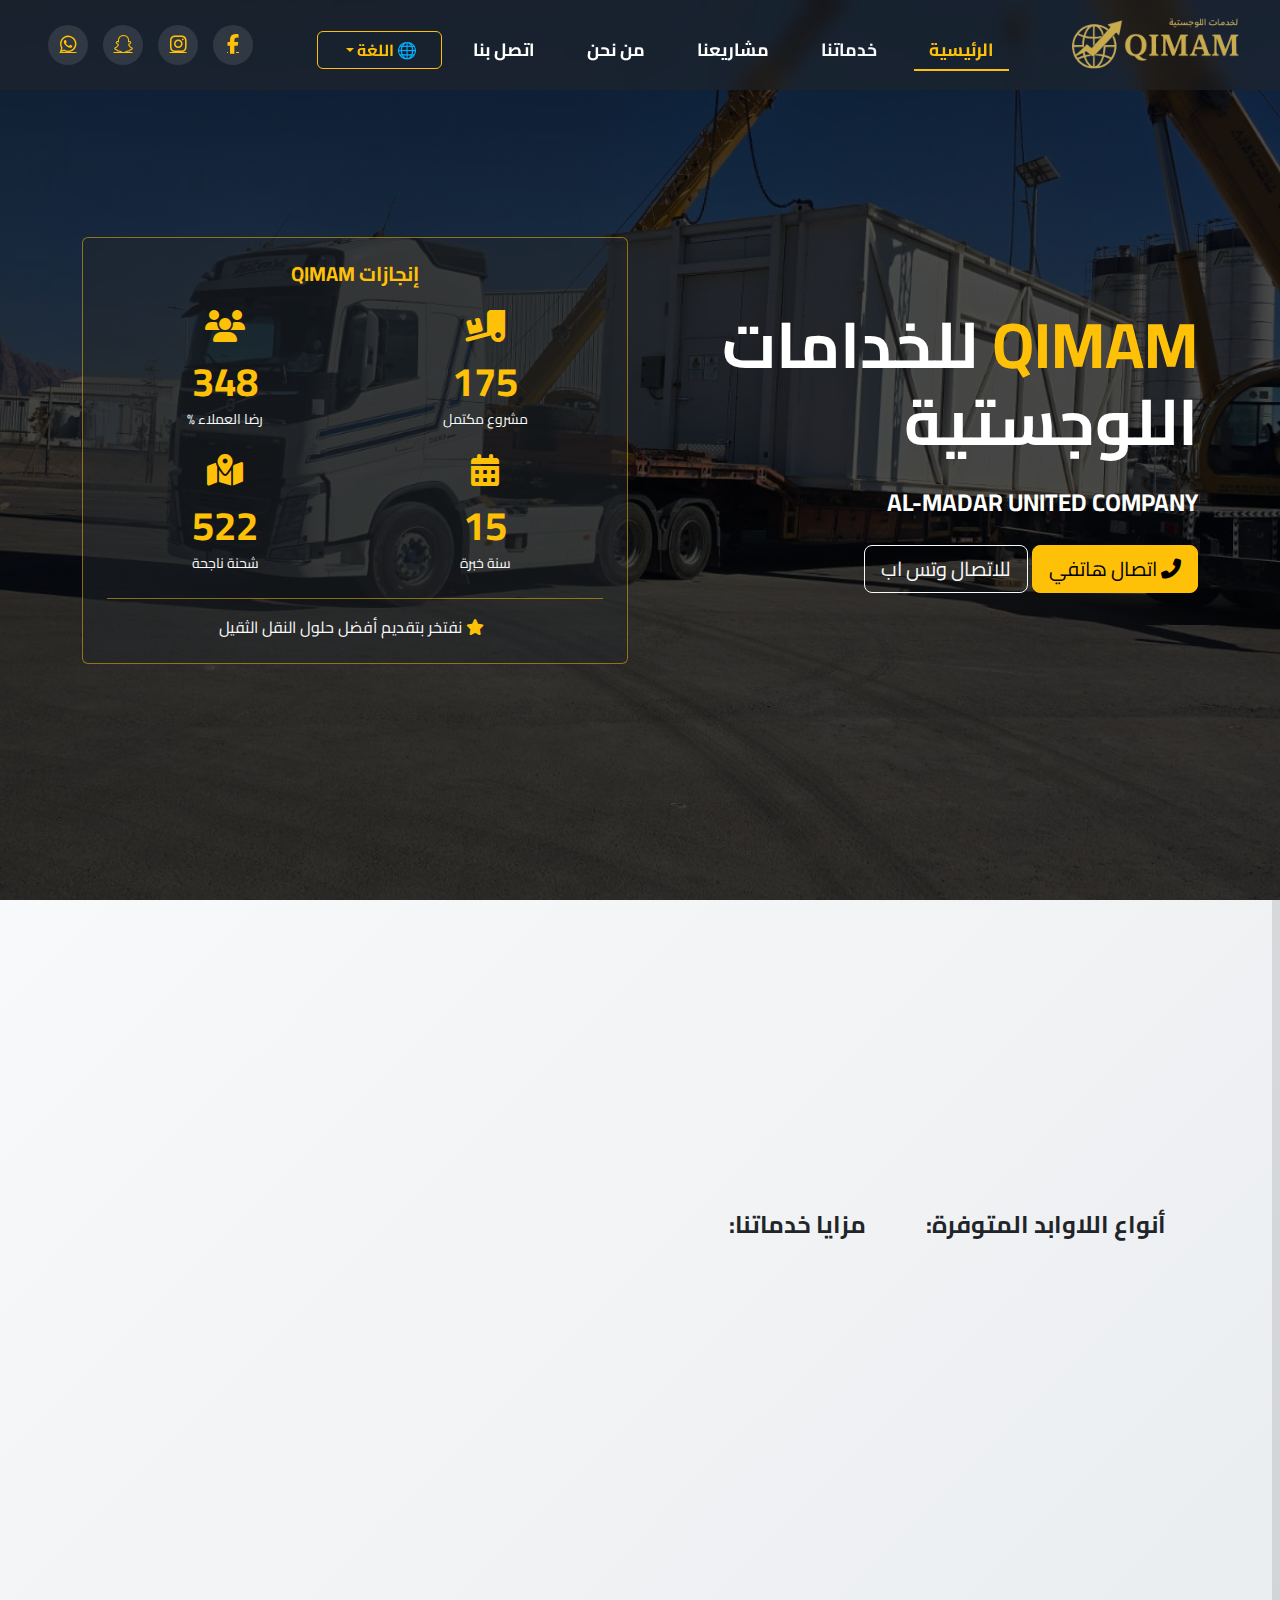
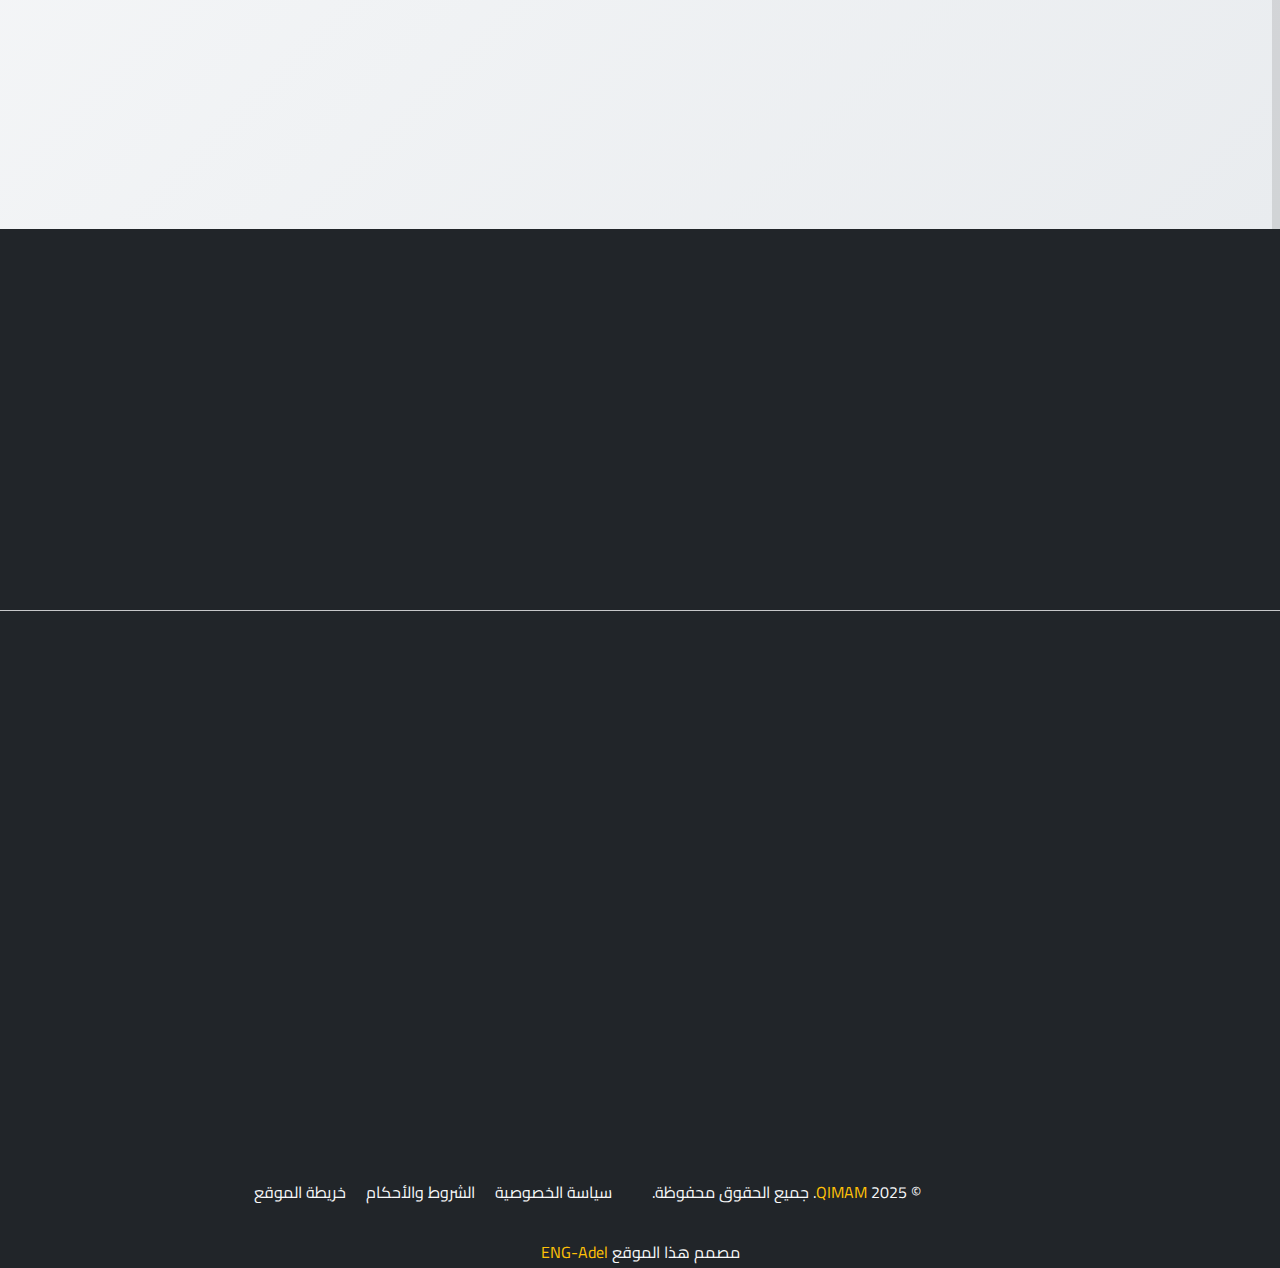
<file: index.html>
<!DOCTYPE html>
<html lang="ar" dir="rtl">

<head>
  <meta charset="UTF-8" />
  <meta name="viewport" content="width=device-width, initial-scale=1.0" />


  <!-- ====================== SEO BASICS ====================== -->
  <title>تأجير لوبد بالرياض | QIMAM للنقل الثقيل والخدمات اللوجستية</title>
  <meta name="description"
    content="شركة قمم للنقل تقدم خدمات تأجير لوبد بالرياض لنقل المعدات الثقيلة والسيارات بأمان وسرعة، بأسطول حديث وأسعار منافسة." />
  <meta name="keywords"
    content="تأجير لوبد بالرياض, لوبد للايجار بالرياض, نقل معدات ثقيلة الرياض, شركة قمم للنقل الثقيل, QIMAM, Lowbed Rental Riyadh, Heavy Transport Riyadh" />
  <meta name="robots" content="index, follow" />
  <meta name="author" content="شركة قمم للنقل الثقيل والخدمات اللوجستية" />
  <link rel="canonical" href="https://qimam-elmadar.com/" />

  <!-- ====================== MULTI LANGUAGE SUPPORT ====================== -->
  <link rel="alternate" href="https://qimam-elmadar.com/" hreflang="ar" />
  <link rel="alternate" href="https://qimam-elmadar.com/en/" hreflang="en" />
  <link rel="alternate" href="https://qimam-elmadar.com/" hreflang="x-default" />

  <!-- ====================== SOCIAL META ====================== -->
  <meta property="og:locale" content="ar_SA" />
  <meta property="og:type" content="website" />
  <meta property="og:title" content="تأجير لوبد بالرياض | شركة قمم للنقل الثقيل" />
  <meta property="og:description"
    content="تأجير لوبد بالرياض بأفضل الأسعار وخدمة نقل آمنة وسريعة للمعدات الثقيلة من شركة قمم." />
  <meta property="og:url" content="https://qimam-elmadar.com/" />
  <meta property="og:site_name" content="شركة قمم للنقل الثقيل" />
  <meta property="og:image" content="https://qimam-elmadar.com/images/lowbed.jpg" />

  <meta name="twitter:card" content="summary_large_image" />
  <meta name="twitter:title" content="تأجير لوبد بالرياض | شركة قمم للنقل الثقيل" />
  <meta name="twitter:description"
    content="شركة قمم تقدم خدمات تأجير لوبد بالرياض بأسطول حديث وخدمة احترافية." />
  <meta name="twitter:image" content="https://qimam-elmadar.com/images/lowbed.jpg" />

  <!-- ====================== STRUCTURED DATA ====================== -->
  <script type="application/ld+json">
    {
      "@context": "https://schema.org",
      "@type": "LocalBusiness",
      "name": "شركة قمم للنقل الثقيل والخدمات اللوجستية",
      "image": "https://qimam-elmadar.com/images/lowbed.jpg",
      "@id": "https://qimam-elmadar.com/",
      "url": "https://qimam-elmadar.com/",
      "telephone": "+966557087329",
      "address": {
        "@type": "PostalAddress",
        "streetAddress": "الرياض",
        "addressLocality": "الرياض",
        "addressCountry": "SA"
      },
      "geo": {
        "@type": "GeoCoordinates",
        "latitude": 24.7136,
        "longitude": 46.6753
      },
      "openingHours": "Mo-Su 00:00-23:59",
      "priceRange": "$$",
      "description": "تأجير لوبد بالرياض لنقل المعدات الثقيلة والسيارات بأمان وسرعة من شركة قمم للنقل الثقيل."
    }
  </script>

  <!-- ====================== SEARCH ACTION SCHEMA ====================== -->
  <script type="application/ld+json">
    {
      "@context": "https://schema.org",
      "@type": "WebSite",
      "url": "https://qimam-elmadar.com/",
      "potentialAction": {
        "@type": "SearchAction",
        "target": "https://qimam-elmadar.com/search?q={search_term_string}",
        "query-input": "required name=search_term_string"
      }
    }
  </script>

  <!-- ====================== FAQ STRUCTURED DATA ====================== -->
  <script type="application/ld+json">
    {
      "@context": "https://schema.org",
      "@type": "FAQPage",
      "mainEntity": [
        {
          "@type": "Question",
          "name": "ما هي خدمات شركة قمم للنقل الثقيل؟",
          "acceptedAnswer": {
            "@type": "Answer",
            "text": "نقدم خدمات تأجير لوبد بالرياض ونقل المعدات الثقيلة والسيارات والآليات داخل وخارج الرياض بأعلى معايير الأمان."
          }
        },
        {
          "@type": "Question",
          "name": "كيف يمكنني حجز لوبد بالرياض؟",
          "acceptedAnswer": {
            "@type": "Answer",
            "text": "يمكنك الاتصال بنا مباشرة عبر الهاتف 0557087329 أو من خلال واتساب للحجز السريع."
          }
        },
        {
          "@type": "Question",
          "name": "هل توفرون خدمة النقل بين المدن؟",
          "acceptedAnswer": {
            "@type": "Answer",
            "text": "نعم، نوفر خدمات النقل الثقيل بين جميع مدن المملكة بأسعار تنافسية."
          }
        }
      ]
    }
  </script>

  <!-- ====================== STYLES & ICONS ====================== -->
   <link rel="preload" href="https://fonts.googleapis.com/css2?family=Cairo:wght@300;400;600;700&display=swap" as="style">

  <link rel="icon" href="images/favicon.ico" type="image/x-icon" />
  <link rel="stylesheet" href="https://cdn.jsdelivr.net/npm/bootstrap@5.3.0/dist/css/bootstrap.min.css" />
  <link rel="stylesheet" href="https://cdnjs.cloudflare.com/ajax/libs/font-awesome/6.4.0/css/all.min.css" />
  <link rel="stylesheet" href="https://cdnjs.cloudflare.com/ajax/libs/animate.css/4.1.1/animate.min.css" />
  <link href="https://fonts.googleapis.com/css2?family=Cairo:wght@300;400;600;700&display=swap" rel="stylesheet" />
  <link rel="stylesheet" href="css/style.css" />
</head>



<body loading="lazy">
    <!-- شريط التنقل -->
    <nav class="navbar navbar-expand-lg navbar-dark fixed-top ">

        <!-- اللوجو على اليسار -->
        <a class="navbar-brand me-0 " href="index.html">
            <img class="logo-img" src="logo/WhatsApp_Image_2025-10-25_at_7.09.24_PM-removebg-preview.png" alt="logo">
        </a>

        <!-- زر القائمة -->
        <button class="navbar-toggler border-0" type="button" data-bs-toggle="collapse" data-bs-target="#navbarNav">
            <span class="navbar-toggler-icon"></span>
        </button>

<!-- القائمة في المنتصف -->
<div class="collapse navbar-collapse" id="navbarNav">
  <ul class="navbar-nav mx-auto fw-bold">
    <li class="nav-item">
      <a class="nav-link text-warning active" href="index.html">الرئيسية</a>
    </li>
    <li class="nav-item">
      <a class="nav-link text-light" href="servces.html">خدماتنا</a>
    </li>
    <li class="nav-item">
      <a class="nav-link text-white" href="projects.html">مشاريعنا</a>
    </li>
    <li class="nav-item">
      <a class="nav-link text-white" href="about.html">من نحن</a>
    </li>
    <li class="nav-item">
      <a class="nav-link text-white" href="contact.html">اتصل بنا</a>
    </li>
  </ul>

  <!--  زر تغيير اللغة -->
  <div class="dropdown ms-lg-3 mt-3 mt-lg-0 text-center text-lg-start">
    <button
      class="btn btn-outline-warning dropdown-toggle fw-bold px-4"
      type="button"
      id="languageDropdown"
      data-bs-toggle="dropdown"
      aria-expanded="false"
    >
      🌐 اللغة
    </button>
    <ul class="dropdown-menu dropdown-menu-end bg-dark" aria-labelledby="languageDropdown">
      <li>
        <a class="dropdown-item text-white fw-semibold active" href="index.html">العربية</a>
      </li>
      <li>
        <a class="dropdown-item text-white fw-semibold" href="index-E.html">English</a>
      </li>
    </ul>
  </div>
</div>


          <!-- السوشيال ميديا على اليمين -->
        <div class="nav-social d-none d-lg-flex align-items-center mx-5">
            <a href="https://www.facebook.com/share/g/14TC215Wuqz/?mibextid=wwXIfr" class="text-warning" title="Facebook">
                <i class="fab fa-facebook-f"></i>
            </a>
            <a href="https://www.instagram.com/2016qimam/" class="text-warning" title="Instagram">
                <i class="fab fa-instagram"></i>
            </a>
            <a href="https://snapchat.com/t/yZ1PTGJZ" class="text-warning" title="Snapchat">
                <i class="fab fa-snapchat-ghost"></i>
            </a>
            <a href="https://api.whatsapp.com/send/?phone=966557087329" class="text-warning" title="WhatsApp">
                <i class="fab fa-whatsapp"></i>
            </a>
        </div>

    </nav>
    <!-- Hero Section -->
    <section id="home" class="hero-section d-flex align-items-center">
        <div class="container">
            <div class="row align-items-center">
                <div class="col-lg-6">
                    <h1 class="display-3 fw-bold mb-4 animate__animated animate__fadeInUp">
                        <span class="text-warning">QIMAM</span> للخدامات اللوجستية
                    </h1>
                    <p class="lead mb-4 animate__animated animate__fadeInUp animate__delay-1s fs-4 fw-bold">
                        AL-MADAR UNITED COMPANY
                    </p>
                    <div class="animate__animated animate__fadeInUp animate__delay-2s">
                        <a href="tel:0557087329"> <button class="btn btn-warning btn-lg  hover-effect">
                                <i class="fa-solid fa-phone-flip"></i> اتصال هاتفي
                            </button></a>

                        <a href="https://api.whatsapp.com/send/?phone=966557087329">
                            <button class="btn btn-outline-light btn-lg hover-effect">
                                للاتصال وتس اب
                            </button>
                        </a>

                    </div>
                </div>
                <div class="col-lg-6">
                    <div class="card bg-dark bg-opacity-50 text-white border-warning border-opacity-50 animate-on-scroll"
                        data-animate="fadeInLeft">
                        <div class="card-body p-4 text-center">
                            <h5 class="card-title text-warning mb-4 fw-bold">إنجازات QIMAM</h5>

                            <div class="row text-center">
                                <!-- العداد 1 -->
                                <div class="col-6 mb-4">
                                    <div class="counter-item">
                                        <i class="fas fa-truck-loading text-warning fa-2x mb-3"></i>
                                        <div class="display-6 fw-bold text-warning count" data-target="500">0</div>
                                        <small class="text-light">مشروع مكتمل</small>
                                    </div>
                                </div>

                                <!-- العداد 2 -->
                                <div class="col-6 mb-4">
                                    <div class="counter-item">
                                        <i class="fas fa-users text-warning fa-2x mb-3"></i>
                                        <div class="display-6 fw-bold text-warning count" data-target="980">0</div>
                                        <small class="text-light">رضا العملاء %</small>
                                    </div>
                                </div>

                                <!-- العداد 3 -->
                                <div class="col-6">
                                    <div class="counter-item">
                                        <i class="fas fa-calendar-alt text-warning fa-2x mb-3"></i>
                                        <div class="display-6 fw-bold text-warning count" data-target="15">0</div>
                                        <small class="text-light">سنة خبرة</small>
                                    </div>
                                </div>

                                <!-- العداد 4 -->
                                <div class="col-6">
                                    <div class="counter-item">
                                        <i class="fas fa-map-marked-alt text-warning fa-2x mb-3"></i>
                                        <div class="display-6 fw-bold text-warning count" data-target="1500">0</div>
                                        <small class="text-light">شحنة ناجحة</small>
                                    </div>
                                </div>
                            </div>

                            <div class="mt-4 pt-3 border-top border-warning border-opacity-50">
                                <p class="text-light mb-0">
                                    <i class="fas fa-star text-warning me-2"></i>
                                    نفتخر بتقديم أفضل حلول النقل الثقيل
                                </p>
                            </div>
                        </div>
                    </div>
                </div>
            </div>
        </div>
    </section>

    <!-- بقية الجسم (body) كما أرسلت بالضبط — لم ألمسه مطلقًا -->
    <!-- قسم المقالات اللوجستية -->
    <section class="logistics-section py-5">
        <!-- شريط التقدم -->
        <div class="progress-bar-container">
            <div class="progress-bar" id="sectionProgress"></div>
        </div>

        <div class="container">
            <div class="row align-items-center">
                <!-- محتوى المقال -->
                <div class="col-lg-7 mb-4 mb-lg-0">
                    <div class="article-content">
                        <h2 class="section-title fw-bold display-5">الخدمات اللوجستية المتكاملة واللاوابد</h2>
                        <p class="lead-text lead text-muted mb-4">
                            نقدم حلولاً لوجستية متكاملة تشمل نقل البضائع والمعدات الثقيلة عبر مجموعة متنوعة من اللاوابد
                            المتخصصة التي تلبي جميع متطلبات المشاريع.
                        </p>

                        <div class="row">
                            <div class="col-md-6">
                                <h4 class="fw-bold text-dark mb-3">أنواع اللاوابد المتوفرة:</h4>
                                <ul class="feature-list">
                                    <li>مقطورات منخفضة الأحمال</li>
                                    <li>مقطورات مسطحة متعددة المحاور</li>
                                    <li>مقطورات صهاريج لنقل السوائل</li>
                                    <li>مقطورات مخصصة للمعدات الثقيلة</li>
                                    <li>مقطورات مبردة للبضائع الحساسة</li>
                                </ul>
                            </div>
                            <div class="col-md-6">
                                <h4 class="fw-bold text-dark mb-3">مزايا خدماتنا:</h4>
                                <ul class="feature-list">
                                    <li>شبكة نقل واسعة تغطي جميع المناطق</li>
                                    <li>أسطول حديث ومجهز بأحدث التقنيات</li>
                                    <li>فريق متخصص في النقل اللوجستي</li>
                                    <li>تتبع مباشر للشحنات</li>
                                    <li>تأمين شامل على البضائع</li>
                                </ul>
                            </div>
                        </div>

                        <!-- بطاقات الإحصائيات -->
                        <div class="stats-cards">
                            <div class="row g-4">
                                <div class="col-md-4">
                                    <div class="stat-card text-center p-4">
                                        <div class="stat-icon mb-3">
                                            <i class="fas fa-truck fa-3x text-warning"></i>
                                        </div>
                                        <h3 class="stat-number text-warning fw-bold">150+</h3>
                                        <p class="stat-label text-muted mb-0">مقطورة نشطة</p>
                                        <div class="stat-progress mt-3">
                                            <div class="progress" style="height: 6px;">
                                                <div class="progress-bar bg-warning" style="width: 85%"></div>
                                            </div>
                                        </div>
                                    </div>
                                </div>
                                <div class="col-md-4">
                                    <div class="stat-card text-center p-4">
                                        <div class="stat-icon mb-3">
                                            <i class="fas fa-project-diagram fa-3x text-success"></i>
                                        </div>
                                        <h3 class="stat-number text-success fw-bold">500+</h3>
                                        <p class="stat-label text-muted mb-0">مشروع مكتمل</p>
                                        <div class="stat-progress mt-3">
                                            <div class="progress" style="height: 6px;">
                                                <div class="progress-bar bg-success" style="width: 92%"></div>
                                            </div>
                                        </div>
                                    </div>
                                </div>
                                <div class="col-md-4">
                                    <div class="stat-card text-center p-4">
                                        <div class="stat-icon mb-3">
                                            <i class="fas fa-smile fa-3x text-primary"></i>
                                        </div>
                                        <h3 class="stat-number text-primary fw-bold">98%</h3>
                                        <p class="stat-label text-muted mb-0">رضا العملاء</p>
                                        <div class="stat-progress mt-3">
                                            <div class="progress" style="height: 6px;">
                                                <div class="progress-bar bg-primary" style="width: 98%"></div>
                                            </div>
                                        </div>
                                    </div>
                                </div>
                            </div>
                        </div>
                    </div>
                </div>

                <!-- صورة المقطورة -->
                <div class="col-lg-5">
                    <img src="img/WhatsApp Image 2025-10-21 at 5.12.31 PM (3).jpeg" alt="مقطورة نقل معدات"
                        class="trailer-img w-100">
                </div>
            </div>
        </div>
    </section>

    <!-- Tracking Section - بإستخدام animate.css -->
    <section id="tracking" class="py-5 bg-dark text-white">
        <div class="container">
            <div class="row align-items-center">
                <div class="col-lg-6 animate-on-scroll" data-animate="fadeInLeft">
                    <h3 class="display-5 fw-bold mb-4">تتبع شحنتك <span class="text-warning">أونلاين</span></h3>
                    <p class="lead mb-4">تابع شحنتك خطوة بخطوة من لحظة التحميل حتى الوصول للوجهة النهائية</p>
                    <ul class="list-unstyled">
                        <li class="mb-3 animate-on-scroll" data-animate="fadeInLeft" data-delay="100">
                            <i class="fas fa-check-circle text-warning me-2"></i>تحديد الموقع اللحظي
                        </li>
                        <li class="mb-3 animate-on-scroll" data-animate="fadeInLeft" data-delay="200">
                            <i class="fas fa-check-circle text-warning me-2"></i>تقارير يومية بالصور
                        </li>
                        <li class="mb-3 animate-on-scroll" data-animate="fadeInLeft" data-delay="300">
                            <i class="fas fa-check-circle text-warning me-2"></i>إشعارات فورية
                        </li>
                    </ul>
                </div>
                <div class="col-lg-6 animate-on-scroll" data-animate="fadeInRight" data-delay="200">
                    <div class="card bg-secondary">
                        <div class="card-body p-4">
                            <h5 class="card-title mb-4">أدخل رقم الشحنة</h5>
                            <div class="input-group mb-3">
                                <input type="text" class="form-control form-control-lg"
                                    placeholder="مثال: QMM-2024-001">
                                <button class="btn btn-warning btn-lg hover-effect">
                                    <i class="fas fa-search-location me-2"></i>تتبع
                                </button>
                            </div>
                            <small class="text-light">يمكنك العثور على رقم الشحنة في إيصال الاستلام</small>
                        </div>
                    </div>
                </div>
            </div>
        </div>
    </section>
    <hr class="my-0">

    <!-- Footer -->
    <footer class="bg-dark text-white pt-5">
        <div class="container">
            <div class="row g-4">
                <!-- Column 1: About -->
                <div class="col-lg-4 col-md-6 animate-on-scroll animate-fade-in-up">
                    <div class="footer-about">
                        <img style="width: 60%; height: 60%;"
                            src="logo/WhatsApp_Image_2025-10-25_at_7.09.24_PM-removebg-preview.png" alt="QIMAM">

                        <p class="text-light mb-4">
                            شركة رائدة في مجال النقل الثقيل والحلول اللوجستية المتكاملة.
                            نقدم خدماتنا بأعلى معايير الجودة والسلامة.
                        </p>
                        <div class="social-links">
                            <!-- Facebook -->
                            <a href="https://www.facebook.com/share/g/14TC215Wuqz/?mibextid=wwXIfr" class="social-btn facebook me-2 hover-effect" title="Facebook">
                                <i class="fab fa-facebook-f fa-lg"></i>
                            </a>
                            <!-- Instagram -->
                            <a href="https://www.instagram.com/2016qimam/" class="social-btn instagram me-2 hover-effect" title="Instagram">
                                <i class="fab fa-instagram fa-lg"></i>
                            </a>
                            <!-- Snapchat -->
                            <a href="https://snapchat.com/t/yZ1PTGJZ" class="social-btn snapchat me-2 hover-effect" title="Snapchat">
                                <i class="fab fa-snapchat-ghost fa-lg"></i>
                            </a>
                            <!-- WhatsApp -->
                            <a href="https://api.whatsapp.com/send/?phone=966557087329"
                                class="social-btn whatsapp me-2 hover-effect" title="WhatsApp">
                                <i class="fab fa-whatsapp fa-lg"></i>
                            </a>
                        </div>
                    </div>
                </div>

                <!-- Column 2: Quick Links -->
                <div class="col-lg-2 col-md-6 animate-on-scroll animate-fade-in-up delay-100">
                    <h6 class="fw-bold mb-4 text-warning">روابط سريعة</h6>
                    <ul class="list-unstyled">
                        <li class="mb-2">
                            <a href="index.html" class="text-warning text-decoration-none hover-effect service-item">
                                <i class="fas fa-arrow-left text-warning me-3 small transition-all mx-1"></i>الرئيسية
                            </a>
                        </li>
                        <li class="mb-2">
                            <a href="servces.html" class="text-white text-decoration-none hover-effect service-item">
                                <i class="fas fa-arrow-left text-warning me-3 small transition-all mx-1"></i>خدماتنا
                            </a>
                        </li>
                        <li class="mb-2">
                            <a href="projects.html" class="text-white text-decoration-none hover-effect service-item">
                                <i class="fas fa-arrow-left text-warning me-3 small transition-all mx-1"></i>مشاريعنا
                            </a>
                        </li>
                        <li class="mb-2">
                            <a href="contact.html" class="text-white text-decoration-none hover-effect service-item">
                                <i class="fas fa-arrow-left text-warning me-3 small transition-all mx-1"></i>اتصل بنا 
                            </a>
                        </li>
                        <li class="mb-2">
                            <a href="about.html" class="text-white text-decoration-none hover-effect service-item">
                                <i class="fas fa-arrow-left text-warning me-3 small transition-all mx-1"></i>عن الشركة
                            </a>
                        </li>
                    </ul>
                </div>

                <!-- Column 3: Services -->
                <div class="col-lg-3 col-md-6 animate-on-scroll animate-fade-in-up delay-200">
                    <h6 class="fw-bold mb-4 text-warning">خدماتنا</h6>
                    <ul class="list-unstyled">
                        <li class="mb-2">
                            <a href="#" class="text-light text-decoration-none hover-effect service-item">
                                <i class="fas fa-arrow-left text-warning me-3 small transition-all mx-1"></i>نقل المعدات
                                الثقيلة
                            </a>
                        </li>
                        <li class="mb-2">
                            <a href="#" class="text-light text-decoration-none hover-effect service-item">
                                <i class="fas fa-arrow-left text-warning me-3 small transition-all mx-1"></i>النقل متعدد
                                الوسائط
                            </a>
                        </li>
                        <li class="mb-2">
                            <a href="#" class="text-light text-decoration-none hover-effect service-item">
                                <i class="fas fa-arrow-left text-warning me-3 small transition-all mx-1"></i>الحلول
                                اللوجستية
                            </a>
                        </li>
                        <li class="mb-2">
                            <a href="#" class="text-light text-decoration-none hover-effect service-item">
                                <i class="fas fa-arrow-left text-warning me-3 small transition-all mx-1"></i>التخزين
                                والمستودعات
                            </a>
                        </li>
                        <li class="mb-2">
                            <a href="#" class="text-light text-decoration-none hover-effect service-item">
                                <i class="fas fa-arrow-left text-warning me-3 small transition-all mx-1"></i>التركيب
                                والتشغيل
                            </a>
                        </li>
                    </ul>
                </div>

                <!-- Column 4: Contact -->
                <div class="col-lg-3 col-md-6 animate-on-scroll animate-fade-in-up delay-300">
                    <h6 class="fw-bold mb-4 text-warning">اتصل بنا</h6>
                    <div class="contact-info">
                        <div class="d-flex align-items-center mb-3">
                            <div class="icon-wrapper bg-warning rounded-circle d-flex align-items-center justify-content-center me-3"
                                style="width: 35px; height: 35px;">
                                <i class="fas fa-map-marker-alt text-dark" style="font-size: 14px;"></i>
                            </div>
                            <div>
                                <small class="text-light mx-1">المملكة العربية السعودية - الرياض</small>
                            </div>
                        </div>

                        <div class="d-flex align-items-center mb-3">
                            <div class="icon-wrapper bg-warning rounded-circle d-flex align-items-center justify-content-center me-3"
                                style="width: 35px; height: 35px;">
                                <i class="fas fa-phone text-dark" style="font-size: 14px;"></i>
                            </div>
                            <div>

                                <a href="tel:0557087329" class="text-light mx-1 text-decoration-none">0557087329</a>
                            </div>
                        </div>

                        <div class="d-flex align-items-center mb-3">
                            <div class="icon-wrapper bg-warning rounded-circle d-flex align-items-center justify-content-center me-3"
                                style="width: 35px; height: 35px;">
                                <i class="fas fa-envelope text-dark" style="font-size: 14px;"></i>
                            </div>
                            <div>
                                <small class="text-light mx-1">info@qimam-elmadar.com</small>
                            </div>
                        </div>

                        <div class="d-flex align-items-center">
                            <div class="icon-wrapper bg-warning rounded-circle d-flex align-items-center justify-content-center me-3"
                                style="width: 35px; height: 35px;">
                                <i class="fas fa-clock text-dark" style="font-size: 14px;"></i>
                            </div>
                            <div>
                                <small class="text-light mx-1">٢٤ ساعة - ٧ أيام</small>
                            </div>
                        </div>
                    </div>
                </div>
            </div>

           <!-- Newsletter Section -->
            <div class="row mt-5 animate-on-scroll animate-fade-in-up">
                <div class="col-12">
                    <div class="card bg-secondary border-0">
                        <div class="card-body p-4">
                            <div class="row align-items-center">
                                <div class="col-lg-6 mb-3 mb-lg-0">
                                    <h6 class="fw-bold mb-2 text-warning">اشترك في نشرتنا البريدية</h6>
                                    <p class="text-light mb-0 small">احصل على آخر العروض والأخبار في مجال النقل الثقيل
                                    </p>
                                </div>
                            </div>
                        </div>
                    </div>
                </div>
            </div>

            <!-- Bottom Footer -->
            <div class="row mt-4 pt-3">
                <div class="col-md-6 text-center text-md-start">
                    <p class="mb-0 text-light ">
                        &copy; 2025 <span class="text-warning">QIMAM</span>. جميع الحقوق محفوظة.
                    </p>
                </div>
                <div class="col-md-6 text-center text-md-end">
                    <div class="footer-links">
                        <a href="#" class="text-light text-decoration-none  me-3 ">سياسة الخصوصية</a>
                        <a href="#" class="text-light text-decoration-none  me-3 ">الشروط والأحكام</a>
                        <a href="#" class="text-light text-decoration-none  me-3 ">خريطة الموقع</a>
                    </div>
                </div>
            </div>

            <!-- قسم المصمم -->
            <div class="row mt-3 pt-3">
                <div class="col-12 text-center">
                    <div class="text-light hover-effect my-1">
                        مصمم هذا الموقع
                        <a href="https://www.linkedin.com/in/eng-adel-elgyoushy-193084365/"
                            class="text-decoration-none text-warning">ENG-Adel</a>
                    </div>
                </div>
            </div>
        </div>
    </footer>

    <!-- زر السكرول للأعلى -->
    <button id="backToTop" class="back-to-top">
        ↑
    </button>

    <!-- Bootstrap & JavaScript -->
    <script src="https://cdn.jsdelivr.net/npm/bootstrap@5.3.0/dist/js/bootstrap.bundle.min.js"></script>
    <script src="js/main.js"></script>
</body>

</html>
</html>
</file>
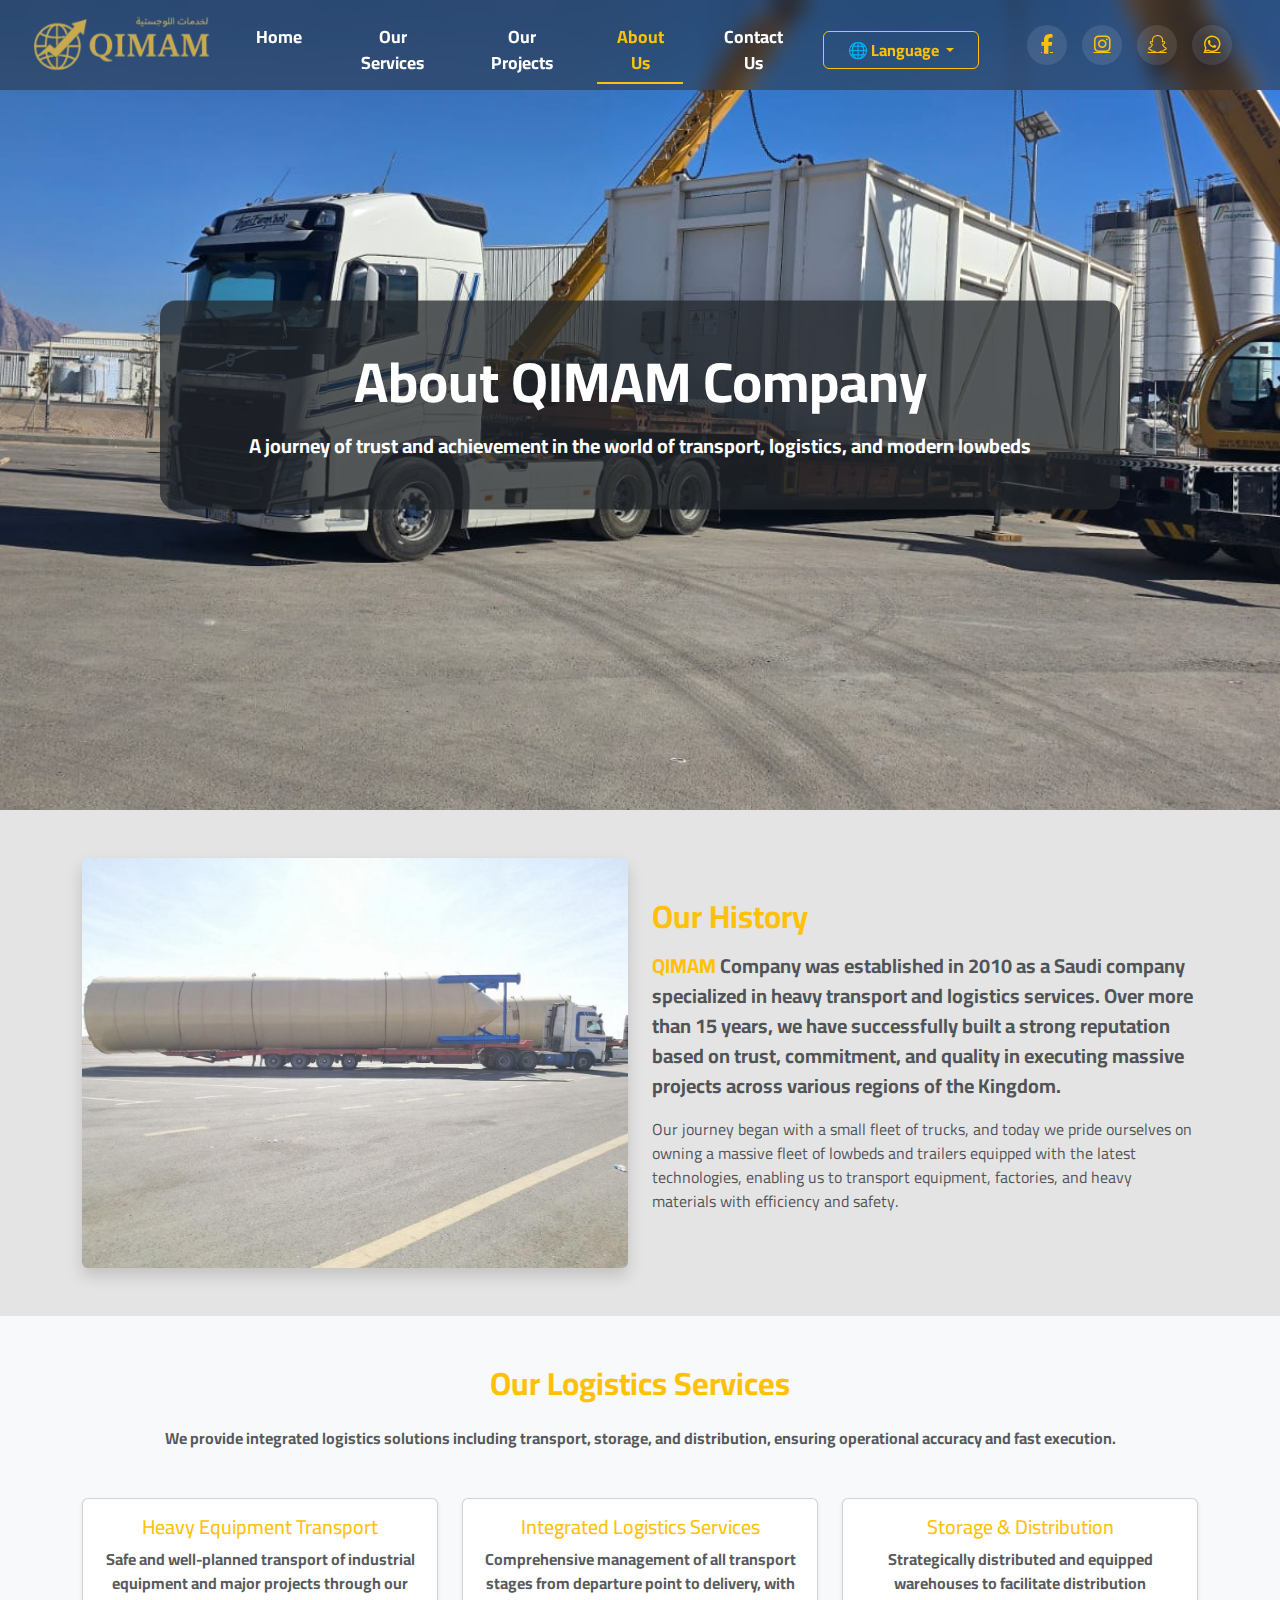
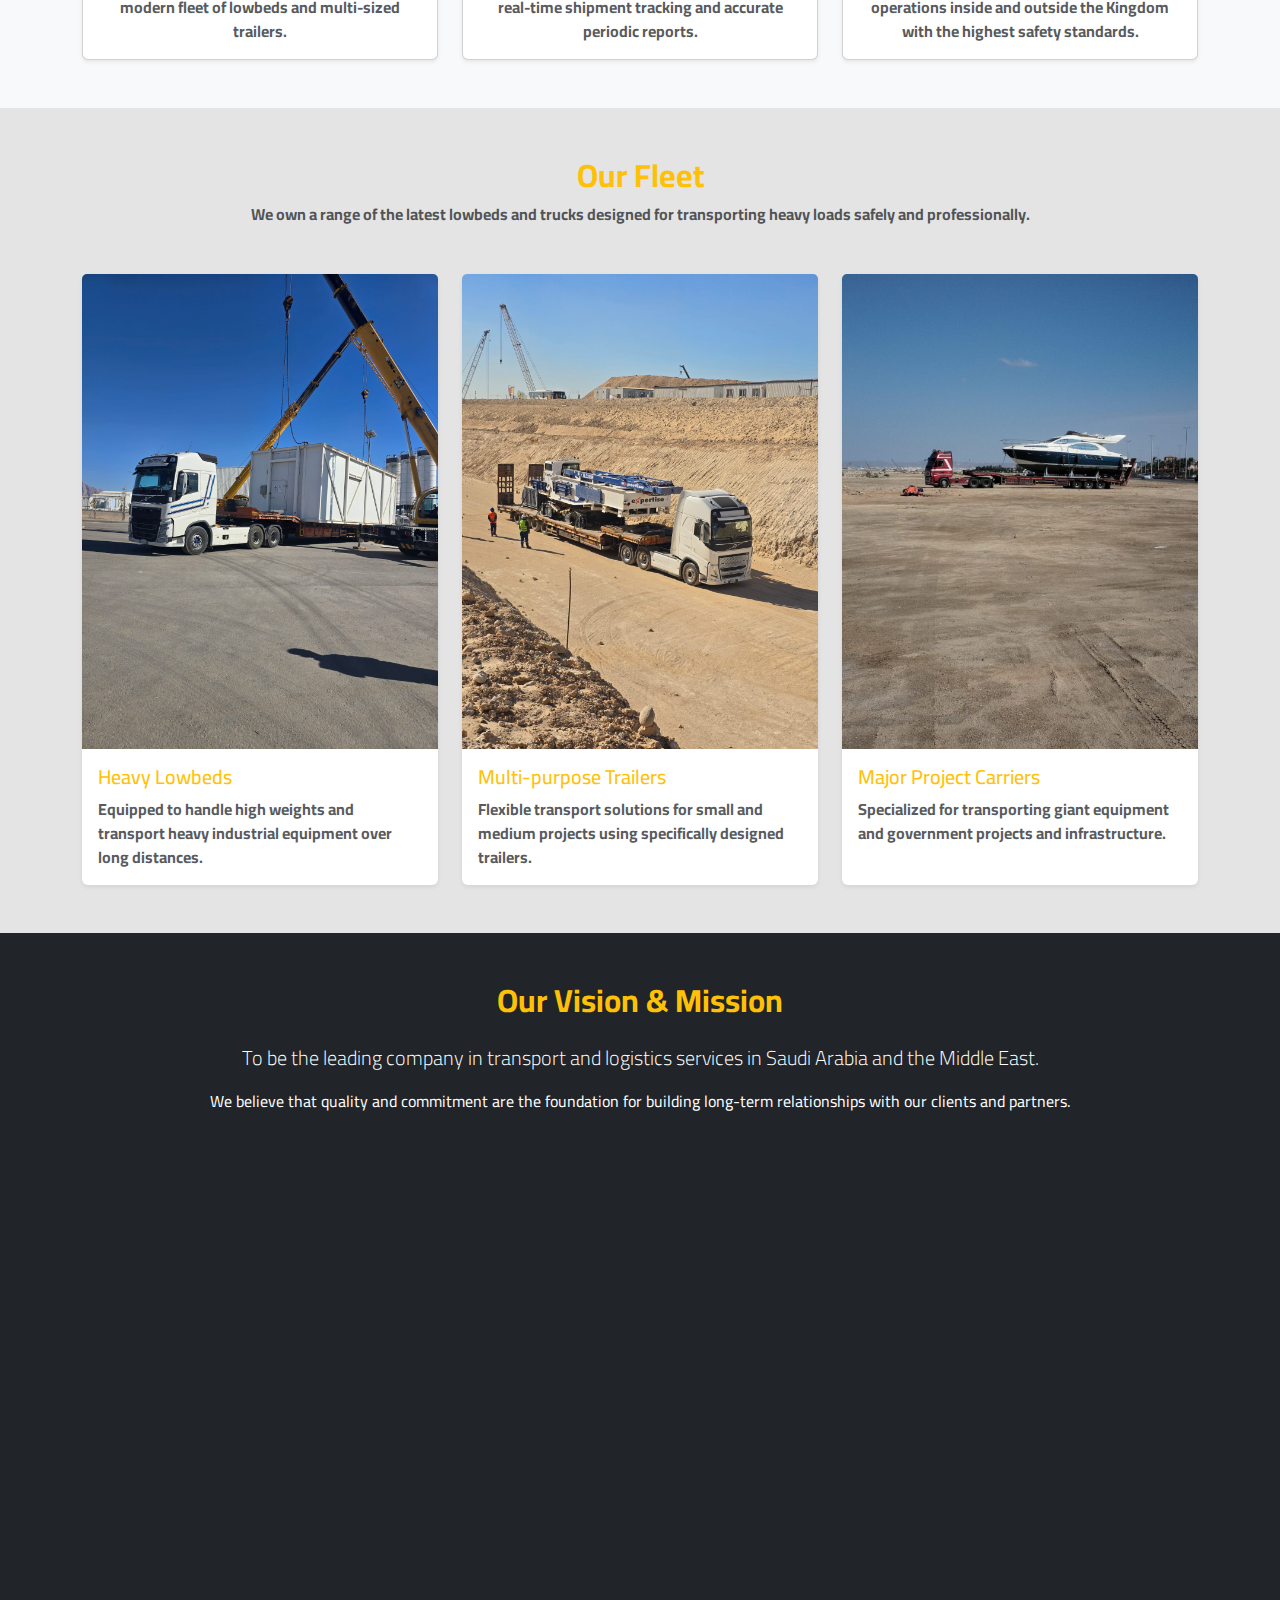
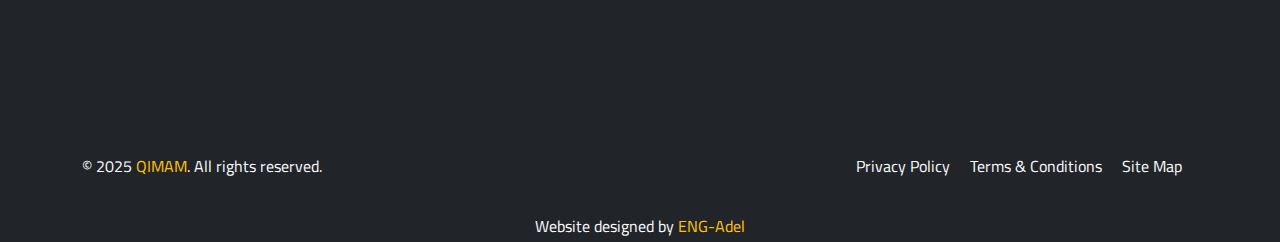
<file: about-E.html>
<!DOCTYPE html>
<html lang="en" dir="ltr">

<head>
  <meta charset="UTF-8" />
  <meta name="viewport" content="width=device-width, initial-scale=1.0" />

  <!-- ====================== SEO BASICS ====================== -->
  <title>Lowbed Rental in Riyadh | QIMAM Heavy Transport & Logistics Services</title>
  <meta name="description"
    content="QIMAM Transport Company offers lowbed rental services in Riyadh for transporting heavy equipment and vehicles safely and quickly, with a modern fleet and competitive prices." />
  <meta name="keywords"
    content="Lowbed Rental Riyadh, Lowbed for Rent Riyadh, Heavy Equipment Transport Riyadh, QIMAM Transport Company, QIMAM, Lowbed Rental Riyadh, Heavy Transport Riyadh" />
  <meta name="robots" content="index, follow" />
  <meta name="author" content="QIMAM Heavy Transport and Logistics Company" />
  <link rel="canonical" href="https://qimam-elmadar.com/en/" />

  <!-- ====================== MULTI LANGUAGE SUPPORT ====================== -->
  <link rel="alternate" href="https://qimam-elmadar.com/" hreflang="ar" />
  <link rel="alternate" href="https://qimam-elmadar.com/en/" hreflang="en" />
  <link rel="alternate" href="https://qimam-elmadar.com/" hreflang="x-default" />

  <!-- ====================== SOCIAL META ====================== -->
  <meta property="og:locale" content="en_US" />
  <meta property="og:type" content="website" />
  <meta property="og:title" content="Lowbed Rental in Riyadh | QIMAM Heavy Transport Company" />
  <meta property="og:description"
    content="Lowbed rental in Riyadh at the best prices with safe and fast transport services for heavy equipment from QIMAM Company." />
  <meta property="og:url" content="https://qimam-elmadar.com/en/" />
  <meta property="og:site_name" content="QIMAM Heavy Transport Company" />
  <meta property="og:image" content="https://qimam-elmadar.com/images/lowbed.jpg" />

  <meta name="twitter:card" content="summary_large_image" />
  <meta name="twitter:title" content="Lowbed Rental in Riyadh | QIMAM Heavy Transport Company" />
  <meta name="twitter:description"
    content="QIMAM Company offers lowbed rental services in Riyadh with a modern fleet and professional service." />
  <meta name="twitter:image" content="https://qimam-elmadar.com/images/lowbed.jpg" />

  <!-- ====================== STRUCTURED DATA ====================== -->
  <script type="application/ld+json">
    {
      "@context": "https://schema.org",
      "@type": "LocalBusiness",
      "name": "QIMAM Heavy Transport and Logistics Company",
      "image": "https://qimam-elmadar.com/images/lowbed.jpg",
      "@id": "https://qimam-elmadar.com/en/",
      "url": "https://qimam-elmadar.com/en/",
      "telephone": "+966557087329",
      "address": {
        "@type": "PostalAddress",
        "streetAddress": "Riyadh",
        "addressLocality": "Riyadh",
        "addressCountry": "SA"
      },
      "geo": {
        "@type": "GeoCoordinates",
        "latitude": 24.7136,
        "longitude": 46.6753
      },
      "openingHours": "Mo-Su 00:00-23:59",
      "priceRange": "$$",
      "description": "Lowbed rental in Riyadh for transporting heavy equipment and vehicles safely and quickly from QIMAM Heavy Transport Company."
    }
  </script>

  <!-- ====================== SEARCH ACTION SCHEMA ====================== -->
  <script type="application/ld+json">
    {
      "@context": "https://schema.org",
      "@type": "WebSite",
      "url": "https://qimam-elmadar.com/en/",
      "potentialAction": {
        "@type": "SearchAction",
        "target": "https://qimam-elmadar.com/en/search?q={search_term_string}",
        "query-input": "required name=search_term_string"
      }
    }
  </script>

  <!-- ====================== FAQ STRUCTURED DATA ====================== -->
  <script type="application/ld+json">
    {
      "@context": "https://schema.org",
      "@type": "FAQPage",
      "mainEntity": [
        {
          "@type": "Question",
          "name": "What services does QIMAM Heavy Transport Company offer?",
          "acceptedAnswer": {
            "@type": "Answer",
            "text": "We provide lowbed rental services in Riyadh and transport of heavy equipment, vehicles, and machinery inside and outside Riyadh with the highest safety standards."
          }
        },
        {
          "@type": "Question",
          "name": "How can I book a lowbed in Riyadh?",
          "acceptedAnswer": {
            "@type": "Answer",
            "text": "You can contact us directly by phone at 0557087329 or through WhatsApp for quick booking."
          }
        },
        {
          "@type": "Question",
          "name": "Do you provide intercity transport services?",
          "acceptedAnswer": {
            "@type": "Answer",
            "text": "Yes, we provide heavy transport services between all cities in the Kingdom at competitive prices."
          }
        }
      ]
    }
  </script>

  <!-- ====================== STYLES & ICONS ====================== -->
   <link rel="preload" href="https://fonts.googleapis.com/css2?family=Cairo:wght@300;400;600;700&display=swap" as="style">

  <link rel="icon" href="images/favicon.ico" type="image/x-icon" />
  <link rel="stylesheet" href="https://cdn.jsdelivr.net/npm/bootstrap@5.3.0/dist/css/bootstrap.min.css" />
  <link rel="stylesheet" href="https://cdnjs.cloudflare.com/ajax/libs/font-awesome/6.4.0/css/all.min.css" />
  <link rel="stylesheet" href="https://cdnjs.cloudflare.com/ajax/libs/animate.css/4.1.1/animate.min.css" />
  <link href="https://fonts.googleapis.com/css2?family=Cairo:wght@300;400;600;700&display=swap" rel="stylesheet" />
    <link rel="stylesheet" href="css/about.css">

</head>

<body loading="lazy">
    <!-- Navigation Bar -->
    <nav class="navbar navbar-expand-lg navbar-dark fixed-top position-absolute ">

        <!-- Logo on the left -->
        <a class="navbar-brand me-0 " href="index-E.html">
            <img class="logo-img" src="logo/WhatsApp_Image_2025-10-25_at_7.09.24_PM-removebg-preview.png" alt="logo">
        </a>

        <!-- Menu button -->
        <button class="navbar-toggler border-0" type="button" data-bs-toggle="collapse" data-bs-target="#navbarNav">
            <span class="navbar-toggler-icon"></span>
        </button>

        <!-- Menu in the center -->
        <div class="collapse navbar-collapse" id="navbarNav">
            <ul class="navbar-nav mx-auto fw-bold">
                <li class="nav-item">
                    <a class="nav-link text-white" href="index-E.html">Home</a>
                </li>
                <li class="nav-item">
                    <a class="nav-link text-white" href="servces-E.html">Our Services</a>
                </li>
                <li class="nav-item">
                    <a class="nav-link text-white" href="projects-E.html">Our Projects</a>
                </li>
                <li class="nav-item">
                    <a class="nav-link text-warning active" href="about-E.html">About Us</a>
                </li>
                <li class="nav-item">
                    <a class="nav-link text-white" href="contact-E.html">Contact Us</a>
                </li>
            </ul>
            <!-- Language Change Button -->
  <div class="dropdown ms-lg-3 mt-3 mt-lg-0 text-center text-lg-start">
    <button
      class="btn btn-outline-warning dropdown-toggle fw-bold px-4"
      type="button"
      id="languageDropdown"
      data-bs-toggle="dropdown"
      aria-expanded="false"
    >
      🌐 Language
    </button>
    <ul class="dropdown-menu dropdown-menu-end bg-dark" aria-labelledby="languageDropdown">
      <li>
        <a class="dropdown-item text-white fw-semibold" href="about.html">العربية</a>
      </li>
      <li>
        <a class="dropdown-item text-white fw-semibold active" href="about-E.html">English</a>
      </li>
    </ul>
  </div>
        </div>

               <!-- Social media on the right -->
        <div class="nav-social d-none d-lg-flex align-items-center mx-5">
            <a href="https://www.facebook.com/share/g/14TC215Wuqz/?mibextid=wwXIfr" class="text-warning" title="Facebook">
                <i class="fab fa-facebook-f"></i>
            </a>
            <a href="https://www.instagram.com/2016qimam/" class="text-warning" title="Instagram">
                <i class="fab fa-instagram"></i>
            </a>
            <a href="https://snapchat.com/t/yZ1PTGJZ" class="text-warning" title="Snapchat">
                <i class="fab fa-snapchat-ghost"></i>
            </a>
            <a href="https://api.whatsapp.com/send/?phone=966557087329" class="text-warning" title="WhatsApp">
                <i class="fab fa-whatsapp"></i>
            </a>
        </div>
    </nav>

    <!-- Header -->
    <header class="position-relative text-center text-white mb-5">
        <div class="hero-img"> <!-- Control image height -->
            <img src="img/WhatsApp Image 2025-10-21 at 5.12.29 PM (5).jpeg" class="w-100 h-100 object-fit-cover"
                alt="QIMAM Company Trucks">
        </div>

        <!-- Text over image -->
        <div
            class="position-absolute top-50 start-50 translate-middle bg-dark bg-opacity-75 px-4 py-5 rounded-4 shadow-lg w-75">
            <h1 class="display-4 fw-bold mb-3">About QIMAM Company</h1>
            <p class="lead mb-0 fs-5 fw-bold">
                A journey of trust and achievement in the world of transport, logistics, and modern lowbeds
            </p>
        </div>
    </header>


    <!-- Company History -->
    <section class="container mb-5">
        <div class="row align-items-center">
            <div class="col-lg-6 mb-4 mb-lg-0">
                <img src="img/WhatsApp Image 2025-10-21 at 5.12.32 PM (1).jpeg" class="img-fluid rounded shadow"
                    alt="Company History">
            </div>
            <div class="col-lg-6">
                <h2 class="fw-bold mb-3 text-warning">Our History</h2>
                <p class="text-muted fs-5 fw-bold">
                    <strong class="text-warning fw-bold">QIMAM</strong> Company was established in 2010 as a Saudi company specialized in heavy transport and logistics services.
                    Over more than 15 years, we have successfully built a strong reputation based on trust, commitment, and quality in executing
                    massive projects across various regions of the Kingdom.
                </p>
                <p class="text-muted">
                    Our journey began with a small fleet of trucks, and today we pride ourselves on owning a massive fleet of lowbeds and trailers
                    equipped with the latest technologies,
                    enabling us to transport equipment, factories, and heavy materials with efficiency and safety.
                </p>
            </div>
        </div>
    </section>

    <!-- Logistics Services -->
    <section class="bg-light py-5">
        <div class="container text-center">
            <h2 class="fw-bold mb-4 text-warning">Our Logistics Services</h2>
            <p class="text-muted mb-5 fw-bold">
                We provide integrated logistics solutions including transport, storage, and distribution, ensuring operational accuracy and fast execution.
            </p>
            <div class="row g-4">
                <div class="col-md-4">
                    <div class="card h-100 shadow-sm">
                        <div class="card-body">
                            <h5 class="card-title text-warning">Heavy Equipment Transport</h5>
                            <p class="card-text text-muted fw-bold">
                                Safe and well-planned transport of industrial equipment and major projects through our modern fleet of lowbeds
                                and multi-sized trailers.
                            </p>
                        </div>
                    </div>
                </div>
                <div class="col-md-4">
                    <div class="card h-100 shadow-sm">
                        <div class="card-body">
                            <h5 class="card-title text-warning">Integrated Logistics Services</h5>
                            <p class="card-text text-muted fw-bold">
                                Comprehensive management of all transport stages from departure point to delivery, with real-time shipment tracking
                                and accurate periodic reports.
                            </p>
                        </div>
                    </div>
                </div>
                <div class="col-md-4">
                    <div class="card h-100 shadow-sm">
                        <div class="card-body">
                            <h5 class="card-title text-warning">Storage & Distribution</h5>
                            <p class="card-text text-muted fw-bold">
                                Strategically distributed and equipped warehouses to facilitate distribution operations inside and outside the Kingdom with the highest safety standards.
                            </p>
                        </div>
                    </div>
                </div>
            </div>
        </div>
    </section>

    <!-- Fleet (Lowbeds) -->
    <section class="container py-5">
        <div class="text-center mb-5">
            <h2 class="fw-bold text-warning">Our Fleet</h2>
            <p class="text-muted fw-bold">We own a range of the latest lowbeds and trucks designed for transporting heavy loads safely and professionally.
            </p>
        </div>
        <div class="row g-4">
            <div class="col-md-4">
                <div class="card border-0 shadow-sm h-100">
                    <img src="img/WhatsApp Image 2025-10-21 at 5.12.29 PM (5).jpeg" class="card-img-top"
                        alt="Heavy Lowbed">
                    <div class="card-body">
                        <h5 class="card-title text-warning">Heavy Lowbeds</h5>
                        <p class="card-text text-muted fw-bold">Equipped to handle high weights and transport heavy industrial equipment over
                            long distances.</p>
                    </div>
                </div>
            </div>
            <div class="col-md-4">
                <div class="card border-0 shadow-sm h-100">
                    <img src="img/WhatsApp Image 2025-10-21 at 5.12.29 PM (4).jpeg" class="card-img-top"
                        alt="Multi-purpose Trailers">
                    <div class="card-body">
                        <h5 class="card-title text-warning">Multi-purpose Trailers</h5>
                        <p class="card-text text-muted fw-bold">Flexible transport solutions for small and medium projects using specifically designed
                            trailers.</p>
                    </div>
                </div>
            </div>
            <div class="col-md-4">
                <div class="card border-0 shadow-sm h-100">
                    <img src="img/WhatsApp Image 2025-10-21 at 5.12.29 PM (2).jpeg" class="card-img-top"
                        alt="Major Project Carriers">
                    <div class="card-body">
                        <h5 class="card-title text-warning">Major Project Carriers</h5>
                        <p class="card-text text-muted fw-bold">Specialized for transporting giant equipment and government projects and infrastructure.
                        </p>
                    </div>
                </div>
            </div>
        </div>
    </section>

    <!-- Vision & Mission -->
    <section class="bg-dark text-white text-center py-5">
        <div class="container">
            <h2 class="fw-bold mb-4 text-warning">Our Vision & Mission</h2>
            <p class="lead mb-3">
                To be the leading company in transport and logistics services in Saudi Arabia and the Middle East.
            </p>
            <p class="mb-0">
                We believe that quality and commitment are the foundation for building long-term relationships with our clients and partners.
            </p>
        </div>
    </section>

    <!-- Footer -->
    <footer class="bg-dark text-white pt-5">
        <div class="container">
            <div class="row g-4">
               <!-- Column 1: About -->
                <div class="col-lg-4 col-md-6 animate-on-scroll animate-fade-in-up">
                    <div class="footer-about">
                        <img style="width: 60%; height: 60%;"
                            src="logo/WhatsApp_Image_2025-10-25_at_7.09.24_PM-removebg-preview.png" alt="QIMAM">

                        <p class="text-light mb-4">
                            A leading company in heavy transport and integrated logistics solutions.
                            We provide our services with the highest quality and safety standards.
                        </p>
                        <div class="social-links">
                            <!-- Facebook -->
                            <a href="https://www.facebook.com/share/g/14TC215Wuqz/?mibextid=wwXIfr" class="social-btn facebook me-2 hover-effect" title="Facebook">
                                <i class="fab fa-facebook-f fa-lg"></i>
                            </a>
                            <!-- Instagram -->
                            <a href="https://www.instagram.com/2016qimam/" class="social-btn instagram me-2 hover-effect" title="Instagram">
                                <i class="fab fa-instagram fa-lg"></i>
                            </a>
                            <!-- Snapchat -->
                            <a href="https://snapchat.com/t/yZ1PTGJZ" class="social-btn snapchat me-2 hover-effect" title="Snapchat">
                                <i class="fab fa-snapchat-ghost fa-lg"></i>
                            </a>
                            <!-- WhatsApp -->
                            <a href="https://api.whatsapp.com/send/?phone=966557087329"
                                class="social-btn whatsapp me-2 hover-effect" title="WhatsApp">
                                <i class="fab fa-whatsapp fa-lg"></i>
                            </a>
                        </div>
                    </div>
                </div>

                <!-- Column 2: Quick Links -->
                <div class="col-lg-2 col-md-6 animate-on-scroll animate-fade-in-up delay-100">
                    <h6 class="fw-bold mb-4 text-warning">Quick Links</h6>
                    <ul class="list-unstyled">
                        <li class="mb-2">
                            <a href="index-E.html" class="text-white text-decoration-none hover-effect service-item">
                                <i class="fas fa-arrow-right text-warning me-3 small transition-all mx-1"></i>Home
                            </a>
                        </li>
                        <li class="mb-2">
                            <a href="servces-E.html" class="text-white text-decoration-none hover-effect service-item">
                                <i class="fas fa-arrow-right text-warning me-3 small transition-all mx-1"></i>Our Services
                            </a>
                        </li>
                        <li class="mb-2">
                            <a href="projects-E.html" class="text-white text-decoration-none hover-effect service-item">
                                <i class="fas fa-arrow-right text-warning me-3 small transition-all mx-1"></i>Our Projects
                            </a>
                        </li>
                        <li class="mb-2">
                            <a href="contact-E.html" class="text-white text-decoration-none hover-effect service-item">
                                <i class="fas fa-arrow-right text-warning me-3 small transition-all mx-1"></i>Contact Us
                            </a>
                        </li>
                        <li class="mb-2">
                            <a href="about-E.html" class="text-warning text-decoration-none hover-effect service-item">
                                <i class="fas fa-arrow-right text-warning me-3 small transition-all mx-1"></i>About Company
                            </a>
                        </li>
                    </ul>
                </div>

                <!-- Column 3: Services -->
                <div class="col-lg-3 col-md-6 animate-on-scroll animate-fade-in-up delay-200">
                    <h6 class="fw-bold mb-4 text-warning">Our Services</h6>
                    <ul class="list-unstyled">
                        <li class="mb-2">
                            <a href="#" class="text-light text-decoration-none hover-effect service-item">
                                <i class="fas fa-arrow-right text-warning me-3 small transition-all mx-1"></i>Heavy Equipment Transport
                            </a>
                        </li>
                        <li class="mb-2">
                            <a href="#" class="text-light text-decoration-none hover-effect service-item">
                                <i class="fas fa-arrow-right text-warning me-3 small transition-all mx-1"></i>Multimodal Transport
                            </a>
                        </li>
                        <li class="mb-2">
                            <a href="#" class="text-light text-decoration-none hover-effect service-item">
                                <i class="fas fa-arrow-right text-warning me-3 small transition-all mx-1"></i>Logistics Solutions
                            </a>
                        </li>
                        <li class="mb-2">
                            <a href="#" class="text-light text-decoration-none hover-effect service-item">
                                <i class="fas fa-arrow-right text-warning me-3 small transition-all mx-1"></i>Storage & Warehousing
                            </a>
                        </li>
                        <li class="mb-2">
                            <a href="#" class="text-light text-decoration-none hover-effect service-item">
                                <i class="fas fa-arrow-right text-warning me-3 small transition-all mx-1"></i>Installation & Operation
                            </a>
                        </li>
                    </ul>
                </div>

                <!-- Column 4: Contact -->
                <div class="col-lg-3 col-md-6 animate-on-scroll animate-fade-in-up delay-300">
                    <h6 class="fw-bold mb-4 text-warning">Contact Us</h6>
                    <div class="contact-info">
                        <div class="d-flex align-items-center mb-3">
                            <div class="icon-wrapper bg-warning rounded-circle d-flex align-items-center justify-content-center me-3"
                                style="width: 35px; height: 35px;">
                                <i class="fas fa-map-marker-alt text-dark" style="font-size: 14px;"></i>
                            </div>
                            <div>
                                <small class="text-light mx-1">Kingdom of Saudi Arabia - Riyadh</small>
                            </div>
                        </div>

                        <div class="d-flex align-items-center mb-3">
                            <div class="icon-wrapper bg-warning rounded-circle d-flex align-items-center justify-content-center me-3"
                                style="width: 35px; height: 35px;">
                                <i class="fas fa-phone text-dark" style="font-size: 14px;"></i>
                            </div>
                            <div>
                                <a href="tel:0557087329" class="text-light mx-1 text-decoration-none">0557087329</a>

                            </div>
                        </div>

                        <div class="d-flex align-items-center mb-3">
                            <div class="icon-wrapper bg-warning rounded-circle d-flex align-items-center justify-content-center me-3"
                                style="width: 35px; height: 35px;">
                                <i class="fas fa-envelope text-dark" style="font-size: 14px;"></i>
                            </div>
                            <div>
                                <small class="text-light mx-1">info@qimam-elmadar.com</small>
                            </div>
                        </div>

                        <div class="d-flex align-items-center">
                            <div class="icon-wrapper bg-warning rounded-circle d-flex align-items-center justify-content-center me-3"
                                style="width: 35px; height: 35px;">
                                <i class="fas fa-clock text-dark" style="font-size: 14px;"></i>
                            </div>
                            <div>
                                <small class="text-light mx-1">24 Hours - 7 Days</small>
                            </div>
                        </div>
                    </div>
                </div>
            </div>

                  <!-- Newsletter Section -->
            <div class="row mt-5 animate-on-scroll animate-fade-in-up">
                <div class="col-12">
                    <div class="card bg-secondary border-0">
                        <div class="card-body p-4">
                            <div class="row align-items-center">
                                <div class="col-lg-6 mb-3 mb-lg-0">
                                    <h6 class="fw-bold mb-2 text-warning">Subscribe to Our Newsletter</h6>
                                    <p class="text-light mb-0 small">Get the latest offers and news in heavy transport field
                                    </p>
                                </div>
                            </div>
                        </div>
                    </div>
                </div>
            </div>

            <!-- Bottom Footer -->
            <div class="row mt-4 pt-3">
                <div class="col-md-6 text-center text-md-start">
                    <p class="mb-0 text-light ">
                        &copy; 2025 <span class="text-warning">QIMAM</span>. All rights reserved.
                    </p>
                </div>
                <div class="col-md-6 text-center text-md-end">
                    <div class="footer-links">
                        <a href="#" class="text-light text-decoration-none  me-3 ">Privacy Policy</a>
                        <a href="#" class="text-light text-decoration-none  me-3 ">Terms & Conditions</a>
                        <a href="#" class="text-light text-decoration-none  me-3 ">Site Map</a>
                    </div>
                </div>
            </div>

            <!-- Designer Section -->
            <div class="row mt-3 pt-3">
                <div class="col-12 text-center">
                    <div class="text-light hover-effect my-1">
                        Website designed by
                        <a href="https://www.linkedin.com/in/eng-adel-elgyoushy-193084365/"
                            class="text-decoration-none text-warning">ENG-Adel</a>
                    </div>
                </div>
            </div>
        </div>
    </footer>

    <!-- Back to Top Button -->
    <button id="backToTop" class="back-to-top">
        ↑
    </button>

    <!-- Bootstrap & JavaScript -->
    <script src="https://cdn.jsdelivr.net/npm/bootstrap@5.3.0/dist/js/bootstrap.bundle.min.js"></script>
    <script src="js/main.js"></script>

</body>

</html>
</file>
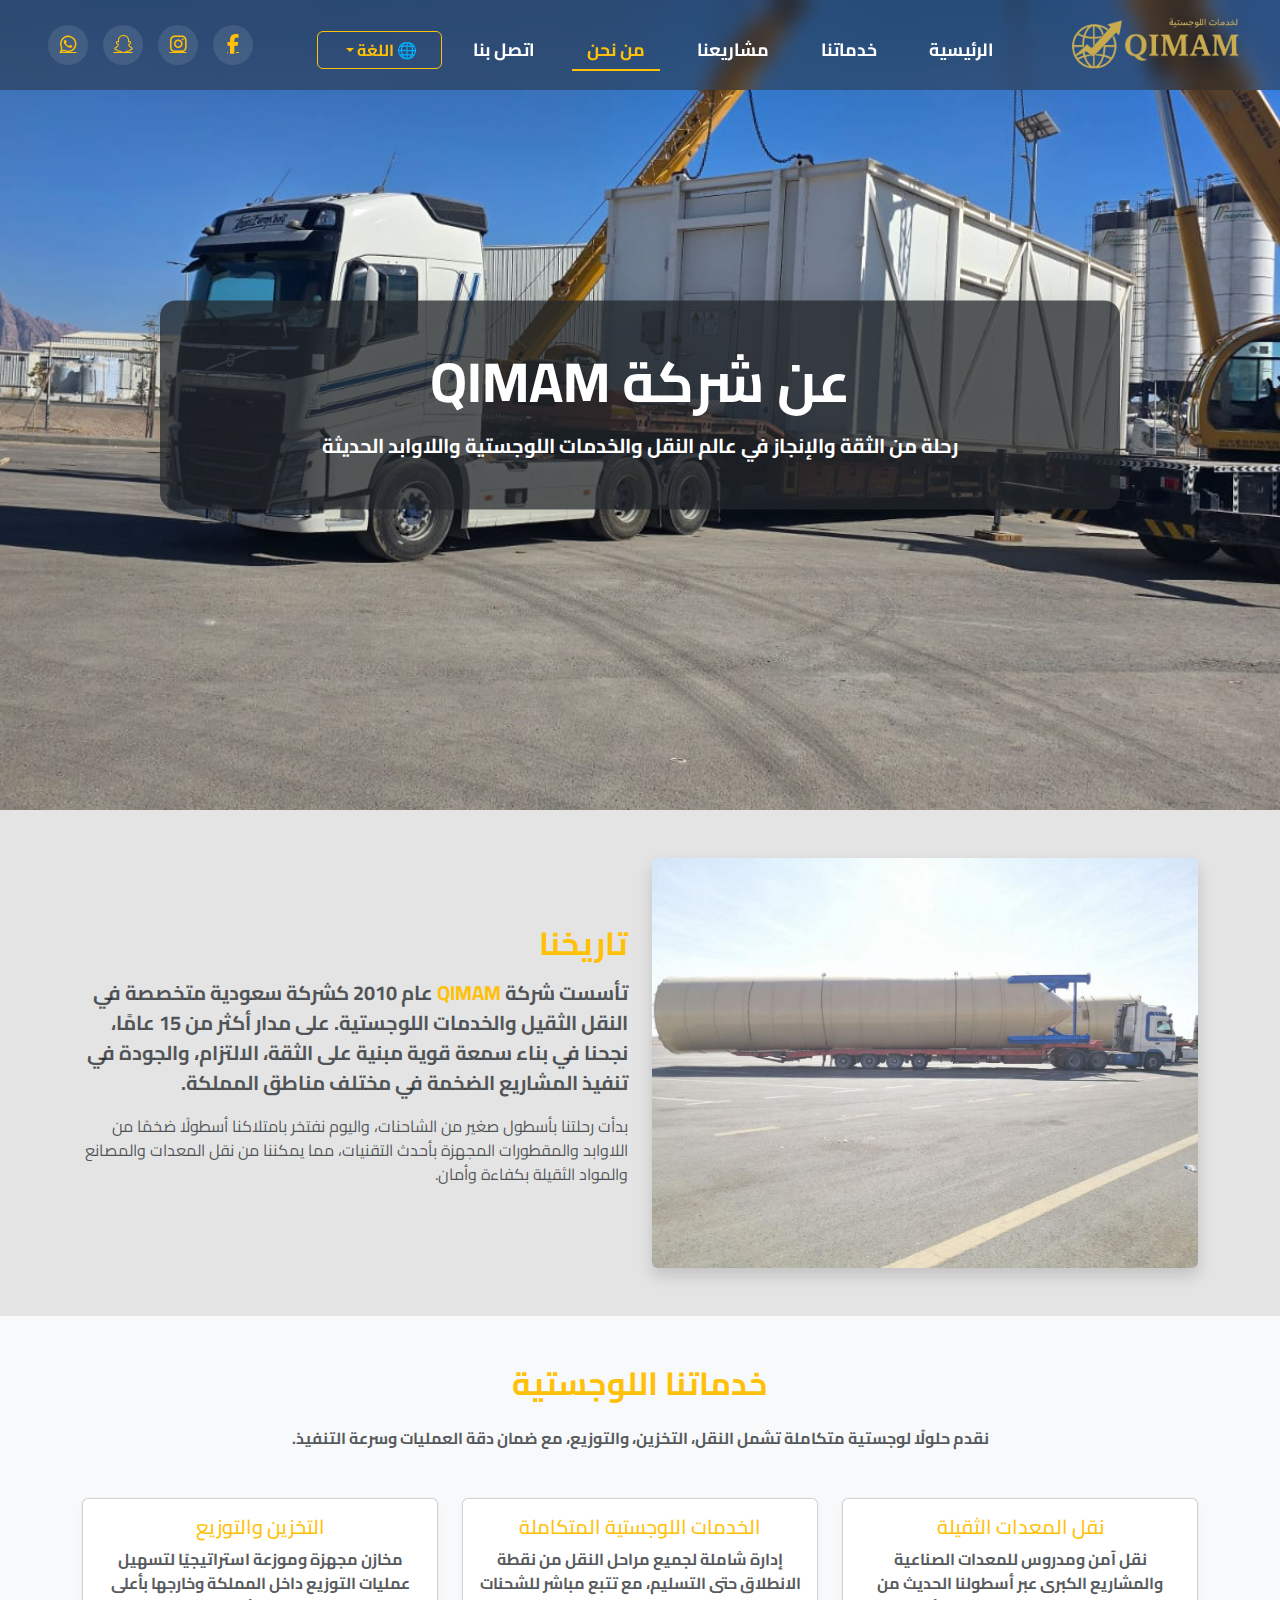
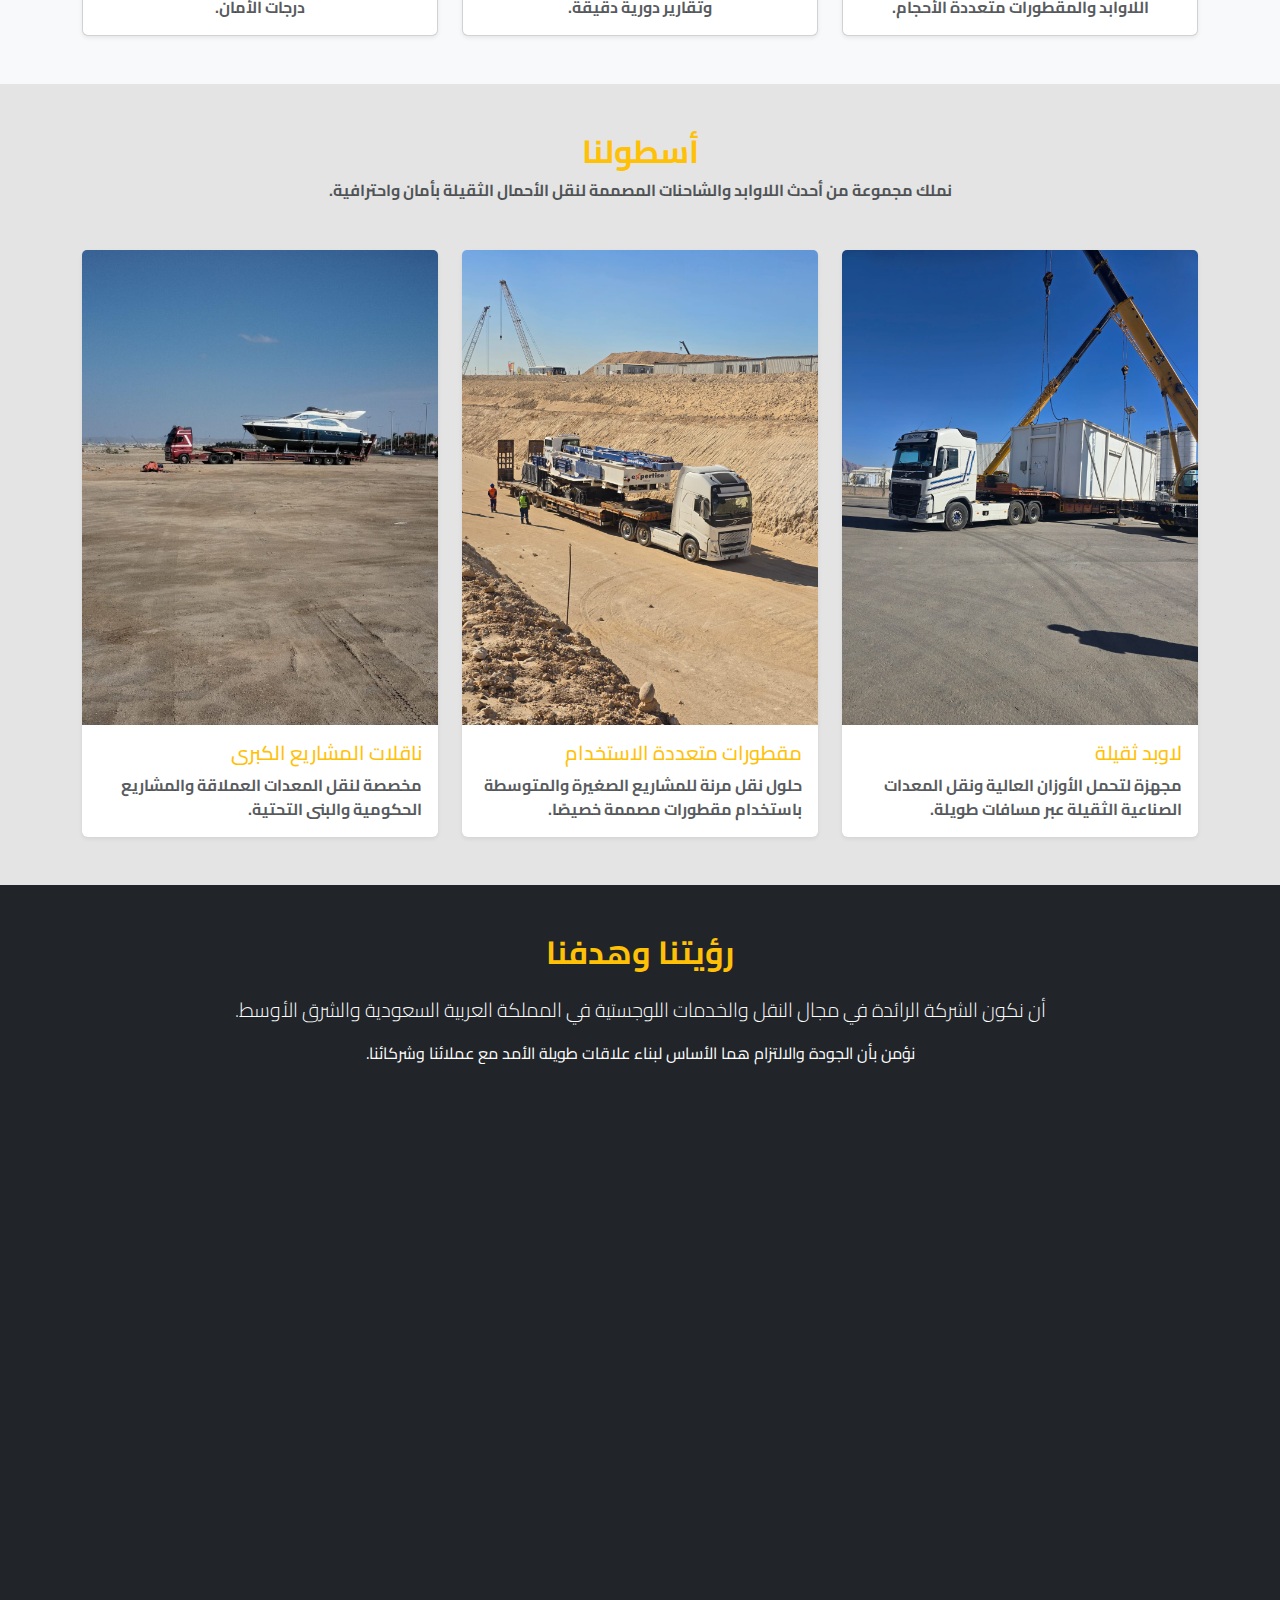
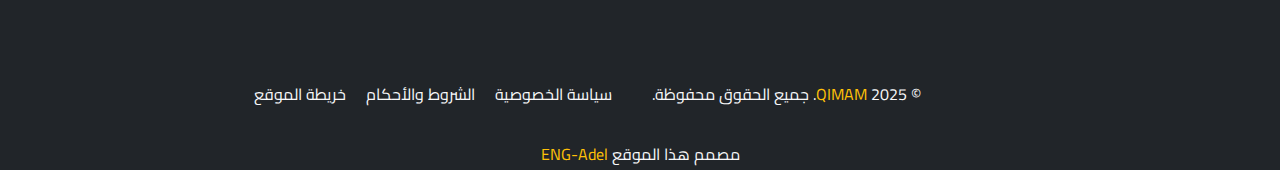
<file: about.html>
<!DOCTYPE html>
<html lang="ar" dir="rtl">

<head>
  <meta charset="UTF-8" />
  <meta name="viewport" content="width=device-width, initial-scale=1.0" />


  <!-- ====================== SEO BASICS ====================== -->
  <title>تأجير لوبد بالرياض | QIMAM للنقل الثقيل والخدمات اللوجستية</title>
  <meta name="description"
    content="شركة قمم للنقل تقدم خدمات تأجير لوبد بالرياض لنقل المعدات الثقيلة والسيارات بأمان وسرعة، بأسطول حديث وأسعار منافسة." />
  <meta name="keywords"
    content="تأجير لوبد بالرياض, لوبد للايجار بالرياض, نقل معدات ثقيلة الرياض, شركة قمم للنقل الثقيل, QIMAM, Lowbed Rental Riyadh, Heavy Transport Riyadh" />
  <meta name="robots" content="index, follow" />
  <meta name="author" content="شركة قمم للنقل الثقيل والخدمات اللوجستية" />
  <link rel="canonical" href="https://qimam-elmadar.com/" />

  <!-- ====================== MULTI LANGUAGE SUPPORT ====================== -->
  <link rel="alternate" href="https://qimam-elmadar.com/" hreflang="ar" />
  <link rel="alternate" href="https://qimam-elmadar.com/en/" hreflang="en" />
  <link rel="alternate" href="https://qimam-elmadar.com/" hreflang="x-default" />

  <!-- ====================== SOCIAL META ====================== -->
  <meta property="og:locale" content="ar_SA" />
  <meta property="og:type" content="website" />
  <meta property="og:title" content="تأجير لوبد بالرياض | شركة قمم للنقل الثقيل" />
  <meta property="og:description"
    content="تأجير لوبد بالرياض بأفضل الأسعار وخدمة نقل آمنة وسريعة للمعدات الثقيلة من شركة قمم." />
  <meta property="og:url" content="https://qimam-elmadar.com/" />
  <meta property="og:site_name" content="شركة قمم للنقل الثقيل" />
  <meta property="og:image" content="https://qimam-elmadar.com/images/lowbed.jpg" />

  <meta name="twitter:card" content="summary_large_image" />
  <meta name="twitter:title" content="تأجير لوبد بالرياض | شركة قمم للنقل الثقيل" />
  <meta name="twitter:description"
    content="شركة قمم تقدم خدمات تأجير لوبد بالرياض بأسطول حديث وخدمة احترافية." />
  <meta name="twitter:image" content="https://qimam-elmadar.com/images/lowbed.jpg" />

  <!-- ====================== STRUCTURED DATA ====================== -->
  <script type="application/ld+json">
    {
      "@context": "https://schema.org",
      "@type": "LocalBusiness",
      "name": "شركة قمم للنقل الثقيل والخدمات اللوجستية",
      "image": "https://qimam-elmadar.com/images/lowbed.jpg",
      "@id": "https://qimam-elmadar.com/",
      "url": "https://qimam-elmadar.com/",
      "telephone": "+966557087329",
      "address": {
        "@type": "PostalAddress",
        "streetAddress": "الرياض",
        "addressLocality": "الرياض",
        "addressCountry": "SA"
      },
      "geo": {
        "@type": "GeoCoordinates",
        "latitude": 24.7136,
        "longitude": 46.6753
      },
      "openingHours": "Mo-Su 00:00-23:59",
      "priceRange": "$$",
      "description": "تأجير لوبد بالرياض لنقل المعدات الثقيلة والسيارات بأمان وسرعة من شركة قمم للنقل الثقيل."
    }
  </script>

  <!-- ====================== SEARCH ACTION SCHEMA ====================== -->
  <script type="application/ld+json">
    {
      "@context": "https://schema.org",
      "@type": "WebSite",
      "url": "https://qimam-elmadar.com/",
      "potentialAction": {
        "@type": "SearchAction",
        "target": "https://qimam-elmadar.com/search?q={search_term_string}",
        "query-input": "required name=search_term_string"
      }
    }
  </script>

  <!-- ====================== FAQ STRUCTURED DATA ====================== -->
  <script type="application/ld+json">
    {
      "@context": "https://schema.org",
      "@type": "FAQPage",
      "mainEntity": [
        {
          "@type": "Question",
          "name": "ما هي خدمات شركة قمم للنقل الثقيل؟",
          "acceptedAnswer": {
            "@type": "Answer",
            "text": "نقدم خدمات تأجير لوبد بالرياض ونقل المعدات الثقيلة والسيارات والآليات داخل وخارج الرياض بأعلى معايير الأمان."
          }
        },
        {
          "@type": "Question",
          "name": "كيف يمكنني حجز لوبد بالرياض؟",
          "acceptedAnswer": {
            "@type": "Answer",
            "text": "يمكنك الاتصال بنا مباشرة عبر الهاتف 0557087329 أو من خلال واتساب للحجز السريع."
          }
        },
        {
          "@type": "Question",
          "name": "هل توفرون خدمة النقل بين المدن؟",
          "acceptedAnswer": {
            "@type": "Answer",
            "text": "نعم، نوفر خدمات النقل الثقيل بين جميع مدن المملكة بأسعار تنافسية."
          }
        }
      ]
    }
  </script>

  <!-- ====================== STYLES & ICONS ====================== -->
   <link rel="preload" href="https://fonts.googleapis.com/css2?family=Cairo:wght@300;400;600;700&display=swap" as="style">

  <link rel="icon" href="images/favicon.ico" type="image/x-icon" />
  <link rel="stylesheet" href="https://cdn.jsdelivr.net/npm/bootstrap@5.3.0/dist/css/bootstrap.min.css" />
  <link rel="stylesheet" href="https://cdnjs.cloudflare.com/ajax/libs/font-awesome/6.4.0/css/all.min.css" />
  <link rel="stylesheet" href="https://cdnjs.cloudflare.com/ajax/libs/animate.css/4.1.1/animate.min.css" />
  <link href="https://fonts.googleapis.com/css2?family=Cairo:wght@300;400;600;700&display=swap" rel="stylesheet" />
    <link rel="stylesheet" href="css/about.css">

</head>

<body loading="lazy">
    <!-- شريط التنقل -->
    <nav class="navbar navbar-expand-lg navbar-dark fixed-top position-absolute ">

        <!-- اللوجو على اليسار -->
        <a class="navbar-brand me-0 " href="index.html">
            <img class="logo-img" src="logo/WhatsApp_Image_2025-10-25_at_7.09.24_PM-removebg-preview.png" alt="logo">
        </a>

        <!-- زر القائمة -->
        <button class="navbar-toggler border-0" type="button" data-bs-toggle="collapse" data-bs-target="#navbarNav">
            <span class="navbar-toggler-icon"></span>
        </button>

        <!-- القائمة في المنتصف -->
        <div class="collapse navbar-collapse" id="navbarNav">
            <ul class="navbar-nav mx-auto fw-bold">
                <li class="nav-item">
                    <a class="nav-link text-white" href="index.html">الرئيسية</a>
                </li>
                <li class="nav-item">
                    <a class="nav-link text-white" href="servces.html">خدماتنا</a>
                </li>
                <li class="nav-item">
                    <a class="nav-link text-white" href="projects.html">مشاريعنا</a>
                </li>
                <li class="nav-item">
                    <a class="nav-link text-warning active" href="about.html">من نحن</a>
                </li>
                <li class="nav-item">
                    <a class="nav-link text-white" href="contact.html">اتصل بنا</a>
                </li>
            </ul>
            <!--  زر تغيير اللغة -->
  <div class="dropdown ms-lg-3 mt-3 mt-lg-0 text-center text-lg-start">
    <button
      class="btn btn-outline-warning dropdown-toggle fw-bold px-4"
      type="button"
      id="languageDropdown"
      data-bs-toggle="dropdown"
      aria-expanded="false"
    >
      🌐 اللغة
    </button>
    <ul class="dropdown-menu dropdown-menu-end bg-dark" aria-labelledby="languageDropdown">
      <li>
        <a class="dropdown-item text-white fw-semibold active" href="about.html">العربية</a>
      </li>
      <li>
        <a class="dropdown-item text-white fw-semibold" href="about-E.html">English</a>
      </li>
    </ul>
  </div>
        </div>

               <!-- السوشيال ميديا على اليمين -->
        <div class="nav-social d-none d-lg-flex align-items-center mx-5">
            <a href="https://www.facebook.com/share/g/14TC215Wuqz/?mibextid=wwXIfr" class="text-warning" title="Facebook">
                <i class="fab fa-facebook-f"></i>
            </a>
            <a href="https://www.instagram.com/2016qimam/" class="text-warning" title="Instagram">
                <i class="fab fa-instagram"></i>
            </a>
            <a href="https://snapchat.com/t/yZ1PTGJZ" class="text-warning" title="Snapchat">
                <i class="fab fa-snapchat-ghost"></i>
            </a>
            <a href="https://api.whatsapp.com/send/?phone=966557087329" class="text-warning" title="WhatsApp">
                <i class="fab fa-whatsapp"></i>
            </a>
        </div>
    </nav>

    <!-- الهيدر -->
    <header class="position-relative text-center text-white mb-5">
        <div class="hero-img"> <!-- تحكم في ارتفاع الصورة -->
            <img src="img/WhatsApp Image 2025-10-21 at 5.12.29 PM (5).jpeg" class="w-100 h-100 object-fit-cover"
                alt="شاحنات شركة QIMAM">
        </div>

        <!-- النص فوق الصورة -->
        <div
            class="position-absolute top-50 start-50 translate-middle bg-dark bg-opacity-75 px-4 py-5 rounded-4 shadow-lg w-75">
            <h1 class="display-4 fw-bold mb-3">عن شركة QIMAM</h1>
            <p class="lead mb-0 fs-5 fw-bold">
                رحلة من الثقة والإنجاز في عالم النقل والخدمات اللوجستية واللاوابد الحديثة
            </p>
        </div>
    </header>


    <!-- تاريخ الشركة -->
    <section class="container mb-5">
        <div class="row align-items-center">
            <div class="col-lg-6 mb-4 mb-lg-0">
                <img src="img/WhatsApp Image 2025-10-21 at 5.12.32 PM (1).jpeg" class="img-fluid rounded shadow"
                    alt="تاريخ الشركة">
            </div>
            <div class="col-lg-6">
                <h2 class="fw-bold mb-3 text-warning">تاريخنا</h2>
                <p class="text-muted fs-5 fw-bold">
                    تأسست شركة <strong class="text-warning fw-bold">QIMAM</strong> عام 2010 كشركة سعودية متخصصة في النقل الثقيل والخدمات اللوجستية.
                    على مدار أكثر من 15 عامًا، نجحنا في بناء سمعة قوية مبنية على الثقة، الالتزام، والجودة في تنفيذ
                    المشاريع الضخمة في مختلف مناطق المملكة.
                </p>
                <p class="text-muted">
                    بدأت رحلتنا بأسطول صغير من الشاحنات، واليوم نفتخر بامتلاكنا أسطولًا ضخمًا من اللاوابد والمقطورات
                    المجهزة بأحدث التقنيات،
                    مما يمكننا من نقل المعدات والمصانع والمواد الثقيلة بكفاءة وأمان.
                </p>
            </div>
        </div>
    </section>

    <!-- الخدمات اللوجستية -->
    <section class="bg-light py-5">
        <div class="container text-center">
            <h2 class="fw-bold mb-4 text-warning">خدماتنا اللوجستية</h2>
            <p class="text-muted mb-5 fw-bold">
                نقدم حلولًا لوجستية متكاملة تشمل النقل، التخزين، والتوزيع، مع ضمان دقة العمليات وسرعة التنفيذ.
            </p>
            <div class="row g-4">
                <div class="col-md-4">
                    <div class="card h-100 shadow-sm">
                        <div class="card-body">
                            <h5 class="card-title text-warning">نقل المعدات الثقيلة</h5>
                            <p class="card-text text-muted fw-bold">
                                نقل آمن ومدروس للمعدات الصناعية والمشاريع الكبرى عبر أسطولنا الحديث من اللاوابد
                                والمقطورات متعددة الأحجام.
                            </p>
                        </div>
                    </div>
                </div>
                <div class="col-md-4">
                    <div class="card h-100 shadow-sm">
                        <div class="card-body">
                            <h5 class="card-title text-warning">الخدمات اللوجستية المتكاملة</h5>
                            <p class="card-text text-muted fw-bold">
                                إدارة شاملة لجميع مراحل النقل من نقطة الانطلاق حتى التسليم، مع تتبع مباشر للشحنات
                                وتقارير دورية دقيقة.
                            </p>
                        </div>
                    </div>
                </div>
                <div class="col-md-4">
                    <div class="card h-100 shadow-sm">
                        <div class="card-body">
                            <h5 class="card-title text-warning">التخزين والتوزيع</h5>
                            <p class="card-text text-muted fw-bold">
                                مخازن مجهزة وموزعة استراتيجيًا لتسهيل عمليات التوزيع داخل المملكة وخارجها بأعلى درجات
                                الأمان.
                            </p>
                        </div>
                    </div>
                </div>
            </div>
        </div>
    </section>

    <!-- الأسطول (اللاوابد) -->
    <section class="container py-5">
        <div class="text-center mb-5">
            <h2 class="fw-bold text-warning">أسطولنا</h2>
            <p class="text-muted fw-bold">نملك مجموعة من أحدث اللاوابد والشاحنات المصممة لنقل الأحمال الثقيلة بأمان واحترافية.
            </p>
        </div>
        <div class="row g-4">
            <div class="col-md-4">
                <div class="card border-0 shadow-sm h-100">
                    <img src="img/WhatsApp Image 2025-10-21 at 5.12.29 PM (5).jpeg" class="card-img-top"
                        alt="لاوبد ثقيل">
                    <div class="card-body">
                        <h5 class="card-title text-warning">لاوبد ثقيلة</h5>
                        <p class="card-text text-muted fw-bold">مجهزة لتحمل الأوزان العالية ونقل المعدات الصناعية الثقيلة عبر
                            مسافات طويلة.</p>
                    </div>
                </div>
            </div>
            <div class="col-md-4">
                <div class="card border-0 shadow-sm h-100">
                    <img src="img/WhatsApp Image 2025-10-21 at 5.12.29 PM (4).jpeg" class="card-img-top"
                        alt="مقطورات متعددة">
                    <div class="card-body">
                        <h5 class="card-title text-warning">مقطورات متعددة الاستخدام</h5>
                        <p class="card-text text-muted fw-bold">حلول نقل مرنة للمشاريع الصغيرة والمتوسطة باستخدام مقطورات مصممة
                            خصيصًا.</p>
                    </div>
                </div>
            </div>
            <div class="col-md-4">
                <div class="card border-0 shadow-sm h-100">
                    <img src="img/WhatsApp Image 2025-10-21 at 5.12.29 PM (2).jpeg" class="card-img-top"
                        alt="ناقلات المشاريع الكبرى">
                    <div class="card-body">
                        <h5 class="card-title text-warning">ناقلات المشاريع الكبرى</h5>
                        <p class="card-text text-muted fw-bold">مخصصة لنقل المعدات العملاقة والمشاريع الحكومية والبنى التحتية.
                        </p>
                    </div>
                </div>
            </div>
        </div>
    </section>

    <!-- الرؤية والهدف -->
    <section class="bg-dark text-white text-center py-5">
        <div class="container">
            <h2 class="fw-bold mb-4 text-warning">رؤيتنا وهدفنا</h2>
            <p class="lead mb-3">
                أن نكون الشركة الرائدة في مجال النقل والخدمات اللوجستية في المملكة العربية السعودية والشرق الأوسط.
            </p>
            <p class="mb-0">
                نؤمن بأن الجودة والالتزام هما الأساس لبناء علاقات طويلة الأمد مع عملائنا وشركائنا.
            </p>
        </div>
    </section>

    <!-- Footer -->
    <footer class="bg-dark text-white pt-5">
        <div class="container">
            <div class="row g-4">
               <!-- Column 1: About -->
                <div class="col-lg-4 col-md-6 animate-on-scroll animate-fade-in-up">
                    <div class="footer-about">
                        <img style="width: 60%; height: 60%;"
                            src="logo/WhatsApp_Image_2025-10-25_at_7.09.24_PM-removebg-preview.png" alt="QIMAM">

                        <p class="text-light mb-4">
                            شركة رائدة في مجال النقل الثقيل والحلول اللوجستية المتكاملة.
                            نقدم خدماتنا بأعلى معايير الجودة والسلامة.
                        </p>
                        <div class="social-links">
                            <!-- Facebook -->
                            <a href="https://www.facebook.com/share/g/14TC215Wuqz/?mibextid=wwXIfr" class="social-btn facebook me-2 hover-effect" title="Facebook">
                                <i class="fab fa-facebook-f fa-lg"></i>
                            </a>
                            <!-- Instagram -->
                            <a href="https://www.instagram.com/2016qimam/" class="social-btn instagram me-2 hover-effect" title="Instagram">
                                <i class="fab fa-instagram fa-lg"></i>
                            </a>
                            <!-- Snapchat -->
                            <a href="https://snapchat.com/t/yZ1PTGJZ" class="social-btn snapchat me-2 hover-effect" title="Snapchat">
                                <i class="fab fa-snapchat-ghost fa-lg"></i>
                            </a>
                            <!-- WhatsApp -->
                            <a href="https://api.whatsapp.com/send/?phone=966557087329"
                                class="social-btn whatsapp me-2 hover-effect" title="WhatsApp">
                                <i class="fab fa-whatsapp fa-lg"></i>
                            </a>
                        </div>
                    </div>
                </div>

                <!-- Column 2: Quick Links -->
                <div class="col-lg-2 col-md-6 animate-on-scroll animate-fade-in-up delay-100">
                    <h6 class="fw-bold mb-4 text-warning">روابط سريعة</h6>
                    <ul class="list-unstyled">
                        <li class="mb-2">
                            <a href="index.html" class="text-white text-decoration-none hover-effect service-item">
                                <i class="fas fa-arrow-left text-warning me-3 small transition-all mx-1"></i>الرئيسية
                            </a>
                        </li>
                        <li class="mb-2">
                            <a href="servces.html" class="text-white text-decoration-none hover-effect service-item">
                                <i class="fas fa-arrow-left text-warning me-3 small transition-all mx-1"></i>خدماتنا
                            </a>
                        </li>
                        <li class="mb-2">
                            <a href="contact.html" class="text-white text-decoration-none hover-effect service-item">
                                <i class="fas fa-arrow-left text-warning me-3 small transition-all mx-1"></i>مشاريعنا
                            </a>
                        </li>
                        <li class="mb-2">
                            <a href="contact.html" class="text-white text-decoration-none hover-effect service-item">
                                <i class="fas fa-arrow-left text-warning me-3 small transition-all mx-1"></i>اتصل بنا
                            </a>
                        </li>
                        <li class="mb-2">
                            <a href="about.html" class="text-warning text-decoration-none hover-effect service-item">
                                <i class="fas fa-arrow-left text-warning me-3 small transition-all mx-1"></i>عن الشركة
                            </a>
                        </li>
                    </ul>
                </div>

                <!-- Column 3: Services -->
                <div class="col-lg-3 col-md-6 animate-on-scroll animate-fade-in-up delay-200">
                    <h6 class="fw-bold mb-4 text-warning">خدماتنا</h6>
                    <ul class="list-unstyled">
                        <li class="mb-2">
                            <a href="#" class="text-light text-decoration-none hover-effect service-item">
                                <i class="fas fa-arrow-left text-warning me-3 small transition-all mx-1"></i>نقل المعدات
                                الثقيلة
                            </a>
                        </li>
                        <li class="mb-2">
                            <a href="#" class="text-light text-decoration-none hover-effect service-item">
                                <i class="fas fa-arrow-left text-warning me-3 small transition-all mx-1"></i>النقل متعدد
                                الوسائط
                            </a>
                        </li>
                        <li class="mb-2">
                            <a href="#" class="text-light text-decoration-none hover-effect service-item">
                                <i class="fas fa-arrow-left text-warning me-3 small transition-all mx-1"></i>الحلول
                                اللوجستية
                            </a>
                        </li>
                        <li class="mb-2">
                            <a href="#" class="text-light text-decoration-none hover-effect service-item">
                                <i class="fas fa-arrow-left text-warning me-3 small transition-all mx-1"></i>التخزين
                                والمستودعات
                            </a>
                        </li>
                        <li class="mb-2">
                            <a href="#" class="text-light text-decoration-none hover-effect service-item">
                                <i class="fas fa-arrow-left text-warning me-3 small transition-all mx-1"></i>التركيب
                                والتشغيل
                            </a>
                        </li>
                    </ul>
                </div>

                <!-- Column 4: Contact -->
                <div class="col-lg-3 col-md-6 animate-on-scroll animate-fade-in-up delay-300">
                    <h6 class="fw-bold mb-4 text-warning">اتصل بنا</h6>
                    <div class="contact-info">
                        <div class="d-flex align-items-center mb-3">
                            <div class="icon-wrapper bg-warning rounded-circle d-flex align-items-center justify-content-center me-3"
                                style="width: 35px; height: 35px;">
                                <i class="fas fa-map-marker-alt text-dark" style="font-size: 14px;"></i>
                            </div>
                            <div>
                                <small class="text-light mx-1">المملكة العربية السعودية - الرياض</small>
                            </div>
                        </div>

                        <div class="d-flex align-items-center mb-3">
                            <div class="icon-wrapper bg-warning rounded-circle d-flex align-items-center justify-content-center me-3"
                                style="width: 35px; height: 35px;">
                                <i class="fas fa-phone text-dark" style="font-size: 14px;"></i>
                            </div>
                            <div>
                                <a href="tel:0557087329" class="text-light mx-1 text-decoration-none">0557087329</a>

                            </div>
                        </div>

                        <div class="d-flex align-items-center mb-3">
                            <div class="icon-wrapper bg-warning rounded-circle d-flex align-items-center justify-content-center me-3"
                                style="width: 35px; height: 35px;">
                                <i class="fas fa-envelope text-dark" style="font-size: 14px;"></i>
                            </div>
                            <div>
                                <small class="text-light mx-1">info@qimam-elmadar.com</small>
                            </div>
                        </div>

                        <div class="d-flex align-items-center">
                            <div class="icon-wrapper bg-warning rounded-circle d-flex align-items-center justify-content-center me-3"
                                style="width: 35px; height: 35px;">
                                <i class="fas fa-clock text-dark" style="font-size: 14px;"></i>
                            </div>
                            <div>
                                <small class="text-light mx-1">٢٤ ساعة - ٧ أيام</small>
                            </div>
                        </div>
                    </div>
                </div>
            </div>

                  <!-- Newsletter Section -->
            <div class="row mt-5 animate-on-scroll animate-fade-in-up">
                <div class="col-12">
                    <div class="card bg-secondary border-0">
                        <div class="card-body p-4">
                            <div class="row align-items-center">
                                <div class="col-lg-6 mb-3 mb-lg-0">
                                    <h6 class="fw-bold mb-2 text-warning">اشترك في نشرتنا البريدية</h6>
                                    <p class="text-light mb-0 small">احصل على آخر العروض والأخبار في مجال النقل الثقيل
                                    </p>
                                </div>
                            </div>
                        </div>
                    </div>
                </div>
            </div>

            <!-- Bottom Footer -->
            <div class="row mt-4 pt-3">
                <div class="col-md-6 text-center text-md-start">
                    <p class="mb-0 text-light ">
                        &copy; 2025 <span class="text-warning">QIMAM</span>. جميع الحقوق محفوظة.
                    </p>
                </div>
                <div class="col-md-6 text-center text-md-end">
                    <div class="footer-links">
                        <a href="#" class="text-light text-decoration-none  me-3 ">سياسة الخصوصية</a>
                        <a href="#" class="text-light text-decoration-none  me-3 ">الشروط والأحكام</a>
                        <a href="#" class="text-light text-decoration-none  me-3 ">خريطة الموقع</a>
                    </div>
                </div>
            </div>

            <!-- قسم المصمم -->
            <div class="row mt-3 pt-3">
                <div class="col-12 text-center">
                    <div class="text-light hover-effect my-1">
                        مصمم هذا الموقع
                        <a href="https://www.linkedin.com/in/eng-adel-elgyoushy-193084365/"
                            class="text-decoration-none text-warning">ENG-Adel</a>
                    </div>
                </div>
            </div>
        </div>
    </footer>

    <!-- زر السكرول للأعلى -->
    <button id="backToTop" class="back-to-top">
        ↑
    </button>

    <!-- Bootstrap & JavaScript -->
    <script src="https://cdn.jsdelivr.net/npm/bootstrap@5.3.0/dist/js/bootstrap.bundle.min.js"></script>
    <script src="js/main.js"></script>

</body>

</html>
</file>
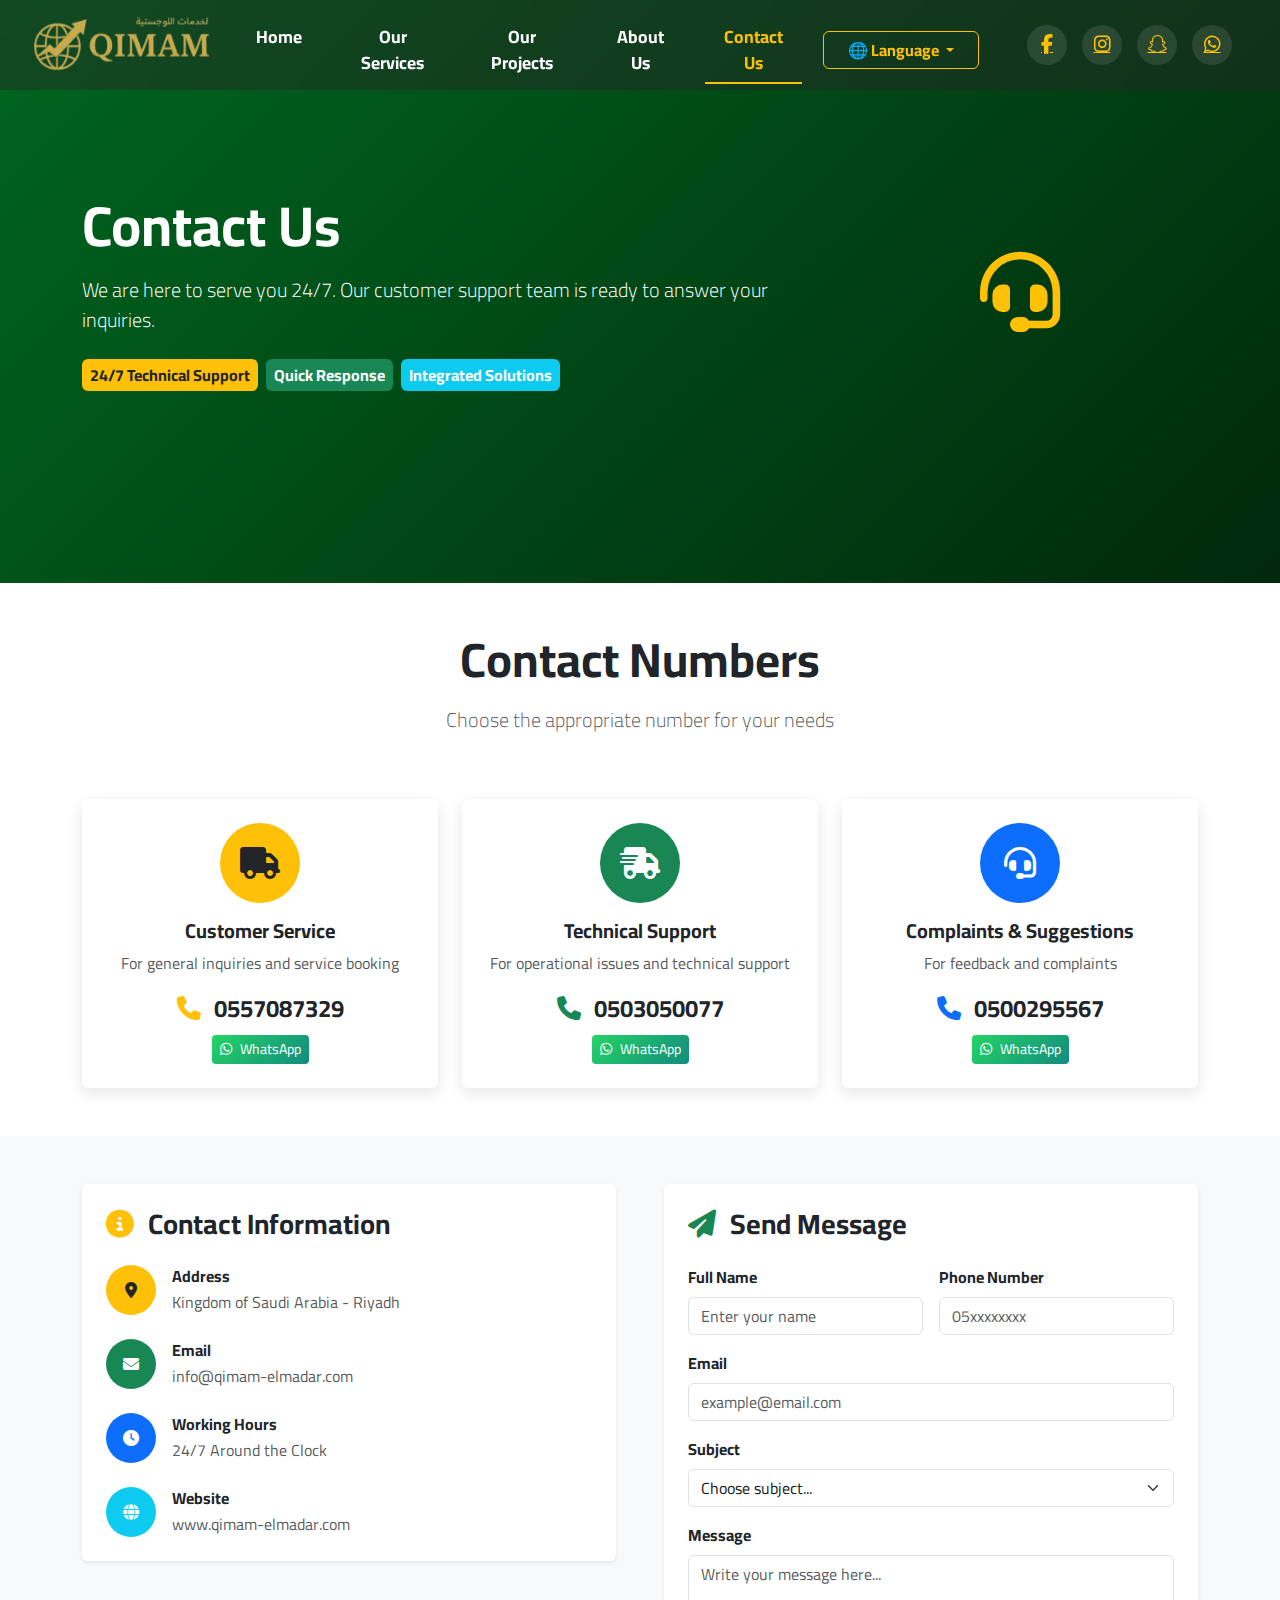
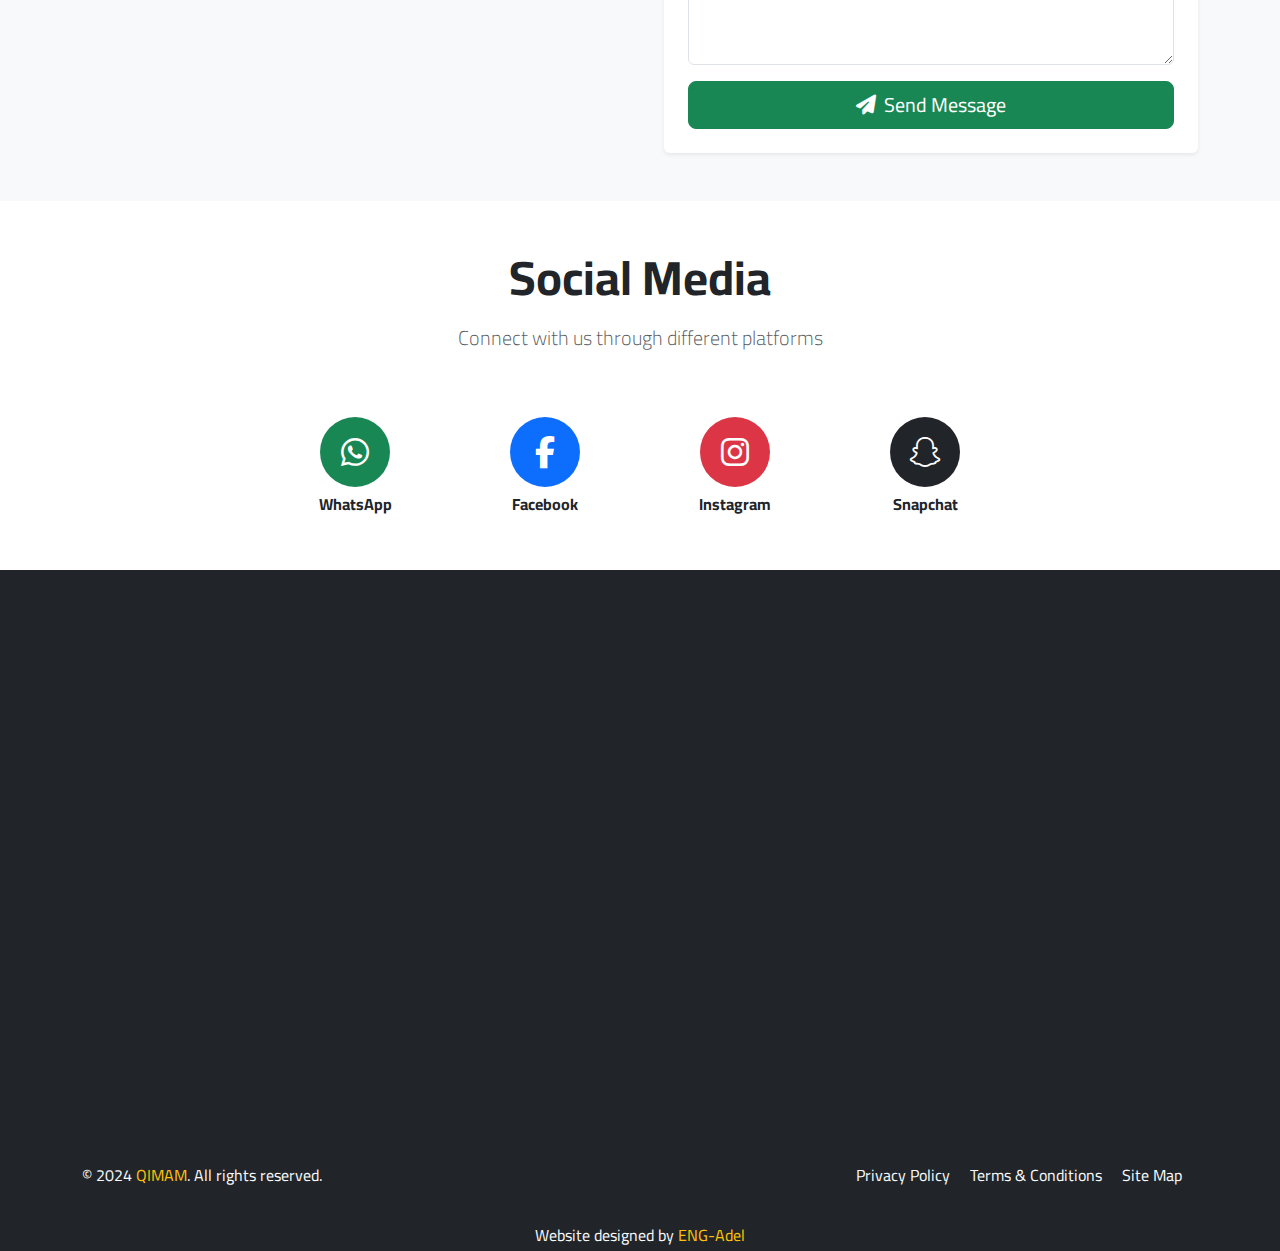
<file: contact-E.html>
<!DOCTYPE html>
<html lang="en" dir="ltr">

<head>
  <meta charset="UTF-8" />
  <meta name="viewport" content="width=device-width, initial-scale=1.0" />

  <!-- ====================== SEO BASICS ====================== -->
  <title>Lowbed Rental in Riyadh | QIMAM Heavy Transport & Logistics Services</title>
  <meta name="description"
    content="QIMAM Transport Company offers lowbed rental services in Riyadh for transporting heavy equipment and vehicles safely and quickly, with a modern fleet and competitive prices." />
  <meta name="keywords"
    content="Lowbed Rental Riyadh, Lowbed for Rent Riyadh, Heavy Equipment Transport Riyadh, QIMAM Transport Company, QIMAM, Lowbed Rental Riyadh, Heavy Transport Riyadh" />
  <meta name="robots" content="index, follow" />
  <meta name="author" content="QIMAM Heavy Transport and Logistics Company" />
  <link rel="canonical" href="https://qimam-elmadar.com/en/" />

  <!-- ====================== MULTI LANGUAGE SUPPORT ====================== -->
  <link rel="alternate" href="https://qimam-elmadar.com/" hreflang="ar" />
  <link rel="alternate" href="https://qimam-elmadar.com/en/" hreflang="en" />
  <link rel="alternate" href="https://qimam-elmadar.com/" hreflang="x-default" />

  <!-- ====================== SOCIAL META ====================== -->
  <meta property="og:locale" content="en_US" />
  <meta property="og:type" content="website" />
  <meta property="og:title" content="Lowbed Rental in Riyadh | QIMAM Heavy Transport Company" />
  <meta property="og:description"
    content="Lowbed rental in Riyadh at the best prices with safe and fast transport services for heavy equipment from QIMAM Company." />
  <meta property="og:url" content="https://qimam-elmadar.com/en/" />
  <meta property="og:site_name" content="QIMAM Heavy Transport Company" />
  <meta property="og:image" content="https://qimam-elmadar.com/images/lowbed.jpg" />

  <meta name="twitter:card" content="summary_large_image" />
  <meta name="twitter:title" content="Lowbed Rental in Riyadh | QIMAM Heavy Transport Company" />
  <meta name="twitter:description"
    content="QIMAM Company offers lowbed rental services in Riyadh with a modern fleet and professional service." />
  <meta name="twitter:image" content="https://qimam-elmadar.com/images/lowbed.jpg" />

  <!-- ====================== STRUCTURED DATA ====================== -->
  <script type="application/ld+json">
    {
      "@context": "https://schema.org",
      "@type": "LocalBusiness",
      "name": "QIMAM Heavy Transport and Logistics Company",
      "image": "https://qimam-elmadar.com/images/lowbed.jpg",
      "@id": "https://qimam-elmadar.com/en/",
      "url": "https://qimam-elmadar.com/en/",
      "telephone": "+966557087329",
      "address": {
        "@type": "PostalAddress",
        "streetAddress": "Riyadh",
        "addressLocality": "Riyadh",
        "addressCountry": "SA"
      },
      "geo": {
        "@type": "GeoCoordinates",
        "latitude": 24.7136,
        "longitude": 46.6753
      },
      "openingHours": "Mo-Su 00:00-23:59",
      "priceRange": "$$",
      "description": "Lowbed rental in Riyadh for transporting heavy equipment and vehicles safely and quickly from QIMAM Heavy Transport Company."
    }
  </script>

  <!-- ====================== SEARCH ACTION SCHEMA ====================== -->
  <script type="application/ld+json">
    {
      "@context": "https://schema.org",
      "@type": "WebSite",
      "url": "https://qimam-elmadar.com/en/",
      "potentialAction": {
        "@type": "SearchAction",
        "target": "https://qimam-elmadar.com/en/search?q={search_term_string}",
        "query-input": "required name=search_term_string"
      }
    }
  </script>

  <!-- ====================== FAQ STRUCTURED DATA ====================== -->
  <script type="application/ld+json">
    {
      "@context": "https://schema.org",
      "@type": "FAQPage",
      "mainEntity": [
        {
          "@type": "Question",
          "name": "What services does QIMAM Heavy Transport Company offer?",
          "acceptedAnswer": {
            "@type": "Answer",
            "text": "We provide lowbed rental services in Riyadh and transport of heavy equipment, vehicles, and machinery inside and outside Riyadh with the highest safety standards."
          }
        },
        {
          "@type": "Question",
          "name": "How can I book a lowbed in Riyadh?",
          "acceptedAnswer": {
            "@type": "Answer",
            "text": "You can contact us directly by phone at 0557087329 or through WhatsApp for quick booking."
          }
        },
        {
          "@type": "Question",
          "name": "Do you provide intercity transport services?",
          "acceptedAnswer": {
            "@type": "Answer",
            "text": "Yes, we provide heavy transport services between all cities in the Kingdom at competitive prices."
          }
        }
      ]
    }
  </script>

  <!-- ====================== STYLES & ICONS ====================== -->
   <link rel="preload" href="https://fonts.googleapis.com/css2?family=Cairo:wght@300;400;600;700&display=swap" as="style">

  <link rel="icon" href="images/favicon.ico" type="image/x-icon" />
  <link rel="stylesheet" href="https://cdn.jsdelivr.net/npm/bootstrap@5.3.0/dist/css/bootstrap.min.css" />
  <link rel="stylesheet" href="https://cdnjs.cloudflare.com/ajax/libs/font-awesome/6.4.0/css/all.min.css" />
  <link rel="stylesheet" href="https://cdnjs.cloudflare.com/ajax/libs/animate.css/4.1.1/animate.min.css" />
  <link href="https://fonts.googleapis.com/css2?family=Cairo:wght@300;400;600;700&display=swap" rel="stylesheet" />
    <link rel="stylesheet" href="css/contact.css">

</head>

<body loading="lazy">
    <!-- Navigation Bar -->
    <nav class="navbar navbar-expand-lg navbar-dark fixed-top position-absolute ">

        <!-- Logo on the left -->
        <a class="navbar-brand me-0 " href="index-E.html">
            <img class="logo-img" src="logo/WhatsApp_Image_2025-10-25_at_7.09.24_PM-removebg-preview.png" alt="logo">
        </a>

        <!-- Menu button -->
        <button class="navbar-toggler border-0" type="button" data-bs-toggle="collapse" data-bs-target="#navbarNav">
            <span class="navbar-toggler-icon"></span>
        </button>

        <!-- Menu in the center -->
        <div class="collapse navbar-collapse" id="navbarNav">
            <ul class="navbar-nav mx-auto fw-bold">
                <li class="nav-item">
                    <a class="nav-link text-white" href="index-E.html">Home</a>
                </li>
                <li class="nav-item">
                    <a class="nav-link text-white" href="servces-E.html">Our Services</a>
                </li>
                <li class="nav-item">
                    <a class="nav-link text-white" href="projects-E.html">Our Projects</a>
                </li>
                <li class="nav-item">
                    <a class="nav-link text-white" href="about-E.html">About Us</a>
                </li>
                <li class="nav-item">
                    <a class="nav-link text-warning active" href="contact-E.html">Contact Us</a>
                </li>
            </ul>
            <!-- Language Change Button -->
  <div class="dropdown ms-lg-3 mt-3 mt-lg-0 text-center text-lg-start">
    <button
      class="btn btn-outline-warning dropdown-toggle fw-bold px-4"
      type="button"
      id="languageDropdown"
      data-bs-toggle="dropdown"
      aria-expanded="false"
    >
      🌐 Language
    </button>
    <ul class="dropdown-menu dropdown-menu-end bg-dark" aria-labelledby="languageDropdown">
      <li>
        <a class="dropdown-item text-white fw-semibold" href="contact.html">العربية</a>
      </li>
      <li>
        <a class="dropdown-item text-white fw-semibold active" href="contact-E.html">English</a>
      </li>
    </ul>
  </div>
        </div>

           <!-- Social media on the right -->
        <div class="nav-social d-none d-lg-flex align-items-center mx-5">
            <a href="https://www.facebook.com/share/g/14TC215Wuqz/?mibextid=wwXIfr" class="text-warning" title="Facebook">
                <i class="fab fa-facebook-f"></i>
            </a>
            <a href="https://www.instagram.com/2016qimam/" class="text-warning" title="Instagram">
                <i class="fab fa-instagram"></i>
            </a>
            <a href="https://snapchat.com/t/yZ1PTGJZ" class="text-warning" title="Snapchat">
                <i class="fab fa-snapchat-ghost"></i>
            </a>
            <a href="https://api.whatsapp.com/send/?phone=966557087329" class="text-warning" title="WhatsApp">
                <i class="fab fa-whatsapp"></i>
            </a>
        </div>

    </nav>

    <!-- Header -->
    <header class="contact-hero  py-5">
        <div class="container py-5">
            <div class="row align-items-center py-5">
                <div class="col-md-8 py-5">
                    <h1 class="display-4 fw-bold mb-3">Contact Us</h1>
                    <p class="lead mb-4">We are here to serve you 24/7. Our customer support team is ready to answer your inquiries.
                    </p>
                    <div class="d-flex flex-wrap gap-2">
                        <span class="badge bg-warning text-dark fs-6 p-2">24/7 Technical Support</span>
                        <span class="badge bg-success fs-6 p-2">Quick Response</span>
                        <span class="badge bg-info fs-6 p-2">Integrated Solutions</span>
                    </div>
                </div>
                <div class="col-md-4 text-center">
                    <i class="fas fa-headset display-1 text-warning"></i>
                </div>
            </div>
        </div>
    </header>

    <!-- Contact Numbers Section -->
    <section class="py-5">
        <div class="container">
            <div class="row">
                <div class="col-12 text-center mb-5">
                    <h2 class="display-5 fw-bold text-dark mb-3">Contact Numbers</h2>
                    <p class="lead text-muted">Choose the appropriate number for your needs</p>
                </div>
            </div>

            <div class="row g-4">
                <!-- Number 1 -->
                <div class="col-md-4">
                    <div class="contact-card card h-100 border-0">
                        <div class="card-body text-center p-4">
                            <div class="bg-warning rounded-circle d-inline-flex align-items-center justify-content-center mb-3"
                                style="width: 80px; height: 80px;">
                                <i class="fas fa-truck fa-2x text-dark"></i>
                            </div>
                            <h5 class="card-title fw-bold text-dark">Customer Service</h5>
                            <p class="card-text text-muted mb-3">For general inquiries and service booking</p>
                            <a href="tel:0557087329" class="phone-link fs-4 fw-bold text-dark d-block mb-2">
                                <i class="fas fa-phone text-warning me-2"></i>
                                0557087329
                            </a>
                            <a href="https://wa.me/966557087329" class="btn whatsapp-btn text-white btn-sm">
                                <i class="fab fa-whatsapp me-2"></i>WhatsApp
                            </a>
                        </div>
                    </div>
                </div>

                <!-- Number 2 -->
                <div class="col-md-4">
                    <div class="contact-card card h-100 border-0">
                        <div class="card-body text-center p-4">
                            <div class="bg-success rounded-circle d-inline-flex align-items-center justify-content-center mb-3"
                                style="width: 80px; height: 80px;">
                                <i class="fas fa-shipping-fast fa-2x text-white"></i>
                            </div>
                            <h5 class="card-title fw-bold text-dark">Technical Support</h5>
                            <p class="card-text text-muted mb-3">For operational issues and technical support</p>
                            <a href="tel:0503050077" class="phone-link fs-4 fw-bold text-dark d-block mb-2">
                                <i class="fas fa-phone text-success me-2"></i>
                                0503050077
                            </a>
                            <a href="https://wa.me/966503050077" class="btn whatsapp-btn text-white btn-sm">
                                <i class="fab fa-whatsapp me-2"></i>WhatsApp
                            </a>
                        </div>
                    </div>
                </div>

                <!-- Number 3 -->
                <div class="col-md-4">
                    <div class="contact-card card h-100 border-0">
                        <div class="card-body text-center p-4">
                            <div class="bg-primary rounded-circle d-inline-flex align-items-center justify-content-center mb-3"
                                style="width: 80px; height: 80px;">
                                <i class="fas fa-headset fa-2x text-white"></i>
                            </div>
                            <h5 class="card-title fw-bold text-dark">Complaints & Suggestions</h5>
                            <p class="card-text text-muted mb-3">For feedback and complaints</p>
                            <a href="tel:0500295567" class="phone-link fs-4 fw-bold text-dark d-block mb-2">
                                <i class="fas fa-phone text-primary me-2"></i>
                                0500295567
                            </a>
                            <a href="https://wa.me/966500295567" class="btn whatsapp-btn text-white btn-sm">
                                <i class="fab fa-whatsapp me-2"></i>WhatsApp
                            </a>
                        </div>
                    </div>
                </div>
            </div>
        </div>
    </section>

    <!-- Contact Information Section -->
    <section class="py-5 bg-light">
        <div class="container">
            <div class="row g-5">
                <div class="col-lg-6">
                    <div class="card border-0 shadow-sm">
                        <div class="card-body p-4">
                            <h3 class="card-title fw-bold text-dark mb-4">
                                <i class="fas fa-info-circle text-warning me-2"></i>
                                Contact Information
                            </h3>

                            <div class="d-flex align-items-center mb-4">
                                <div class="bg-warning rounded-circle d-flex align-items-center justify-content-center me-3"
                                    style="width: 50px; height: 50px;">
                                    <i class="fas fa-map-marker-alt text-dark"></i>
                                </div>
                                <div>
                                    <h6 class="fw-bold mb-1">Address</h6>
                                    <p class="text-muted mb-0">Kingdom of Saudi Arabia - Riyadh</p>
                                </div>
                            </div>

                            <div class="d-flex align-items-center mb-4">
                                <div class="bg-success rounded-circle d-flex align-items-center justify-content-center me-3"
                                    style="width: 50px; height: 50px;">
                                    <i class="fas fa-envelope text-white"></i>
                                </div>
                                <div>
                                    <h6 class="fw-bold mb-1">Email</h6>
                                    <p class="text-muted mb-0">info@qimam-elmadar.com</p>
                                </div>
                            </div>

                            <div class="d-flex align-items-center mb-4">
                                <div class="bg-primary rounded-circle d-flex align-items-center justify-content-center me-3"
                                    style="width: 50px; height: 50px;">
                                    <i class="fas fa-clock text-white"></i>
                                </div>
                                <div>
                                    <h6 class="fw-bold mb-1">Working Hours</h6>
                                    <p class="text-muted mb-0">24/7 Around the Clock</p>
                                </div>
                            </div>

                            <div class="d-flex align-items-center">
                                <div class="bg-info rounded-circle d-flex align-items-center justify-content-center me-3"
                                    style="width: 50px; height: 50px;">
                                    <i class="fas fa-globe text-white"></i>
                                </div>
                                <div>
                                    <h6 class="fw-bold mb-1">Website</h6>
                                    <p class="text-muted mb-0">www.qimam-elmadar.com</p>
                                </div>
                            </div>
                        </div>
                    </div>
                </div>

                <div class="col-lg-6">
                    <div class="card border-0 shadow-sm">
                        <div class="card-body p-4">
                            <h3 class="card-title fw-bold text-dark mb-4">
                                <i class="fas fa-paper-plane text-success me-2"></i>
                                Send Message
                            </h3>

                            <form>
                                <div class="row g-3">
                                    <div class="col-md-6">
                                        <label for="name" class="form-label fw-bold">Full Name</label>
                                        <input type="text" class="form-control" id="name" required
                                            placeholder="Enter your name">
                                    </div>
                                    <div class="col-md-6">
                                        <label for="phone" class="form-label fw-bold">Phone Number</label>
                                        <input type="tel" class="form-control" id="phone" required
                                            placeholder="05xxxxxxxx">
                                    </div>
                                    <div class="col-12">
                                        <label for="email" class="form-label fw-bold">Email</label>
                                        <input type="email" class="form-control" id="email" required
                                            placeholder="example@email.com">
                                    </div>
                                    <div class="col-12">
                                        <label for="subject" class="form-label fw-bold">Subject</label>
                                        <select class="form-select" id="subject">
                                            <option selected>Choose subject...</option>
                                            <option value="service">Service Request</option>
                                            <option value="support">Technical Support</option>
                                            <option value="complaint">Complaint</option>
                                            <option value="suggestion">Suggestion</option>
                                            <option value="other">Other</option>
                                        </select>
                                    </div>
                                    <div class="col-12">
                                        <label for="message" class="form-label fw-bold">Message</label>
                                        <textarea class="form-control" id="message" rows="4"
                                            placeholder="Write your message here..."></textarea>
                                    </div>
                                    <div class="col-12">
                                        <button type="submit" class="btn btn-success btn-lg w-100">
                                            <i class="fas fa-paper-plane me-2"></i>Send Message
                                        </button>
                                    </div>
                                </div>
                            </form>
                        </div>
                    </div>
                </div>
            </div>
        </div>
    </section>

    <!-- Social Media Section -->
    <section class="py-5">
        <div class="container">
            <div class="row">
                <div class="col-12 text-center mb-5">
                    <h2 class="display-5 fw-bold text-dark mb-3">Social Media</h2>
                    <p class="lead text-muted">Connect with us through different platforms</p>
                </div>
            </div>

            <div class="row g-4 justify-content-center">
                <div class="col-md-2 col-4 text-center social-media-item">
                    <a href="https://api.whatsapp.com/send/?phone=966557087329" class="text-decoration-none">
                        <div class="bg-success rounded-circle d-inline-flex align-items-center justify-content-center mb-2"
                            style="width: 70px; height: 70px;">
                            <i class="fab fa-whatsapp fa-2x text-white"></i>
                        </div>
                        <h6 class="fw-bold text-dark">WhatsApp</h6>
                    </a>
                </div>

                <div class="col-md-2 col-4 text-center social-media-item">
                    <a href="https://www.facebook.com/share/g/14TC215Wuqz/?mibextid=wwXIfr" class="text-decoration-none">
                        <div class="bg-primary rounded-circle d-inline-flex align-items-center justify-content-center mb-2"
                            style="width: 70px; height: 70px;">
                            <i class="fab fa-facebook-f fa-2x text-white"></i>
                        </div>
                        <h6 class="fw-bold text-dark">Facebook</h6>
                    </a>
                </div>

                <div class="col-md-2 col-4 text-center social-media-item">
                    <a href="https://www.instagram.com/2016qimam/" class="text-decoration-none">
                        <div class="bg-danger rounded-circle d-inline-flex align-items-center justify-content-center mb-2"
                            style="width: 70px; height: 70px;">
                            <i class="fab fa-instagram fa-2x text-white"></i>
                        </div>
                        <h6 class="fw-bold text-dark">Instagram</h6>
                    </a>
                </div>

                <div class="col-md-2 col-4 text-center social-media-item">
                    <a href="https://snapchat.com/t/yZ1PTGJZ" class="text-decoration-none">
                        <div class="bg-dark rounded-circle d-inline-flex align-items-center justify-content-center mb-2"
                            style="width: 70px; height: 70px;">
                            <i class="fab fa-snapchat-ghost fa-2x text-white"></i>
                        </div>
                        <h6 class="fw-bold text-dark">Snapchat</h6>
                    </a>
                </div>
            </div>
        </div>
    </section>

    <!-- Footer -->
    <footer class="bg-dark text-white pt-5">
        <div class="container">
            <div class="row g-4">
              <!-- Column 1: About -->
                <div class="col-lg-4 col-md-6 animate-on-scroll animate-fade-in-up">
                    <div class="footer-about">
                        <img style="width: 60%; height: 60%;"
                            src="logo/WhatsApp_Image_2025-10-25_at_7.09.24_PM-removebg-preview.png" alt="QIMAM">

                        <p class="text-light mb-4">
                            A leading company in heavy transport and integrated logistics solutions.
                            We provide our services with the highest quality and safety standards.
                        </p>
                        <div class="social-links">
                            <!-- Facebook -->
                            <a href="https://www.facebook.com/share/g/14TC215Wuqz/?mibextid=wwXIfr" class="social-btn facebook me-2 hover-effect" title="Facebook">
                                <i class="fab fa-facebook-f fa-lg"></i>
                            </a>
                            <!-- Instagram -->
                            <a href="https://www.instagram.com/2016qimam/" class="social-btn instagram me-2 hover-effect" title="Instagram">
                                <i class="fab fa-instagram fa-lg"></i>
                            </a>
                            <!-- Snapchat -->
                            <a href="https://snapchat.com/t/yZ1PTGJZ" class="social-btn snapchat me-2 hover-effect" title="Snapchat">
                                <i class="fab fa-snapchat-ghost fa-lg"></i>
                            </a>
                            <!-- WhatsApp -->
                            <a href="https://api.whatsapp.com/send/?phone=966557087329"
                                class="social-btn whatsapp me-2 hover-effect" title="WhatsApp">
                                <i class="fab fa-whatsapp fa-lg"></i>
                            </a>
                        </div>
                    </div>
                </div>
                      <!-- Column 2: Quick Links -->
                <div class="col-lg-2 col-md-6 animate-on-scroll animate-fade-in-up delay-100">
                    <h6 class="fw-bold mb-4 text-warning">Quick Links</h6>
                    <ul class="list-unstyled">
                        <li class="mb-2">
                            <a href="index-E.html" class="text-white text-decoration-none hover-effect service-item">
                                <i class="fas fa-arrow-right text-warning me-3 small transition-all mx-1"></i>Home
                            </a>
                        </li>
                        <li class="mb-2">
                            <a href="servces-E.html" class="text-white text-decoration-none hover-effect service-item">
                                <i class="fas fa-arrow-right text-warning me-3 small transition-all mx-1"></i>Our Services
                            </a>
                        </li>
                        <li class="mb-2">
                            <a href="projects-E.html" class="text-white text-decoration-none hover-effect service-item">
                                <i class="fas fa-arrow-right text-warning me-3 small transition-all mx-1"></i>Our Projects
                            </a>
                        </li>
                        <li class="mb-2">
                            <a href="contact-E.html" class="text-warning text-decoration-none hover-effect service-item">
                                <i class="fas fa-arrow-right text-warning me-3 small transition-all mx-1"></i>Contact Us
                            </a>
                        </li>
                        <li class="mb-2">
                            <a href="about-E.html" class="text-white text-decoration-none hover-effect service-item">
                                <i class="fas fa-arrow-right text-warning me-3 small transition-all mx-1"></i>About Company
                            </a>
                        </li>
                    </ul>
                </div>

                <!-- Column 3: Services -->
                <div class="col-lg-3 col-md-6 animate-on-scroll animate-fade-in-up delay-200">
                    <h6 class="fw-bold mb-4 text-warning">Our Services</h6>
                    <ul class="list-unstyled">
                        <li class="mb-2">
                            <a href="#" class="text-light text-decoration-none hover-effect service-item">
                                <i class="fas fa-arrow-right text-warning me-3 small transition-all mx-1"></i>Heavy Equipment Transport
                            </a>
                        </li>
                        <li class="mb-2">
                            <a href="#" class="text-light text-decoration-none hover-effect service-item">
                                <i class="fas fa-arrow-right text-warning me-3 small transition-all mx-1"></i>Multimodal Transport
                            </a>
                        </li>
                        <li class="mb-2">
                            <a href="#" class="text-light text-decoration-none hover-effect service-item">
                                <i class="fas fa-arrow-right text-warning me-3 small transition-all mx-1"></i>Logistics Solutions
                            </a>
                        </li>
                        <li class="mb-2">
                            <a href="#" class="text-light text-decoration-none hover-effect service-item">
                                <i class="fas fa-arrow-right text-warning me-3 small transition-all mx-1"></i>Storage & Warehousing
                            </a>
                        </li>
                        <li class="mb-2">
                            <a href="#" class="text-light text-decoration-none hover-effect service-item">
                                <i class="fas fa-arrow-right text-warning me-3 small transition-all mx-1"></i>Installation & Operation
                            </a>
                        </li>
                    </ul>
                </div>

                <!-- Column 4: Contact -->
                <div class="col-lg-3 col-md-6 animate-on-scroll animate-fade-in-up delay-300">
                    <h6 class="fw-bold mb-4 text-warning">Contact Us</h6>
                    <div class="contact-info">
                        <div class="d-flex align-items-center mb-3">
                            <div class="icon-wrapper bg-warning rounded-circle d-flex align-items-center justify-content-center me-3"
                                style="width: 35px; height: 35px;">
                                <i class="fas fa-map-marker-alt text-dark" style="font-size: 14px;"></i>
                            </div>
                            <div>
                                <small class="text-light mx-1">Kingdom of Saudi Arabia - Riyadh</small>
                            </div>
                        </div>

                        <div class="d-flex align-items-center mb-3">
                            <div class="icon-wrapper bg-warning rounded-circle d-flex align-items-center justify-content-center me-3"
                                style="width: 35px; height: 35px;">
                                <i class="fas fa-phone text-dark" style="font-size: 14px;"></i>
                            </div>
                            <div>
                                <a href="tel:0557087329" class="text-light mx-1 text-decoration-none">0557087329</a>

                            </div>
                        </div>

                        <div class="d-flex align-items-center mb-3">
                            <div class="icon-wrapper bg-warning rounded-circle d-flex align-items-center justify-content-center me-3"
                                style="width: 35px; height: 35px;">
                                <i class="fas fa-envelope text-dark" style="font-size: 14px;"></i>
                            </div>
                            <div>
                                <small class="text-light mx-1">info@qimam-elmadar.com</small>
                            </div>
                        </div>

                        <div class="d-flex align-items-center">
                            <div class="icon-wrapper bg-warning rounded-circle d-flex align-items-center justify-content-center me-3"
                                style="width: 35px; height: 35px;">
                                <i class="fas fa-clock text-dark" style="font-size: 14px;"></i>
                            </div>
                            <div>
                                <small class="text-light mx-1">24 Hours - 7 Days</small>
                            </div>
                        </div>
                    </div>
                </div>
            </div>

                     <!-- Newsletter Section -->
            <div class="row mt-5 animate-on-scroll animate-fade-in-up">
                <div class="col-12">
                    <div class="card bg-secondary border-0">
                        <div class="card-body p-4">
                            <div class="row align-items-center">
                                <div class="col-lg-6 mb-3 mb-lg-0">
                                    <h6 class="fw-bold mb-2 text-warning">Subscribe to Our Newsletter</h6>
                                    <p class="text-light mb-0 small">Get the latest offers and news in heavy transport field
                                    </p>
                                </div>
                            </div>
                        </div>
                    </div>
                </div>
            </div>

            <!-- Bottom Footer -->
            <div class="row mt-4 pt-3">
                <div class="col-md-6 text-center text-md-start">
                    <p class="mb-0 text-light ">
                        &copy; 2024 <span class="text-warning">QIMAM</span>. All rights reserved.
                    </p>
                </div>
                <div class="col-md-6 text-center text-md-end">
                    <div class="footer-links">
                        <a href="#" class="text-light text-decoration-none  me-3 ">Privacy Policy</a>
                        <a href="#" class="text-light text-decoration-none  me-3 ">Terms & Conditions</a>
                        <a href="#" class="text-light text-decoration-none  me-3 ">Site Map</a>
                    </div>
                </div>
            </div>

            <!-- Designer Section -->
            <div class="row mt-3 pt-3">
                <div class="col-12 text-center">
                    <div class="text-light hover-effect my-1">
                        Website designed by
                        <a href="https://www.linkedin.com/in/eng-adel-elgyoushy-193084365/"
                            class="text-decoration-none text-warning">ENG-Adel</a>
                    </div>
                </div>
            </div>
        </div>
    </footer>

    <!-- Back to Top Button -->
    <button id="backToTop" class="back-to-top">
        ↑
    </button>

    <script src="https://cdn.jsdelivr.net/npm/bootstrap@5.3.0/dist/js/bootstrap.bundle.min.js"></script>
    <script src="js/main.js"></script>
</body>

</html>
</file>
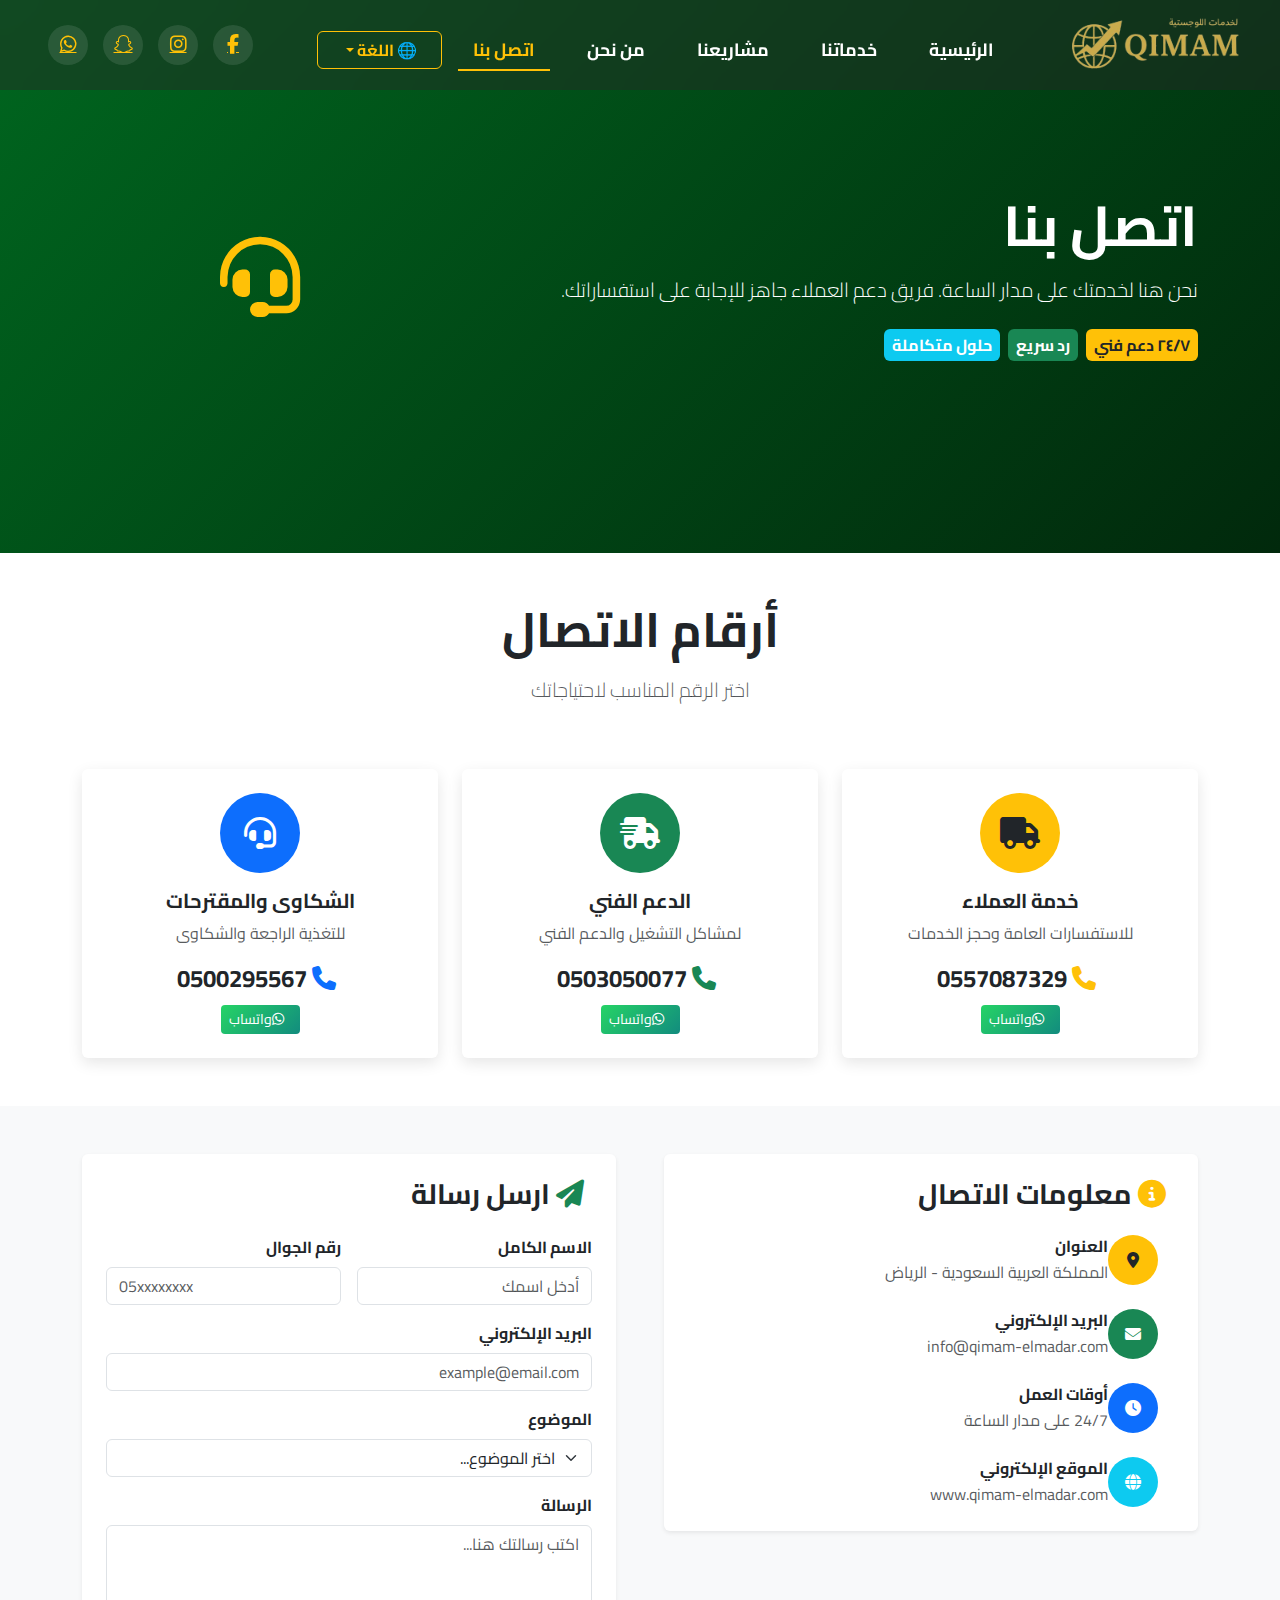
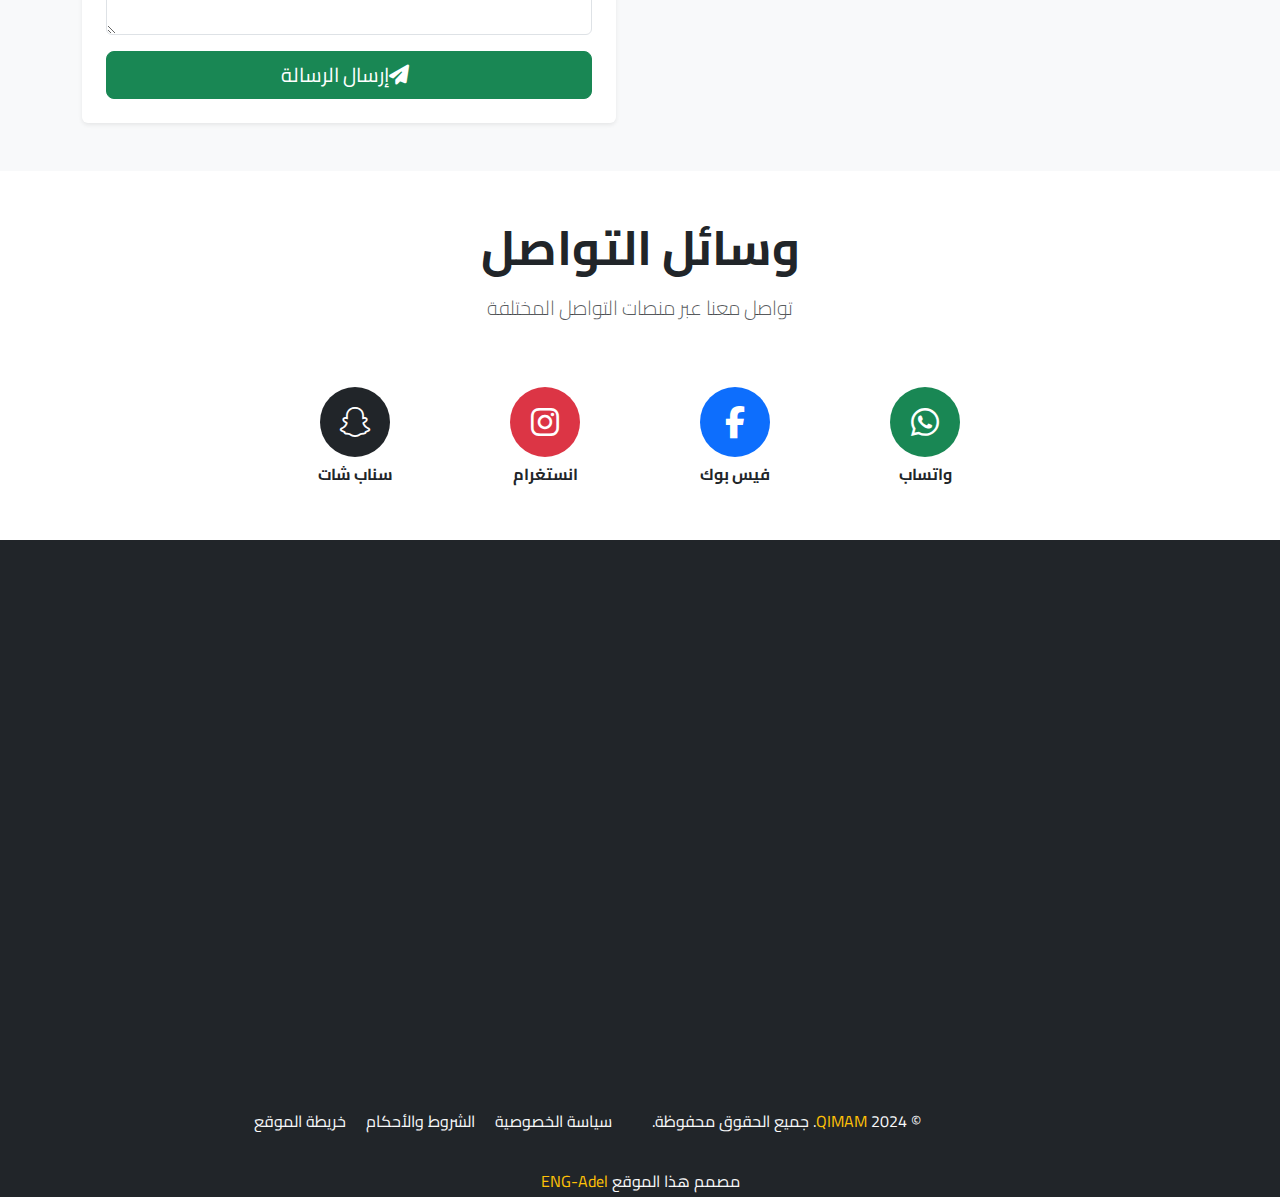
<file: contact.html>
<!DOCTYPE html>
<html lang="ar" dir="rtl">

<head>
  <meta charset="UTF-8" />
  <meta name="viewport" content="width=device-width, initial-scale=1.0" />


  <!-- ====================== SEO BASICS ====================== -->
  <title>تأجير لوبد بالرياض | QIMAM للنقل الثقيل والخدمات اللوجستية</title>
  <meta name="description"
    content="شركة قمم للنقل تقدم خدمات تأجير لوبد بالرياض لنقل المعدات الثقيلة والسيارات بأمان وسرعة، بأسطول حديث وأسعار منافسة." />
  <meta name="keywords"
    content="تأجير لوبد بالرياض, لوبد للايجار بالرياض, نقل معدات ثقيلة الرياض, شركة قمم للنقل الثقيل, QIMAM, Lowbed Rental Riyadh, Heavy Transport Riyadh" />
  <meta name="robots" content="index, follow" />
  <meta name="author" content="شركة قمم للنقل الثقيل والخدمات اللوجستية" />
  <link rel="canonical" href="https://qimam-elmadar.com/" />

  <!-- ====================== MULTI LANGUAGE SUPPORT ====================== -->
  <link rel="alternate" href="https://qimam-elmadar.com/" hreflang="ar" />
  <link rel="alternate" href="https://qimam-elmadar.com/en/" hreflang="en" />
  <link rel="alternate" href="https://qimam-elmadar.com/" hreflang="x-default" />

  <!-- ====================== SOCIAL META ====================== -->
  <meta property="og:locale" content="ar_SA" />
  <meta property="og:type" content="website" />
  <meta property="og:title" content="تأجير لوبد بالرياض | شركة قمم للنقل الثقيل" />
  <meta property="og:description"
    content="تأجير لوبد بالرياض بأفضل الأسعار وخدمة نقل آمنة وسريعة للمعدات الثقيلة من شركة قمم." />
  <meta property="og:url" content="https://qimam-elmadar.com/" />
  <meta property="og:site_name" content="شركة قمم للنقل الثقيل" />
  <meta property="og:image" content="https://qimam-elmadar.com/images/lowbed.jpg" />

  <meta name="twitter:card" content="summary_large_image" />
  <meta name="twitter:title" content="تأجير لوبد بالرياض | شركة قمم للنقل الثقيل" />
  <meta name="twitter:description"
    content="شركة قمم تقدم خدمات تأجير لوبد بالرياض بأسطول حديث وخدمة احترافية." />
  <meta name="twitter:image" content="https://qimam-elmadar.com/images/lowbed.jpg" />

  <!-- ====================== STRUCTURED DATA ====================== -->
  <script type="application/ld+json">
    {
      "@context": "https://schema.org",
      "@type": "LocalBusiness",
      "name": "شركة قمم للنقل الثقيل والخدمات اللوجستية",
      "image": "https://qimam-elmadar.com/images/lowbed.jpg",
      "@id": "https://qimam-elmadar.com/",
      "url": "https://qimam-elmadar.com/",
      "telephone": "+966557087329",
      "address": {
        "@type": "PostalAddress",
        "streetAddress": "الرياض",
        "addressLocality": "الرياض",
        "addressCountry": "SA"
      },
      "geo": {
        "@type": "GeoCoordinates",
        "latitude": 24.7136,
        "longitude": 46.6753
      },
      "openingHours": "Mo-Su 00:00-23:59",
      "priceRange": "$$",
      "description": "تأجير لوبد بالرياض لنقل المعدات الثقيلة والسيارات بأمان وسرعة من شركة قمم للنقل الثقيل."
    }
  </script>

  <!-- ====================== SEARCH ACTION SCHEMA ====================== -->
  <script type="application/ld+json">
    {
      "@context": "https://schema.org",
      "@type": "WebSite",
      "url": "https://qimam-elmadar.com/",
      "potentialAction": {
        "@type": "SearchAction",
        "target": "https://qimam-elmadar.com/search?q={search_term_string}",
        "query-input": "required name=search_term_string"
      }
    }
  </script>

  <!-- ====================== FAQ STRUCTURED DATA ====================== -->
  <script type="application/ld+json">
    {
      "@context": "https://schema.org",
      "@type": "FAQPage",
      "mainEntity": [
        {
          "@type": "Question",
          "name": "ما هي خدمات شركة قمم للنقل الثقيل؟",
          "acceptedAnswer": {
            "@type": "Answer",
            "text": "نقدم خدمات تأجير لوبد بالرياض ونقل المعدات الثقيلة والسيارات والآليات داخل وخارج الرياض بأعلى معايير الأمان."
          }
        },
        {
          "@type": "Question",
          "name": "كيف يمكنني حجز لوبد بالرياض؟",
          "acceptedAnswer": {
            "@type": "Answer",
            "text": "يمكنك الاتصال بنا مباشرة عبر الهاتف 0557087329 أو من خلال واتساب للحجز السريع."
          }
        },
        {
          "@type": "Question",
          "name": "هل توفرون خدمة النقل بين المدن؟",
          "acceptedAnswer": {
            "@type": "Answer",
            "text": "نعم، نوفر خدمات النقل الثقيل بين جميع مدن المملكة بأسعار تنافسية."
          }
        }
      ]
    }
  </script>

  <!-- ====================== STYLES & ICONS ====================== -->
   <link rel="preload" href="https://fonts.googleapis.com/css2?family=Cairo:wght@300;400;600;700&display=swap" as="style">

  <link rel="icon" href="images/favicon.ico" type="image/x-icon" />
  <link rel="stylesheet" href="https://cdn.jsdelivr.net/npm/bootstrap@5.3.0/dist/css/bootstrap.min.css" />
  <link rel="stylesheet" href="https://cdnjs.cloudflare.com/ajax/libs/font-awesome/6.4.0/css/all.min.css" />
  <link rel="stylesheet" href="https://cdnjs.cloudflare.com/ajax/libs/animate.css/4.1.1/animate.min.css" />
  <link href="https://fonts.googleapis.com/css2?family=Cairo:wght@300;400;600;700&display=swap" rel="stylesheet" />
    <link rel="stylesheet" href="css/contact.css">

</head>

<body loading="lazy">
    <!-- شريط التنقل -->
    <nav class="navbar navbar-expand-lg navbar-dark fixed-top position-absolute ">

        <!-- اللوجو على اليسار -->
        <a class="navbar-brand me-0 " href="index.html">
            <img class="logo-img" src="logo/WhatsApp_Image_2025-10-25_at_7.09.24_PM-removebg-preview.png" alt="logo">
        </a>

        <!-- زر القائمة -->
        <button class="navbar-toggler border-0" type="button" data-bs-toggle="collapse" data-bs-target="#navbarNav">
            <span class="navbar-toggler-icon"></span>
        </button>

        <!-- القائمة في المنتصف -->
        <div class="collapse navbar-collapse" id="navbarNav">
            <ul class="navbar-nav mx-auto fw-bold">
                <li class="nav-item">
                    <a class="nav-link text-white" href="index.html">الرئيسية</a>
                </li>
                <li class="nav-item">
                    <a class="nav-link text-white" href="servces.html">خدماتنا</a>
                </li>
                <li class="nav-item">
                    <a class="nav-link text-white" href="projects.html">مشاريعنا</a>
                </li>
                <li class="nav-item">
                    <a class="nav-link text-white" href="about.html">من نحن</a>
                </li>
                <li class="nav-item">
                    <a class="nav-link text-warning active" href="contact.html">اتصل بنا</a>
                </li>
            </ul>
                          <!--  زر تغيير اللغة -->
  <div class="dropdown ms-lg-3 mt-3 mt-lg-0 text-center text-lg-start">
    <button
      class="btn btn-outline-warning dropdown-toggle fw-bold px-4"
      type="button"
      id="languageDropdown"
      data-bs-toggle="dropdown"
      aria-expanded="false"
    >
      🌐 اللغة
    </button>
    <ul class="dropdown-menu dropdown-menu-end bg-dark" aria-labelledby="languageDropdown">
      <li>
        <a class="dropdown-item text-white fw-semibold active" href="contact.html">العربية</a>
      </li>
      <li>
        <a class="dropdown-item text-white fw-semibold" href="contact-E.html">English</a>
      </li>
    </ul>
  </div>
</div>
        </div>

           <!-- السوشيال ميديا على اليمين -->
        <div class="nav-social d-none d-lg-flex align-items-center mx-5">
            <a href="https://www.facebook.com/share/g/14TC215Wuqz/?mibextid=wwXIfr" class="text-warning" title="Facebook">
                <i class="fab fa-facebook-f"></i>
            </a>
            <a href="https://www.instagram.com/2016qimam/" class="text-warning" title="Instagram">
                <i class="fab fa-instagram"></i>
            </a>
            <a href="https://snapchat.com/t/yZ1PTGJZ" class="text-warning" title="Snapchat">
                <i class="fab fa-snapchat-ghost"></i>
            </a>
            <a href="https://api.whatsapp.com/send/?phone=966557087329" class="text-warning" title="WhatsApp">
                <i class="fab fa-whatsapp"></i>
            </a>
        </div>

    </nav>

    <!-- الهيدر -->
    <header class="contact-hero  py-5">
        <div class="container py-5">
            <div class="row align-items-center py-5">
                <div class="col-md-8 py-5">
                    <h1 class="display-4 fw-bold mb-3">اتصل بنا</h1>
                    <p class="lead mb-4">نحن هنا لخدمتك على مدار الساعة. فريق دعم العملاء جاهز للإجابة على استفساراتك.
                    </p>
                    <div class="d-flex flex-wrap gap-2">
                        <span class="badge bg-warning text-dark fs-6 p-2">٢٤/٧ دعم فني</span>
                        <span class="badge bg-success fs-6 p-2">رد سريع</span>
                        <span class="badge bg-info fs-6 p-2">حلول متكاملة</span>
                    </div>
                </div>
                <div class="col-md-4 text-center">
                    <i class="fas fa-headset display-1 text-warning"></i>
                </div>
            </div>
        </div>
    </header>

    <!-- قسم أرقام الاتصال -->
    <section class="py-5">
        <div class="container">
            <div class="row">
                <div class="col-12 text-center mb-5">
                    <h2 class="display-5 fw-bold text-dark mb-3">أرقام الاتصال</h2>
                    <p class="lead text-muted">اختر الرقم المناسب لاحتياجاتك</p>
                </div>
            </div>

            <div class="row g-4">
                <!-- رقم 1 -->
                <div class="col-md-4">
                    <div class="contact-card card h-100 border-0">
                        <div class="card-body text-center p-4">
                            <div class="bg-warning rounded-circle d-inline-flex align-items-center justify-content-center mb-3"
                                style="width: 80px; height: 80px;">
                                <i class="fas fa-truck fa-2x text-dark"></i>
                            </div>
                            <h5 class="card-title fw-bold text-dark">خدمة العملاء</h5>
                            <p class="card-text text-muted mb-3">للاستفسارات العامة وحجز الخدمات</p>
                            <a href="tel:0557087329" class="phone-link fs-4 fw-bold text-dark d-block mb-2">
                                <i class="fas fa-phone text-warning me-2"></i>
                                0557087329
                            </a>
                            <a href="https://wa.me/966557087329" class="btn whatsapp-btn text-white btn-sm">
                                <i class="fab fa-whatsapp me-2"></i>واتساب
                            </a>
                        </div>
                    </div>
                </div>

                <!-- رقم 2 -->
                <div class="col-md-4">
                    <div class="contact-card card h-100 border-0">
                        <div class="card-body text-center p-4">
                            <div class="bg-success rounded-circle d-inline-flex align-items-center justify-content-center mb-3"
                                style="width: 80px; height: 80px;">
                                <i class="fas fa-shipping-fast fa-2x text-white"></i>
                            </div>
                            <h5 class="card-title fw-bold text-dark">الدعم الفني</h5>
                            <p class="card-text text-muted mb-3">لمشاكل التشغيل والدعم الفني</p>
                            <a href="tel:0503050077" class="phone-link fs-4 fw-bold text-dark d-block mb-2">
                                <i class="fas fa-phone text-success me-2"></i>
                                0503050077
                            </a>
                            <a href="https://wa.me/966503050077" class="btn whatsapp-btn text-white btn-sm">
                                <i class="fab fa-whatsapp me-2"></i>واتساب
                            </a>
                        </div>
                    </div>
                </div>

                <!-- رقم 3 -->
                <div class="col-md-4">
                    <div class="contact-card card h-100 border-0">
                        <div class="card-body text-center p-4">
                            <div class="bg-primary rounded-circle d-inline-flex align-items-center justify-content-center mb-3"
                                style="width: 80px; height: 80px;">
                                <i class="fas fa-headset fa-2x text-white"></i>
                            </div>
                            <h5 class="card-title fw-bold text-dark">الشكاوى والمقترحات</h5>
                            <p class="card-text text-muted mb-3">للتغذية الراجعة والشكاوى</p>
                            <a href="tel:0500295567" class="phone-link fs-4 fw-bold text-dark d-block mb-2">
                                <i class="fas fa-phone text-primary me-2"></i>
                                0500295567
                            </a>
                            <a href="https://wa.me/966500295567" class="btn whatsapp-btn text-white btn-sm">
                                <i class="fab fa-whatsapp me-2"></i>واتساب
                            </a>
                        </div>
                    </div>
                </div>
            </div>
        </div>
    </section>

    <!-- قسم معلومات الاتصال -->
    <section class="py-5 bg-light">
        <div class="container">
            <div class="row g-5">
                <div class="col-lg-6">
                    <div class="card border-0 shadow-sm">
                        <div class="card-body p-4">
                            <h3 class="card-title fw-bold text-dark mb-4">
                                <i class="fas fa-info-circle text-warning me-2"></i>
                                معلومات الاتصال
                            </h3>

                            <div class="d-flex align-items-center mb-4">
                                <div class="bg-warning rounded-circle d-flex align-items-center justify-content-center me-3"
                                    style="width: 50px; height: 50px;">
                                    <i class="fas fa-map-marker-alt text-dark"></i>
                                </div>
                                <div>
                                    <h6 class="fw-bold mb-1">العنوان</h6>
                                    <p class="text-muted mb-0">المملكة العربية السعودية - الرياض</p>
                                </div>
                            </div>

                            <div class="d-flex align-items-center mb-4">
                                <div class="bg-success rounded-circle d-flex align-items-center justify-content-center me-3"
                                    style="width: 50px; height: 50px;">
                                    <i class="fas fa-envelope text-white"></i>
                                </div>
                                <div>
                                    <h6 class="fw-bold mb-1">البريد الإلكتروني</h6>
                                    <p class="text-muted mb-0">info@qimam-elmadar.com</p>
                                </div>
                            </div>

                            <div class="d-flex align-items-center mb-4">
                                <div class="bg-primary rounded-circle d-flex align-items-center justify-content-center me-3"
                                    style="width: 50px; height: 50px;">
                                    <i class="fas fa-clock text-white"></i>
                                </div>
                                <div>
                                    <h6 class="fw-bold mb-1">أوقات العمل</h6>
                                    <p class="text-muted mb-0">24/7 على مدار الساعة</p>
                                </div>
                            </div>

                            <div class="d-flex align-items-center">
                                <div class="bg-info rounded-circle d-flex align-items-center justify-content-center me-3"
                                    style="width: 50px; height: 50px;">
                                    <i class="fas fa-globe text-white"></i>
                                </div>
                                <div>
                                    <h6 class="fw-bold mb-1">الموقع الإلكتروني</h6>
                                    <p class="text-muted mb-0">www.qimam-elmadar.com</p>
                                </div>
                            </div>
                        </div>
                    </div>
                </div>

                <div class="col-lg-6">
                    <div class="card border-0 shadow-sm">
                        <div class="card-body p-4">
                            <h3 class="card-title fw-bold text-dark mb-4">
                                <i class="fas fa-paper-plane text-success me-2"></i>
                                ارسل رسالة
                            </h3>

                            <form>
                                <div class="row g-3">
                                    <div class="col-md-6">
                                        <label for="name" class="form-label fw-bold">الاسم الكامل</label>
                                        <input type="text" class="form-control" id="name" required
                                            placeholder="أدخل اسمك">
                                    </div>
                                    <div class="col-md-6">
                                        <label for="phone" class="form-label fw-bold">رقم الجوال</label>
                                        <input type="tel" class="form-control" id="phone" required
                                            placeholder="05xxxxxxxx">
                                    </div>
                                    <div class="col-12">
                                        <label for="email" class="form-label fw-bold">البريد الإلكتروني</label>
                                        <input type="email" class="form-control" id="email" required
                                            placeholder="example@email.com">
                                    </div>
                                    <div class="col-12">
                                        <label for="subject" class="form-label fw-bold">الموضوع</label>
                                        <select class="form-select" id="subject">
                                            <option selected>اختر الموضوع...</option>
                                            <option value="service">طلب خدمة</option>
                                            <option value="support">دعم فني</option>
                                            <option value="complaint">شكوى</option>
                                            <option value="suggestion">مقترح</option>
                                            <option value="other">أخرى</option>
                                        </select>
                                    </div>
                                    <div class="col-12">
                                        <label for="message" class="form-label fw-bold">الرسالة</label>
                                        <textarea class="form-control" id="message" rows="4"
                                            placeholder="اكتب رسالتك هنا..."></textarea>
                                    </div>
                                    <div class="col-12">
                                        <button type="submit" class="btn btn-success btn-lg w-100">
                                            <i class="fas fa-paper-plane me-2"></i>إرسال الرسالة
                                        </button>
                                    </div>
                                </div>
                            </form>
                        </div>
                    </div>
                </div>
            </div>
        </div>
    </section>

    <!-- قسم وسائل التواصل -->
    <section class="py-5">
        <div class="container">
            <div class="row">
                <div class="col-12 text-center mb-5">
                    <h2 class="display-5 fw-bold text-dark mb-3">وسائل التواصل</h2>
                    <p class="lead text-muted">تواصل معنا عبر منصات التواصل المختلفة</p>
                </div>
            </div>

            <div class="row g-4 justify-content-center">
                <div class="col-md-2 col-4 text-center social-media-item">
                    <a href="https://api.whatsapp.com/send/?phone=966557087329" class="text-decoration-none">
                        <div class="bg-success rounded-circle d-inline-flex align-items-center justify-content-center mb-2"
                            style="width: 70px; height: 70px;">
                            <i class="fab fa-whatsapp fa-2x text-white"></i>
                        </div>
                        <h6 class="fw-bold text-dark">واتساب</h6>
                    </a>
                </div>

                <div class="col-md-2 col-4 text-center social-media-item">
                    <a href="https://www.facebook.com/share/g/14TC215Wuqz/?mibextid=wwXIfr" class="text-decoration-none">
                        <div class="bg-primary rounded-circle d-inline-flex align-items-center justify-content-center mb-2"
                            style="width: 70px; height: 70px;">
                            <i class="fab fa-facebook-f fa-2x text-white"></i>
                        </div>
                        <h6 class="fw-bold text-dark">فيس بوك</h6>
                    </a>
                </div>

                <div class="col-md-2 col-4 text-center social-media-item">
                    <a href="https://www.instagram.com/2016qimam/" class="text-decoration-none">
                        <div class="bg-danger rounded-circle d-inline-flex align-items-center justify-content-center mb-2"
                            style="width: 70px; height: 70px;">
                            <i class="fab fa-instagram fa-2x text-white"></i>
                        </div>
                        <h6 class="fw-bold text-dark">انستغرام</h6>
                    </a>
                </div>

                <div class="col-md-2 col-4 text-center social-media-item">
                    <a href="https://snapchat.com/t/yZ1PTGJZ" class="text-decoration-none">
                        <div class="bg-dark rounded-circle d-inline-flex align-items-center justify-content-center mb-2"
                            style="width: 70px; height: 70px;">
                            <i class="fab fa-snapchat-ghost fa-2x text-white"></i>
                        </div>
                        <h6 class="fw-bold text-dark">سناب شات</h6>
                    </a>
                </div>
            </div>
        </div>
    </section>

    <!-- Footer -->
    <footer class="bg-dark text-white pt-5">
        <div class="container">
            <div class="row g-4">
              <!-- Column 1: About -->
                <div class="col-lg-4 col-md-6 animate-on-scroll animate-fade-in-up">
                    <div class="footer-about">
                        <img style="width: 60%; height: 60%;"
                            src="logo/WhatsApp_Image_2025-10-25_at_7.09.24_PM-removebg-preview.png" alt="QIMAM">

                        <p class="text-light mb-4">
                            شركة رائدة في مجال النقل الثقيل والحلول اللوجستية المتكاملة.
                            نقدم خدماتنا بأعلى معايير الجودة والسلامة.
                        </p>
                        <div class="social-links">
                            <!-- Facebook -->
                            <a href="https://www.facebook.com/share/g/14TC215Wuqz/?mibextid=wwXIfr" class="social-btn facebook me-2 hover-effect" title="Facebook">
                                <i class="fab fa-facebook-f fa-lg"></i>
                            </a>
                            <!-- Instagram -->
                            <a href="https://www.instagram.com/2016qimam/" class="social-btn instagram me-2 hover-effect" title="Instagram">
                                <i class="fab fa-instagram fa-lg"></i>
                            </a>
                            <!-- Snapchat -->
                            <a href="https://snapchat.com/t/yZ1PTGJZ" class="social-btn snapchat me-2 hover-effect" title="Snapchat">
                                <i class="fab fa-snapchat-ghost fa-lg"></i>
                            </a>
                            <!-- WhatsApp -->
                            <a href="https://api.whatsapp.com/send/?phone=966557087329"
                                class="social-btn whatsapp me-2 hover-effect" title="WhatsApp">
                                <i class="fab fa-whatsapp fa-lg"></i>
                            </a>
                        </div>
                    </div>
                </div>
                      <!-- Column 2: Quick Links -->
                <div class="col-lg-2 col-md-6 animate-on-scroll animate-fade-in-up delay-100">
                    <h6 class="fw-bold mb-4 text-warning">روابط سريعة</h6>
                    <ul class="list-unstyled">
                        <li class="mb-2">
                            <a href="index.html" class="text-white text-decoration-none hover-effect service-item">
                                <i class="fas fa-arrow-left text-warning me-3 small transition-all mx-1"></i>الرئيسية
                            </a>
                        </li>
                        <li class="mb-2">
                            <a href="servces.html" class="text-white text-decoration-none hover-effect service-item">
                                <i class="fas fa-arrow-left text-warning me-3 small transition-all mx-1"></i>خدماتنا
                            </a>
                        </li>
                        <li class="mb-2">
                            <a href="contact.html" class="text-white text-decoration-none hover-effect service-item">
                                <i class="fas fa-arrow-left text-warning me-3 small transition-all mx-1"></i>مشاريعنا
                            </a>
                        </li>
                        <li class="mb-2">
                            <a href="contact.html" class="text-warning text-decoration-none hover-effect service-item">
                                <i class="fas fa-arrow-left text-warning me-3 small transition-all mx-1"></i>اتصال بنا
                            </a>
                        </li>
                        <li class="mb-2">
                            <a href="about.html" class="text-white text-decoration-none hover-effect service-item">
                                <i class="fas fa-arrow-left text-warning me-3 small transition-all mx-1"></i>عن الشركة
                            </a>
                        </li>
                    </ul>

                </div>

                <!-- Column 3: Services -->
                <div class="col-lg-3 col-md-6 animate-on-scroll animate-fade-in-up delay-200">
                    <h6 class="fw-bold mb-4 text-warning">خدماتنا</h6>
                    <ul class="list-unstyled">
                        <li class="mb-2">
                            <a href="#" class="text-light text-decoration-none hover-effect service-item">
                                <i class="fas fa-arrow-left text-warning me-3 small transition-all mx-1"></i>نقل المعدات
                                الثقيلة
                            </a>
                        </li>
                        <li class="mb-2">
                            <a href="#" class="text-light text-decoration-none hover-effect service-item">
                                <i class="fas fa-arrow-left text-warning me-3 small transition-all mx-1"></i>النقل متعدد
                                الوسائط
                            </a>
                        </li>
                        <li class="mb-2">
                            <a href="#" class="text-light text-decoration-none hover-effect service-item">
                                <i class="fas fa-arrow-left text-warning me-3 small transition-all mx-1"></i>الحلول
                                اللوجستية
                            </a>
                        </li>
                        <li class="mb-2">
                            <a href="#" class="text-light text-decoration-none hover-effect service-item">
                                <i class="fas fa-arrow-left text-warning me-3 small transition-all mx-1"></i>التخزين
                                والمستودعات
                            </a>
                        </li>
                        <li class="mb-2">
                            <a href="#" class="text-light text-decoration-none hover-effect service-item">
                                <i class="fas fa-arrow-left text-warning me-3 small transition-all mx-1"></i>التركيب
                                والتشغيل
                            </a>
                        </li>
                    </ul>
                </div>

                <!-- Column 4: Contact -->
                <div class="col-lg-3 col-md-6 animate-on-scroll animate-fade-in-up delay-300">
                    <h6 class="fw-bold mb-4 text-warning">اتصل بنا</h6>
                    <div class="contact-info">
                        <div class="d-flex align-items-center mb-3">
                            <div class="icon-wrapper bg-warning rounded-circle d-flex align-items-center justify-content-center me-3"
                                style="width: 35px; height: 35px;">
                                <i class="fas fa-map-marker-alt text-dark" style="font-size: 14px;"></i>
                            </div>
                            <div>
                                <small class="text-light mx-1">المملكة العربية السعودية - الرياض</small>
                            </div>
                        </div>

                        <div class="d-flex align-items-center mb-3">
                            <div class="icon-wrapper bg-warning rounded-circle d-flex align-items-center justify-content-center me-3"
                                style="width: 35px; height: 35px;">
                                <i class="fas fa-phone text-dark" style="font-size: 14px;"></i>
                            </div>
                            <div>
                                <a href="tel:0557087329" class="text-light mx-1 text-decoration-none">0557087329</a>

                            </div>
                        </div>

                        <div class="d-flex align-items-center mb-3">
                            <div class="icon-wrapper bg-warning rounded-circle d-flex align-items-center justify-content-center me-3"
                                style="width: 35px; height: 35px;">
                                <i class="fas fa-envelope text-dark" style="font-size: 14px;"></i>
                            </div>
                            <div>
                                <small class="text-light mx-1">info@qimam-elmadar.com</small>
                            </div>
                        </div>

                        <div class="d-flex align-items-center">
                            <div class="icon-wrapper bg-warning rounded-circle d-flex align-items-center justify-content-center me-3"
                                style="width: 35px; height: 35px;">
                                <i class="fas fa-clock text-dark" style="font-size: 14px;"></i>
                            </div>
                            <div>
                                <small class="text-light mx-1">٢٤ ساعة - ٧ أيام</small>
                            </div>
                        </div>
                    </div>
                </div>
            </div>

                     <!-- Newsletter Section -->
            <div class="row mt-5 animate-on-scroll animate-fade-in-up">
                <div class="col-12">
                    <div class="card bg-secondary border-0">
                        <div class="card-body p-4">
                            <div class="row align-items-center">
                                <div class="col-lg-6 mb-3 mb-lg-0">
                                    <h6 class="fw-bold mb-2 text-warning">اشترك في نشرتنا البريدية</h6>
                                    <p class="text-light mb-0 small">احصل على آخر العروض والأخبار في مجال النقل الثقيل
                                    </p>
                                </div>
                            </div>
                        </div>
                    </div>
                </div>
            </div>

            <!-- Bottom Footer -->
            <div class="row mt-4 pt-3">
                <div class="col-md-6 text-center text-md-start">
                    <p class="mb-0 text-light ">
                        &copy; 2024 <span class="text-warning">QIMAM</span>. جميع الحقوق محفوظة.
                    </p>
                </div>
                <div class="col-md-6 text-center text-md-end">
                    <div class="footer-links">
                        <a href="#" class="text-light text-decoration-none  me-3 ">سياسة الخصوصية</a>
                        <a href="#" class="text-light text-decoration-none  me-3 ">الشروط والأحكام</a>
                        <a href="#" class="text-light text-decoration-none  me-3 ">خريطة الموقع</a>
                    </div>
                </div>
            </div>

            <!-- قسم المصمم -->
            <div class="row mt-3 pt-3">
                <div class="col-12 text-center">
                    <div class="text-light hover-effect my-1">
                        مصمم هذا الموقع
                        <a href="https://www.linkedin.com/in/eng-adel-elgyoushy-193084365/"
                            class="text-decoration-none text-warning">ENG-Adel</a>
                    </div>
                </div>
            </div>
        </div>
    </footer>

    <!-- زر السكرول للأعلى -->
    <button id="backToTop" class="back-to-top">
        ↑
    </button>

    <script src="https://cdn.jsdelivr.net/npm/bootstrap@5.3.0/dist/js/bootstrap.bundle.min.js"></script>
    <script src="js/main.js"></script>
</body>

</html>
</file>
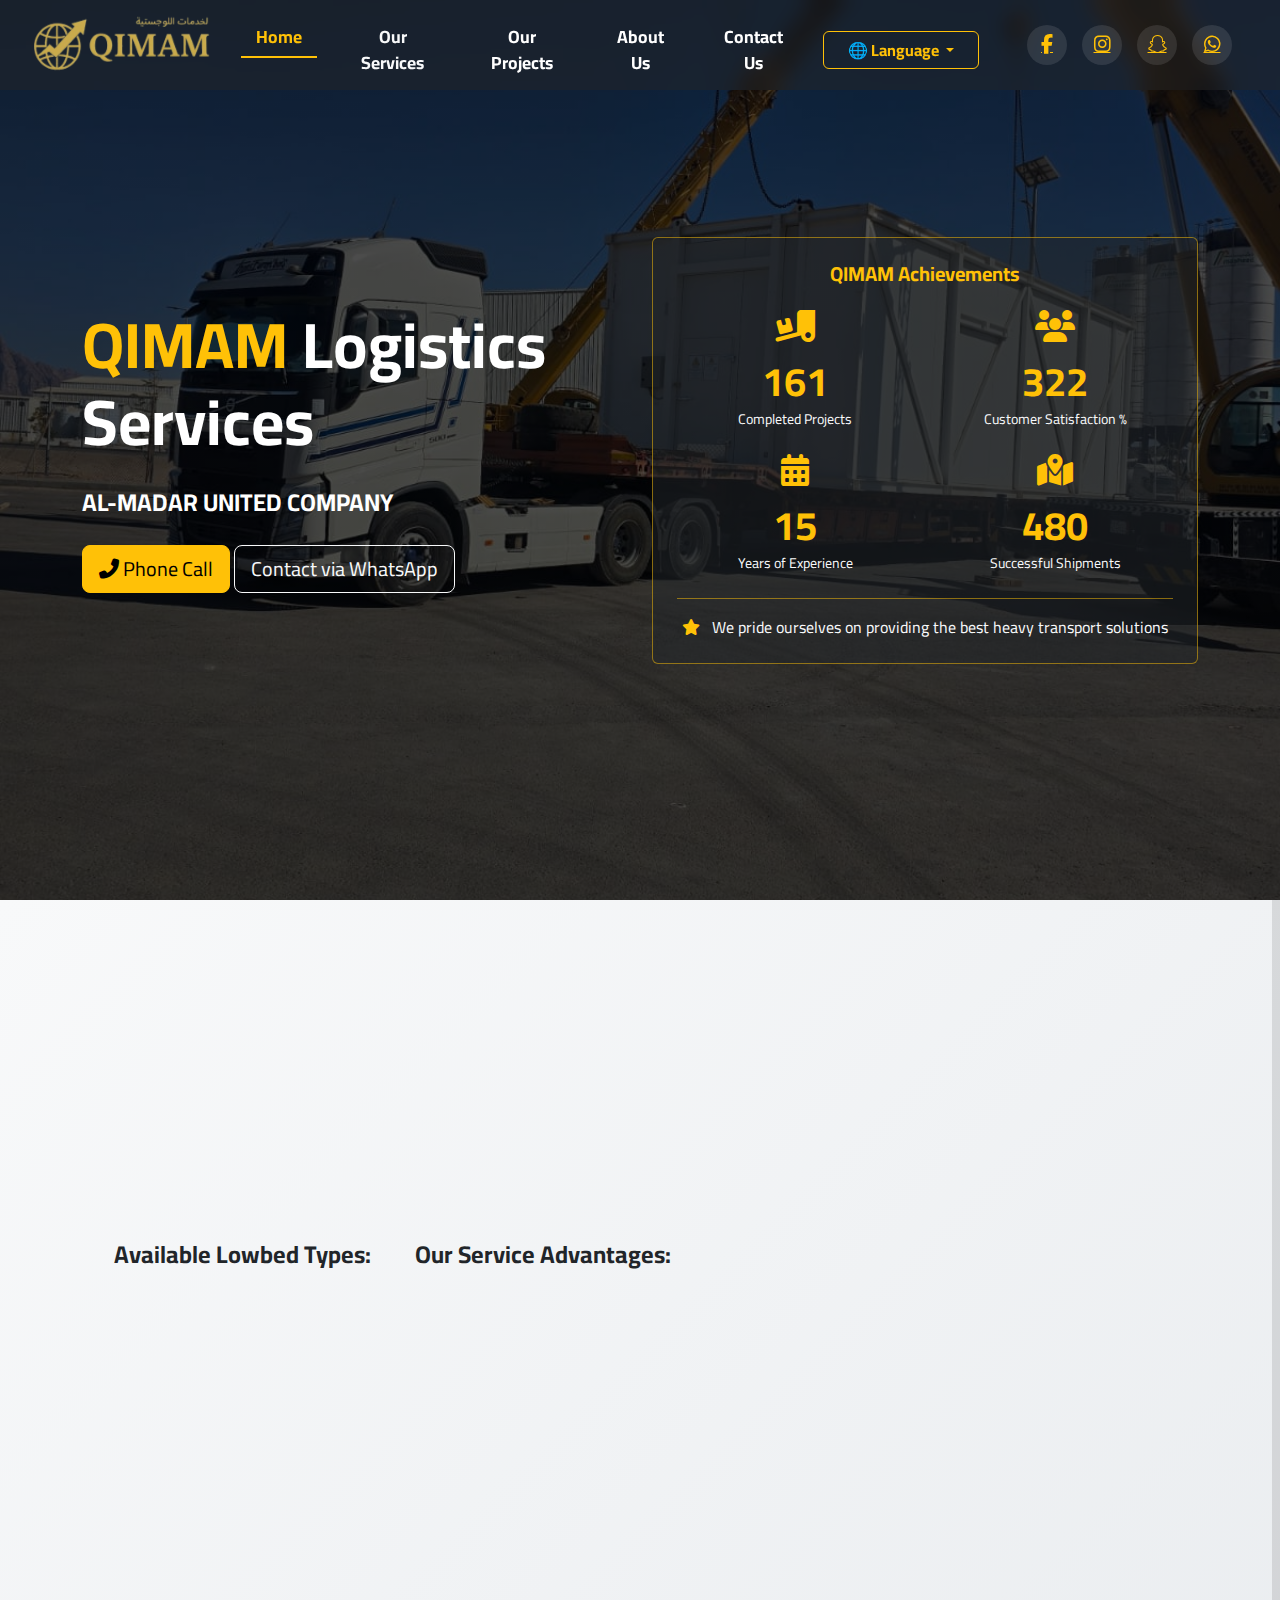
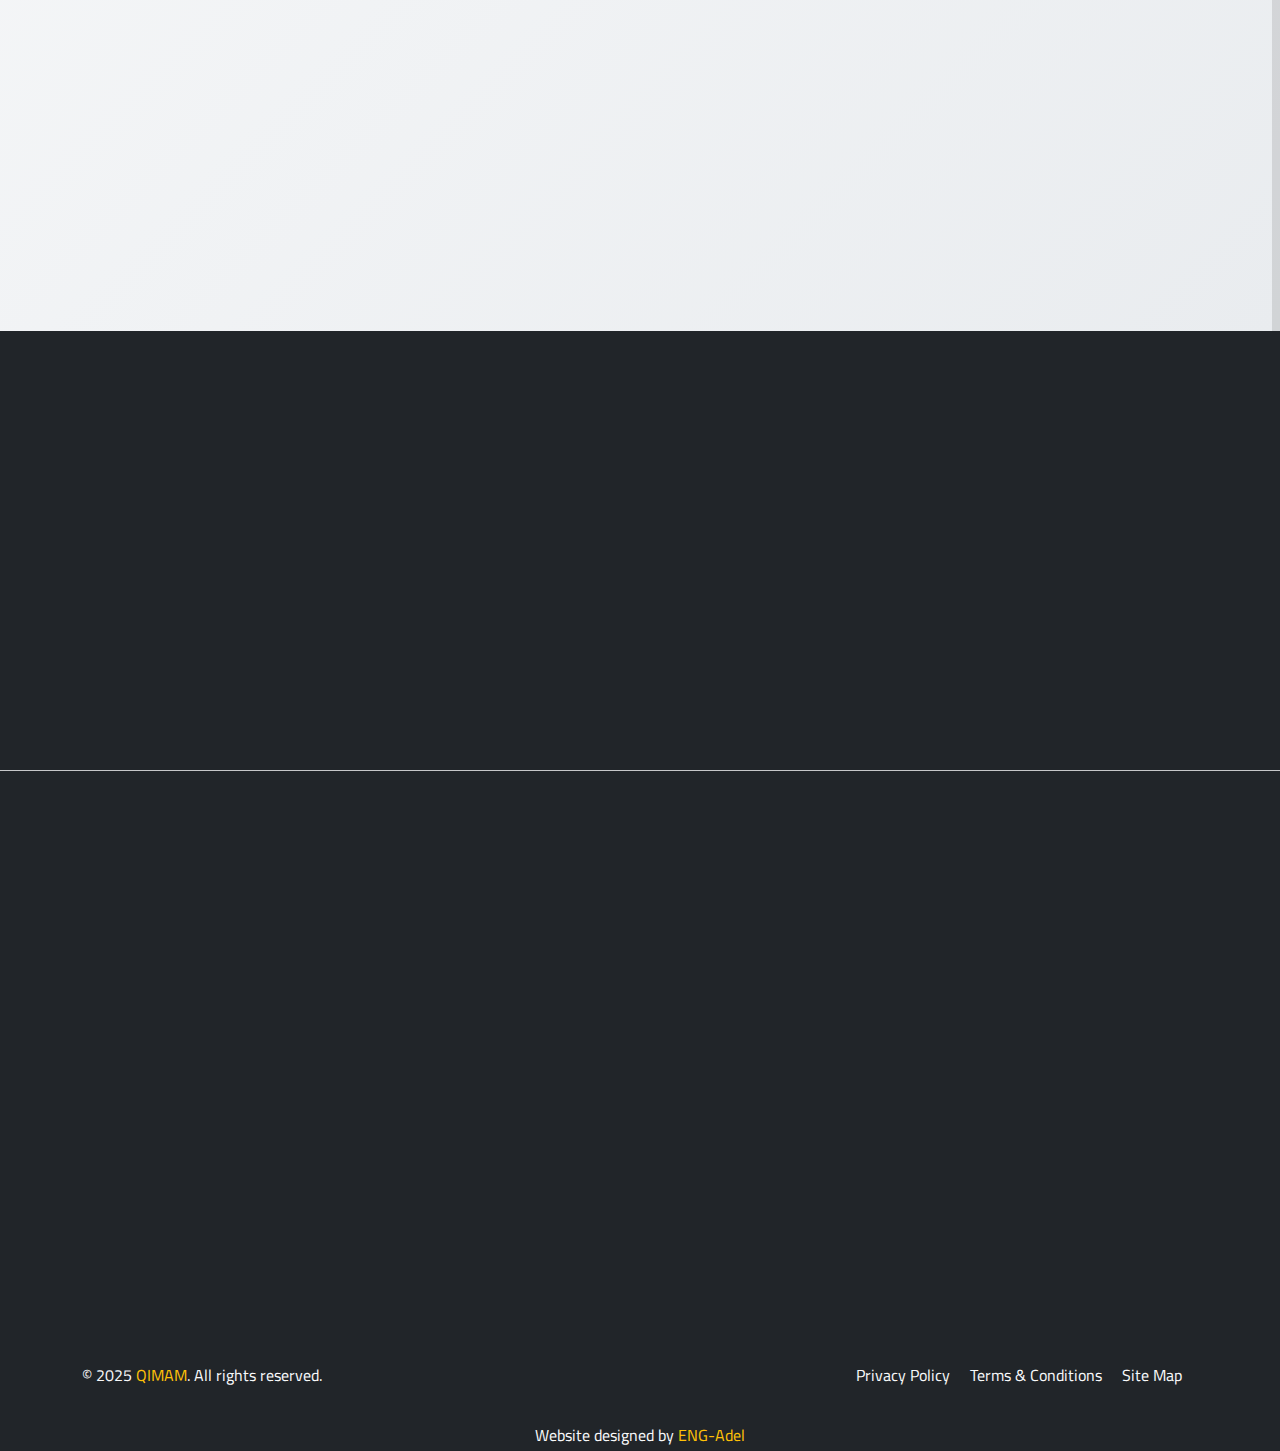
<file: index-E.html>
<!DOCTYPE html>
<html lang="en" dir="ltr">

<head>
  <meta charset="UTF-8" />
  <meta name="viewport" content="width=device-width, initial-scale=1.0" />

  <!-- ====================== SEO BASICS ====================== -->
  <title>Lowbed Rental in Riyadh | QIMAM Heavy Transport & Logistics Services</title>
  <meta name="description"
    content="QIMAM Transport Company offers lowbed rental services in Riyadh for transporting heavy equipment and vehicles safely and quickly, with a modern fleet and competitive prices." />
  <meta name="keywords"
    content="Lowbed Rental Riyadh, Lowbed for Rent Riyadh, Heavy Equipment Transport Riyadh, QIMAM Transport Company, QIMAM, Lowbed Rental Riyadh, Heavy Transport Riyadh" />
  <meta name="robots" content="index, follow" />
  <meta name="author" content="QIMAM Heavy Transport and Logistics Company" />
  <link rel="canonical" href="https://qimam-elmadar.com/en/" />

  <!-- ====================== MULTI LANGUAGE SUPPORT ====================== -->
  <link rel="alternate" href="https://qimam-elmadar.com/" hreflang="ar" />
  <link rel="alternate" href="https://qimam-elmadar.com/en/" hreflang="en" />
  <link rel="alternate" href="https://qimam-elmadar.com/" hreflang="x-default" />

  <!-- ====================== SOCIAL META ====================== -->
  <meta property="og:locale" content="en_US" />
  <meta property="og:type" content="website" />
  <meta property="og:title" content="Lowbed Rental in Riyadh | QIMAM Heavy Transport Company" />
  <meta property="og:description"
    content="Lowbed rental in Riyadh at the best prices with safe and fast transport services for heavy equipment from QIMAM Company." />
  <meta property="og:url" content="https://qimam-elmadar.com/en/" />
  <meta property="og:site_name" content="QIMAM Heavy Transport Company" />
  <meta property="og:image" content="https://qimam-elmadar.com/images/lowbed.jpg" />

  <meta name="twitter:card" content="summary_large_image" />
  <meta name="twitter:title" content="Lowbed Rental in Riyadh | QIMAM Heavy Transport Company" />
  <meta name="twitter:description"
    content="QIMAM Company offers lowbed rental services in Riyadh with a modern fleet and professional service." />
  <meta name="twitter:image" content="https://qimam-elmadar.com/images/lowbed.jpg" />

  <!-- ====================== STRUCTURED DATA ====================== -->
  <script type="application/ld+json">
    {
      "@context": "https://schema.org",
      "@type": "LocalBusiness",
      "name": "QIMAM Heavy Transport and Logistics Company",
      "image": "https://qimam-elmadar.com/images/lowbed.jpg",
      "@id": "https://qimam-elmadar.com/en/",
      "url": "https://qimam-elmadar.com/en/",
      "telephone": "+966557087329",
      "address": {
        "@type": "PostalAddress",
        "streetAddress": "Riyadh",
        "addressLocality": "Riyadh",
        "addressCountry": "SA"
      },
      "geo": {
        "@type": "GeoCoordinates",
        "latitude": 24.7136,
        "longitude": 46.6753
      },
      "openingHours": "Mo-Su 00:00-23:59",
      "priceRange": "$$",
      "description": "Lowbed rental in Riyadh for transporting heavy equipment and vehicles safely and quickly from QIMAM Heavy Transport Company."
    }
  </script>

  <!-- ====================== SEARCH ACTION SCHEMA ====================== -->
  <script type="application/ld+json">
    {
      "@context": "https://schema.org",
      "@type": "WebSite",
      "url": "https://qimam-elmadar.com/en/",
      "potentialAction": {
        "@type": "SearchAction",
        "target": "https://qimam-elmadar.com/en/search?q={search_term_string}",
        "query-input": "required name=search_term_string"
      }
    }
  </script>

  <!-- ====================== FAQ STRUCTURED DATA ====================== -->
  <script type="application/ld+json">
    {
      "@context": "https://schema.org",
      "@type": "FAQPage",
      "mainEntity": [
        {
          "@type": "Question",
          "name": "What services does QIMAM Heavy Transport Company offer?",
          "acceptedAnswer": {
            "@type": "Answer",
            "text": "We provide lowbed rental services in Riyadh and transport of heavy equipment, vehicles, and machinery inside and outside Riyadh with the highest safety standards."
          }
        },
        {
          "@type": "Question",
          "name": "How can I book a lowbed in Riyadh?",
          "acceptedAnswer": {
            "@type": "Answer",
            "text": "You can contact us directly by phone at 0557087329 or through WhatsApp for quick booking."
          }
        },
        {
          "@type": "Question",
          "name": "Do you provide intercity transport services?",
          "acceptedAnswer": {
            "@type": "Answer",
            "text": "Yes, we provide heavy transport services between all cities in the Kingdom at competitive prices."
          }
        }
      ]
    }
  </script>

  <!-- ====================== STYLES & ICONS ====================== -->
  <link rel="preload" href="https://fonts.googleapis.com/css2?family=Cairo:wght@300;400;600;700&display=swap" as="style">

  <link rel="icon" href="images/favicon.ico" type="image/x-icon" />
  <link rel="stylesheet" href="https://cdn.jsdelivr.net/npm/bootstrap@5.3.0/dist/css/bootstrap.min.css" />
  <link rel="stylesheet" href="https://cdnjs.cloudflare.com/ajax/libs/font-awesome/6.4.0/css/all.min.css" />
  <link rel="stylesheet" href="https://cdnjs.cloudflare.com/ajax/libs/animate.css/4.1.1/animate.min.css" />
  <link href="https://fonts.googleapis.com/css2?family=Cairo:wght@300;400;600;700&display=swap" rel="stylesheet" />
  <link rel="stylesheet" href="css/style.css" />
</head>

<body loading="lazy">
    <!-- Navigation Bar -->
    <nav class="navbar navbar-expand-lg navbar-dark fixed-top">

        <!-- Logo on the left -->
        <a class="navbar-brand me-0" href="index-E.html">
            <img class="logo-img" src="logo/WhatsApp_Image_2025-10-25_at_7.09.24_PM-removebg-preview.png" alt="logo">
        </a>

        <!-- Menu button -->
        <button class="navbar-toggler border-0" type="button" data-bs-toggle="collapse" data-bs-target="#navbarNav">
            <span class="navbar-toggler-icon"></span>
        </button>

        <!-- Menu in the center -->
        <div class="collapse navbar-collapse" id="navbarNav">
          <ul class="navbar-nav mx-auto fw-bold">
            <li class="nav-item">
              <a class="nav-link text-warning active" href="index-E.html">Home</a>
            </li>
            <li class="nav-item">
              <a class="nav-link text-light" href="servces-E.html">Our Services</a>
            </li>
            <li class="nav-item">
              <a class="nav-link text-white" href="projects-E.html">Our Projects</a>
            </li>
            <li class="nav-item">
              <a class="nav-link text-white" href="about-E.html">About Us</a>
            </li>
            <li class="nav-item">
              <a class="nav-link text-white" href="contact-E.html">Contact Us</a>
            </li>
          </ul>

          <!-- Language Change Button -->
          <div class="dropdown ms-lg-3 mt-3 mt-lg-0 text-center text-lg-start">
            <button
              class="btn btn-outline-warning dropdown-toggle fw-bold px-4"
              type="button"
              id="languageDropdown"
              data-bs-toggle="dropdown"
              aria-expanded="false"
            >
              🌐 Language
            </button>
            <ul class="dropdown-menu dropdown-menu-end bg-dark" aria-labelledby="languageDropdown">
              <li>
                <a class="dropdown-item text-white fw-semibold" href="index.html">العربية</a>
              </li>
              <li>
                <a class="dropdown-item text-white fw-semibold active" href="index-E.html">English</a>
              </li>
            </ul>
          </div>
        </div>

        <!-- Social media on the right -->
        <div class="nav-social d-none d-lg-flex align-items-center mx-5">
            <a href="https://www.facebook.com/share/g/14TC215Wuqz/?mibextid=wwXIfr" class="text-warning" title="Facebook">
                <i class="fab fa-facebook-f"></i>
            </a>
            <a href="https://www.instagram.com/2016qimam/" class="text-warning" title="Instagram">
                <i class="fab fa-instagram"></i>
            </a>
            <a href="https://snapchat.com/t/yZ1PTGJZ" class="text-warning" title="Snapchat">
                <i class="fab fa-snapchat-ghost"></i>
            </a>
            <a href="https://api.whatsapp.com/send/?phone=966557087329" class="text-warning" title="WhatsApp">
                <i class="fab fa-whatsapp"></i>
            </a>
        </div>

    </nav>
    <!-- Hero Section -->
    <section id="home" class="hero-section d-flex align-items-center">
        <div class="container">
            <div class="row align-items-center">
                <div class="col-lg-6">
                    <h1 class="display-3 fw-bold mb-4 animate__animated animate__fadeInUp">
                        <span class="text-warning">QIMAM</span> Logistics Services
                    </h1>
                    <p class="lead mb-4 animate__animated animate__fadeInUp animate__delay-1s fs-4 fw-bold">
                        AL-MADAR UNITED COMPANY
                    </p>
                    <div class="animate__animated animate__fadeInUp animate__delay-2s">
                        <a href="tel:0557087329"> <button class="btn btn-warning btn-lg  hover-effect">
                                <i class="fa-solid fa-phone-flip"></i> Phone Call
                            </button></a>

                        <a href="https://api.whatsapp.com/send/?phone=966557087329">
                            <button class="btn btn-outline-light btn-lg hover-effect">
                                Contact via WhatsApp
                            </button>
                        </a>

                    </div>
                </div>
                <div class="col-lg-6">
                    <div class="card bg-dark bg-opacity-50 text-white border-warning border-opacity-50 animate-on-scroll"
                        data-animate="fadeInLeft">
                        <div class="card-body p-4 text-center">
                            <h5 class="card-title text-warning mb-4 fw-bold">QIMAM Achievements</h5>

                            <div class="row text-center">
                                <!-- Counter 1 -->
                                <div class="col-6 mb-4">
                                    <div class="counter-item">
                                        <i class="fas fa-truck-loading text-warning fa-2x mb-3"></i>
                                        <div class="display-6 fw-bold text-warning count" data-target="500">0</div>
                                        <small class="text-light">Completed Projects</small>
                                    </div>
                                </div>

                                <!-- Counter 2 -->
                                <div class="col-6 mb-4">
                                    <div class="counter-item">
                                        <i class="fas fa-users text-warning fa-2x mb-3"></i>
                                        <div class="display-6 fw-bold text-warning count" data-target="980">0</div>
                                        <small class="text-light">Customer Satisfaction %</small>
                                    </div>
                                </div>

                                <!-- Counter 3 -->
                                <div class="col-6">
                                    <div class="counter-item">
                                        <i class="fas fa-calendar-alt text-warning fa-2x mb-3"></i>
                                        <div class="display-6 fw-bold text-warning count" data-target="15">0</div>
                                        <small class="text-light">Years of Experience</small>
                                    </div>
                                </div>

                                <!-- Counter 4 -->
                                <div class="col-6">
                                    <div class="counter-item">
                                        <i class="fas fa-map-marked-alt text-warning fa-2x mb-3"></i>
                                        <div class="display-6 fw-bold text-warning count" data-target="1500">0</div>
                                        <small class="text-light">Successful Shipments</small>
                                    </div>
                                </div>
                            </div>

                            <div class="mt-4 pt-3 border-top border-warning border-opacity-50">
                                <p class="text-light mb-0">
                                    <i class="fas fa-star text-warning me-2"></i>
                                    We pride ourselves on providing the best heavy transport solutions
                                </p>
                            </div>
                        </div>
                    </div>
                </div>
            </div>
        </div>
    </section>

    <!-- Logistics Articles Section -->
    <section class="logistics-section py-5">
        <!-- Progress Bar -->
        <div class="progress-bar-container">
            <div class="progress-bar" id="sectionProgress"></div>
        </div>

        <div class="container">
            <div class="row align-items-center">
                <!-- Article Content -->
                <div class="col-lg-7 mb-4 mb-lg-0">
                    <div class="article-content">
                        <h2 class="section-title fw-bold display-5">Integrated Logistics Services & Lowbeds</h2>
                        <p class="lead-text lead text-muted mb-4">
                            We provide integrated logistics solutions including cargo and heavy equipment transport through a variety of specialized lowbeds that meet all project requirements.
                        </p>

                        <div class="row">
                            <div class="col-md-6">
                                <h4 class="fw-bold text-dark mb-3">Available Lowbed Types:</h4>
                                <ul class="feature-list">
                                    <li>Low-load trailers</li>
                                    <li>Multi-axle flatbed trailers</li>
                                    <li>Tanker trailers for liquid transport</li>
                                    <li>Custom trailers for heavy equipment</li>
                                    <li>Refrigerated trailers for sensitive goods</li>
                                </ul>
                            </div>
                            <div class="col-md-6">
                                <h4 class="fw-bold text-dark mb-3">Our Service Advantages:</h4>
                                <ul class="feature-list">
                                    <li>Extensive transport network covering all areas</li>
                                    <li>Modern fleet equipped with latest technologies</li>
                                    <li>Specialized team in logistics transport</li>
                                    <li>Real-time shipment tracking</li>
                                    <li>Comprehensive cargo insurance</li>
                                </ul>
                            </div>
                        </div>

                        <!-- Statistics Cards -->
                        <div class="stats-cards">
                            <div class="row g-4">
                                <div class="col-md-4">
                                    <div class="stat-card text-center p-4">
                                        <div class="stat-icon mb-3">
                                            <i class="fas fa-truck fa-3x text-warning"></i>
                                        </div>
                                        <h3 class="stat-number text-warning fw-bold">150+</h3>
                                        <p class="stat-label text-muted mb-0">Active Trailers</p>
                                        <div class="stat-progress mt-3">
                                            <div class="progress" style="height: 6px;">
                                                <div class="progress-bar bg-warning" style="width: 85%"></div>
                                            </div>
                                        </div>
                                    </div>
                                </div>
                                <div class="col-md-4">
                                    <div class="stat-card text-center p-4">
                                        <div class="stat-icon mb-3">
                                            <i class="fas fa-project-diagram fa-3x text-success"></i>
                                        </div>
                                        <h3 class="stat-number text-success fw-bold">500+</h3>
                                        <p class="stat-label text-muted mb-0">Completed Projects</p>
                                        <div class="stat-progress mt-3">
                                            <div class="progress" style="height: 6px;">
                                                <div class="progress-bar bg-success" style="width: 92%"></div>
                                            </div>
                                        </div>
                                    </div>
                                </div>
                                <div class="col-md-4">
                                    <div class="stat-card text-center p-4">
                                        <div class="stat-icon mb-3">
                                            <i class="fas fa-smile fa-3x text-primary"></i>
                                        </div>
                                        <h3 class="stat-number text-primary fw-bold">98%</h3>
                                        <p class="stat-label text-muted mb-0">Customer Satisfaction</p>
                                        <div class="stat-progress mt-3">
                                            <div class="progress" style="height: 6px;">
                                                <div class="progress-bar bg-primary" style="width: 98%"></div>
                                            </div>
                                        </div>
                                    </div>
                                </div>
                            </div>
                        </div>
                    </div>
                </div>

                <!-- Trailer Image -->
                <div class="col-lg-5">
                    <img src="img/WhatsApp Image 2025-10-21 at 5.12.31 PM (3).jpeg" alt="Equipment transport trailer"
                        class="trailer-img w-100">
                </div>
            </div>
        </div>
    </section>

    <!-- Tracking Section - Using animate.css -->
    <section id="tracking" class="py-5 bg-dark text-white">
        <div class="container">
            <div class="row align-items-center">
                <div class="col-lg-6 animate-on-scroll" data-animate="fadeInLeft">
                    <h3 class="display-5 fw-bold mb-4">Track Your Shipment <span class="text-warning">Online</span></h3>
                    <p class="lead mb-4">Track your shipment step by step from loading moment until reaching final destination</p>
                    <ul class="list-unstyled">
                        <li class="mb-3 animate-on-scroll" data-animate="fadeInLeft" data-delay="100">
                            <i class="fas fa-check-circle text-warning me-2"></i>Real-time location
                        </li>
                        <li class="mb-3 animate-on-scroll" data-animate="fadeInLeft" data-delay="200">
                            <i class="fas fa-check-circle text-warning me-2"></i>Daily reports with photos
                        </li>
                        <li class="mb-3 animate-on-scroll" data-animate="fadeInLeft" data-delay="300">
                            <i class="fas fa-check-circle text-warning me-2"></i>Instant notifications
                        </li>
                    </ul>
                </div>
                <div class="col-lg-6 animate-on-scroll" data-animate="fadeInRight" data-delay="200">
                    <div class="card bg-secondary">
                        <div class="card-body p-4">
                            <h5 class="card-title mb-4">Enter Shipment Number</h5>
                            <div class="input-group mb-3">
                                <input type="text" class="form-control form-control-lg"
                                    placeholder="Example: QMM-2024-001">
                                <button class="btn btn-warning btn-lg hover-effect">
                                    <i class="fas fa-search-location me-2"></i>Track
                                </button>
                            </div>
                            <small class="text-light">You can find the shipment number on the receipt</small>
                        </div>
                    </div>
                </div>
            </div>
        </div>
    </section>
    <hr class="my-0">

    <!-- Footer -->
    <footer class="bg-dark text-white pt-5">
        <div class="container">
            <div class="row g-4">
                <!-- Column 1: About -->
                <div class="col-lg-4 col-md-6 animate-on-scroll animate-fade-in-up">
                    <div class="footer-about">
                        <img style="width: 60%; height: 60%;"
                            src="logo/WhatsApp_Image_2025-10-25_at_7.09.24_PM-removebg-preview.png" alt="QIMAM">

                        <p class="text-light mb-4">
                            A leading company in heavy transport and integrated logistics solutions.
                            We provide our services with the highest quality and safety standards.
                        </p>
                        <div class="social-links">
                            <!-- Facebook -->
                            <a href="https://www.facebook.com/share/g/14TC215Wuqz/?mibextid=wwXIfr" class="social-btn facebook me-2 hover-effect" title="Facebook">
                                <i class="fab fa-facebook-f fa-lg"></i>
                            </a>
                            <!-- Instagram -->
                            <a href="https://www.instagram.com/2016qimam/" class="social-btn instagram me-2 hover-effect" title="Instagram">
                                <i class="fab fa-instagram fa-lg"></i>
                            </a>
                            <!-- Snapchat -->
                            <a href="https://snapchat.com/t/yZ1PTGJZ" class="social-btn snapchat me-2 hover-effect" title="Snapchat">
                                <i class="fab fa-snapchat-ghost fa-lg"></i>
                            </a>
                            <!-- WhatsApp -->
                            <a href="https://api.whatsapp.com/send/?phone=966557087329"
                                class="social-btn whatsapp me-2 hover-effect" title="WhatsApp">
                                <i class="fab fa-whatsapp fa-lg"></i>
                            </a>
                        </div>
                    </div>
                </div>

                <!-- Column 2: Quick Links -->
                <div class="col-lg-2 col-md-6 animate-on-scroll animate-fade-in-up delay-100">
                    <h6 class="fw-bold mb-4 text-warning">Quick Links</h6>
                    <ul class="list-unstyled">
                        <li class="mb-2">
                            <a href="index-E.html" class="text-warning text-decoration-none hover-effect service-item">
                                <i class="fas fa-arrow-right text-warning me-3 small transition-all mx-1"></i>Home
                            </a>
                        </li>
                        <li class="mb-2">
                            <a href="servces-E.html" class="text-white text-decoration-none hover-effect service-item">
                                <i class="fas fa-arrow-right text-warning me-3 small transition-all mx-1"></i>Our Services
                            </a>
                        </li>
                        <li class="mb-2">
                            <a href="projects-E.html" class="text-white text-decoration-none hover-effect service-item">
                                <i class="fas fa-arrow-right text-warning me-3 small transition-all mx-1"></i>Our Projects
                            </a>
                        </li>
                        <li class="mb-2">
                            <a href="contact-E.html" class="text-white text-decoration-none hover-effect service-item">
                                <i class="fas fa-arrow-right text-warning me-3 small transition-all mx-1"></i>Contact Us
                            </a>
                        </li>
                        <li class="mb-2">
                            <a href="about-E.html" class="text-white text-decoration-none hover-effect service-item">
                                <i class="fas fa-arrow-right text-warning me-3 small transition-all mx-1"></i>About Company
                            </a>
                        </li>
                    </ul>
                </div>

                <!-- Column 3: Services -->
                <div class="col-lg-3 col-md-6 animate-on-scroll animate-fade-in-up delay-200">
                    <h6 class="fw-bold mb-4 text-warning">Our Services</h6>
                    <ul class="list-unstyled">
                        <li class="mb-2">
                            <a href="#" class="text-light text-decoration-none hover-effect service-item">
                                <i class="fas fa-arrow-right text-warning me-3 small transition-all mx-1"></i>Heavy Equipment Transport
                            </a>
                        </li>
                        <li class="mb-2">
                            <a href="#" class="text-light text-decoration-none hover-effect service-item">
                                <i class="fas fa-arrow-right text-warning me-3 small transition-all mx-1"></i>Multimodal Transport
                            </a>
                        </li>
                        <li class="mb-2">
                            <a href="#" class="text-light text-decoration-none hover-effect service-item">
                                <i class="fas fa-arrow-right text-warning me-3 small transition-all mx-1"></i>Logistics Solutions
                            </a>
                        </li>
                        <li class="mb-2">
                            <a href="#" class="text-light text-decoration-none hover-effect service-item">
                                <i class="fas fa-arrow-right text-warning me-3 small transition-all mx-1"></i>Storage & Warehousing
                            </a>
                        </li>
                        <li class="mb-2">
                            <a href="#" class="text-light text-decoration-none hover-effect service-item">
                                <i class="fas fa-arrow-right text-warning me-3 small transition-all mx-1"></i>Installation & Operation
                            </a>
                        </li>
                    </ul>
                </div>

                <!-- Column 4: Contact -->
                <div class="col-lg-3 col-md-6 animate-on-scroll animate-fade-in-up delay-300">
                    <h6 class="fw-bold mb-4 text-warning">Contact Us</h6>
                    <div class="contact-info">
                        <div class="d-flex align-items-center mb-3">
                            <div class="icon-wrapper bg-warning rounded-circle d-flex align-items-center justify-content-center me-3"
                                style="width: 35px; height: 35px;">
                                <i class="fas fa-map-marker-alt text-dark" style="font-size: 14px;"></i>
                            </div>
                            <div>
                                <small class="text-light mx-1">Kingdom of Saudi Arabia - Riyadh</small>
                            </div>
                        </div>

                        <div class="d-flex align-items-center mb-3">
                            <div class="icon-wrapper bg-warning rounded-circle d-flex align-items-center justify-content-center me-3"
                                style="width: 35px; height: 35px;">
                                <i class="fas fa-phone text-dark" style="font-size: 14px;"></i>
                            </div>
                            <div>

                                <a href="tel:0557087329" class="text-light mx-1 text-decoration-none">0557087329</a>
                            </div>
                        </div>

                        <div class="d-flex align-items-center mb-3">
                            <div class="icon-wrapper bg-warning rounded-circle d-flex align-items-center justify-content-center me-3"
                                style="width: 35px; height: 35px;">
                                <i class="fas fa-envelope text-dark" style="font-size: 14px;"></i>
                            </div>
                            <div>
                                <small class="text-light mx-1">info@qimam-elmadar.com</small>
                            </div>
                        </div>

                        <div class="d-flex align-items-center">
                            <div class="icon-wrapper bg-warning rounded-circle d-flex align-items-center justify-content-center me-3"
                                style="width: 35px; height: 35px;">
                                <i class="fas fa-clock text-dark" style="font-size: 14px;"></i>
                            </div>
                            <div>
                                <small class="text-light mx-1">24 Hours - 7 Days</small>
                            </div>
                        </div>
                    </div>
                </div>
            </div>

           <!-- Newsletter Section -->
            <div class="row mt-5 animate-on-scroll animate-fade-in-up">
                <div class="col-12">
                    <div class="card bg-secondary border-0">
                        <div class="card-body p-4">
                            <div class="row align-items-center">
                                <div class="col-lg-6 mb-3 mb-lg-0">
                                    <h6 class="fw-bold mb-2 text-warning">Subscribe to Our Newsletter</h6>
                                    <p class="text-light mb-0 small">Get the latest offers and news in heavy transport field
                                    </p>
                                </div>
                            </div>
                        </div>
                    </div>
                </div>
            </div>

            <!-- Bottom Footer -->
            <div class="row mt-4 pt-3">
                <div class="col-md-6 text-center text-md-start">
                    <p class="mb-0 text-light ">
                        &copy; 2025 <span class="text-warning">QIMAM</span>. All rights reserved.
                    </p>
                </div>
                <div class="col-md-6 text-center text-md-end">
                    <div class="footer-links">
                        <a href="#" class="text-light text-decoration-none  me-3 ">Privacy Policy</a>
                        <a href="#" class="text-light text-decoration-none  me-3 ">Terms & Conditions</a>
                        <a href="#" class="text-light text-decoration-none  me-3 ">Site Map</a>
                    </div>
                </div>
            </div>

            <!-- Designer Section -->
            <div class="row mt-3 pt-3">
                <div class="col-12 text-center">
                    <div class="text-light hover-effect my-1">
                        Website designed by
                        <a href="https://www.linkedin.com/in/eng-adel-elgyoushy-193084365/"
                            class="text-decoration-none text-warning">ENG-Adel</a>
                    </div>
                </div>
            </div>
        </div>
    </footer>

    <!-- Back to Top Button -->
    <button id="backToTop" class="back-to-top">
        ↑
    </button>

    <!-- Bootstrap & JavaScript -->
    <script src="https://cdn.jsdelivr.net/npm/bootstrap@5.3.0/dist/js/bootstrap.bundle.min.js"></script>
    <script src="js/main.js"></script>
</body>

</html>
</file>
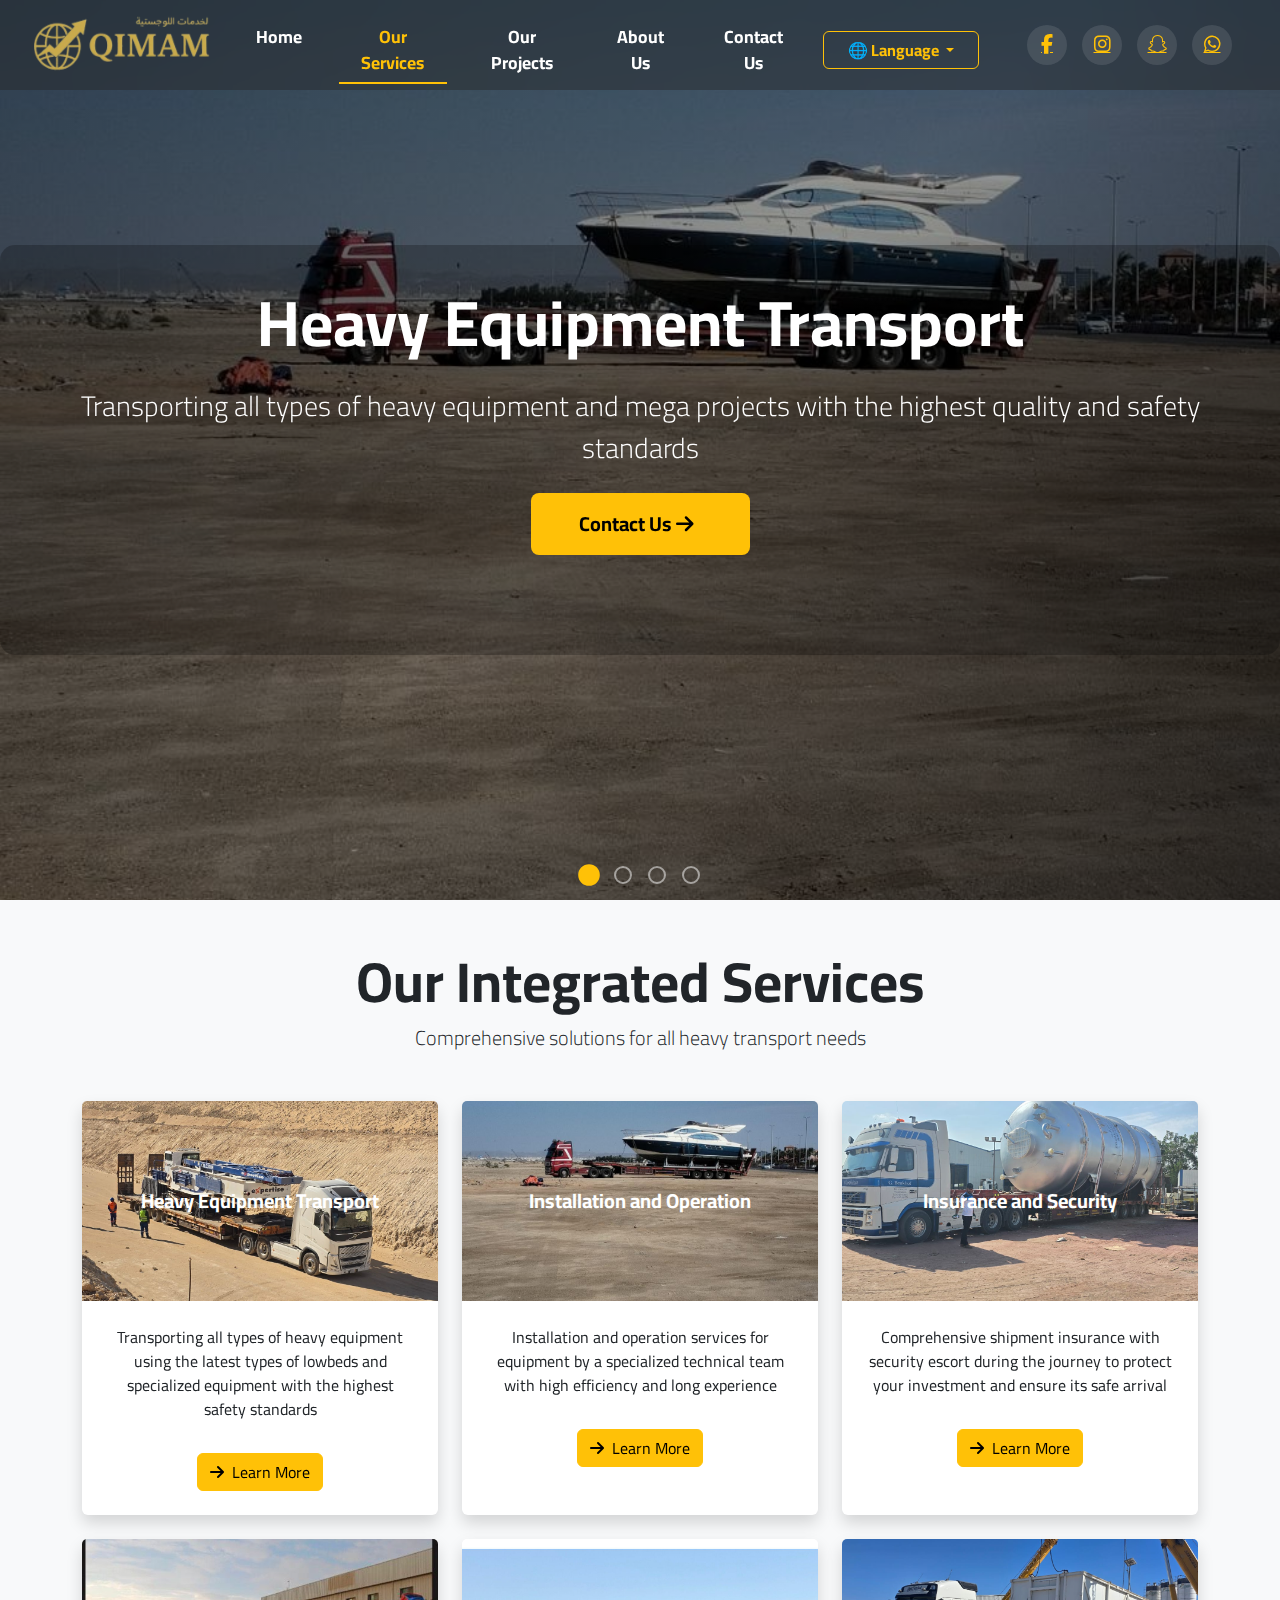
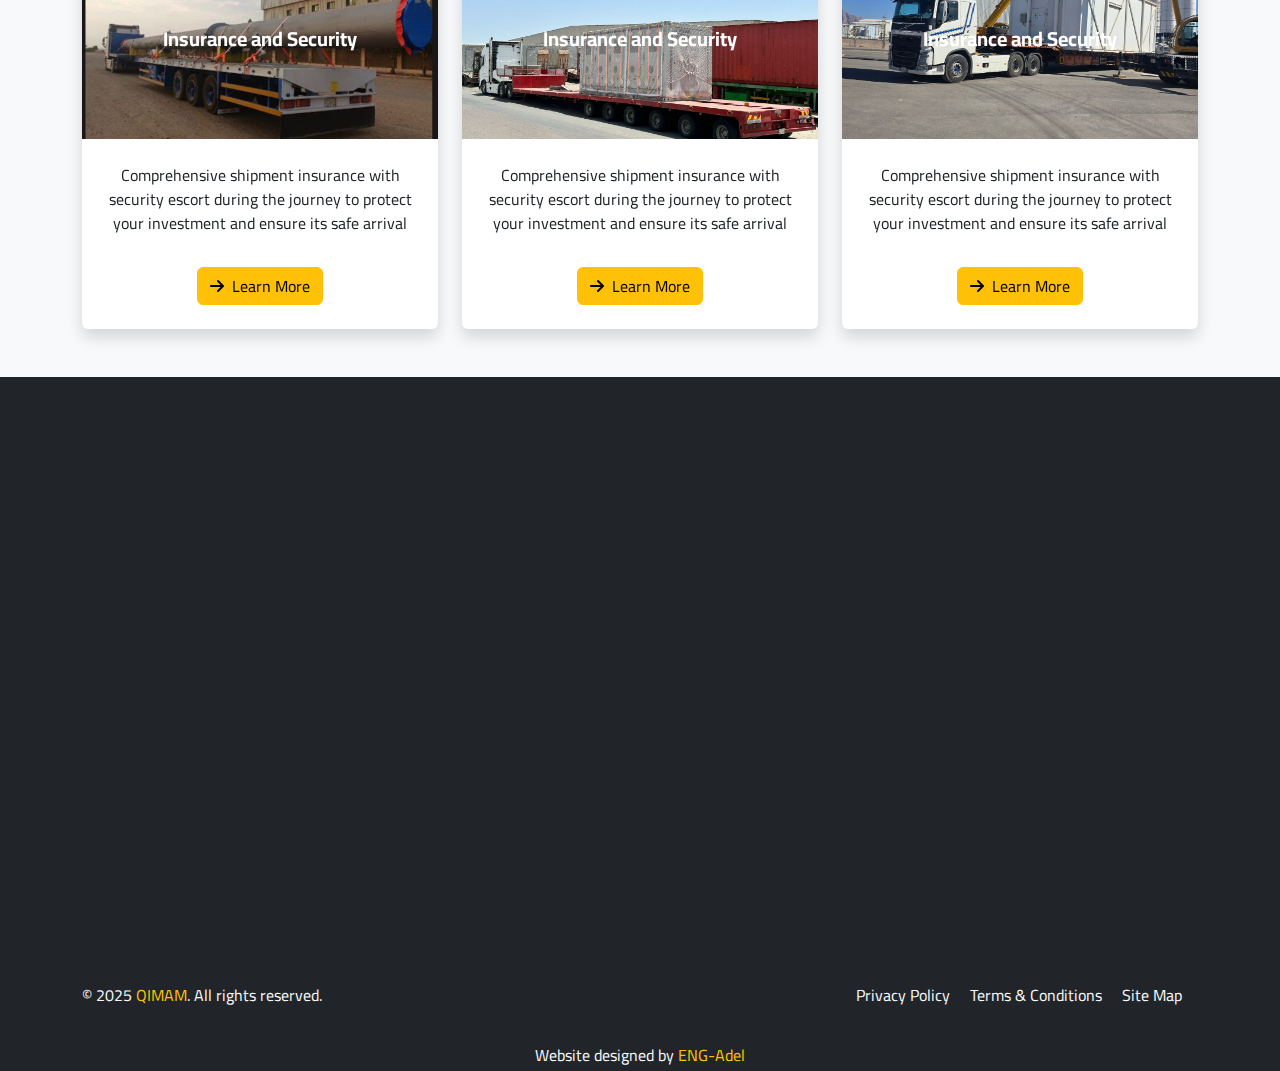
<file: servces-E.html>
<!DOCTYPE html>
<html lang="en" dir="ltr">

<head>
  <meta charset="UTF-8" />
  <meta name="viewport" content="width=device-width, initial-scale=1.0" />

  <!-- ====================== SEO BASICS ====================== -->
  <title>Lowbed Rental in Riyadh | QIMAM Heavy Transport & Logistics Services</title>
  <meta name="description"
    content="QIMAM Transport Company offers lowbed rental services in Riyadh for transporting heavy equipment and vehicles safely and quickly, with a modern fleet and competitive prices." />
  <meta name="keywords"
    content="Lowbed Rental Riyadh, Lowbed for Rent Riyadh, Heavy Equipment Transport Riyadh, QIMAM Transport Company, QIMAM, Lowbed Rental Riyadh, Heavy Transport Riyadh" />
  <meta name="robots" content="index, follow" />
  <meta name="author" content="QIMAM Heavy Transport and Logistics Company" />
  <link rel="canonical" href="https://qimam-elmadar.com/en/" />

  <!-- ====================== MULTI LANGUAGE SUPPORT ====================== -->
  <link rel="alternate" href="https://qimam-elmadar.com/" hreflang="ar" />
  <link rel="alternate" href="https://qimam-elmadar.com/en/" hreflang="en" />
  <link rel="alternate" href="https://qimam-elmadar.com/" hreflang="x-default" />

  <!-- ====================== SOCIAL META ====================== -->
  <meta property="og:locale" content="en_US" />
  <meta property="og:type" content="website" />
  <meta property="og:title" content="Lowbed Rental in Riyadh | QIMAM Heavy Transport Company" />
  <meta property="og:description"
    content="Lowbed rental in Riyadh at the best prices with safe and fast transport services for heavy equipment from QIMAM Company." />
  <meta property="og:url" content="https://qimam-elmadar.com/en/" />
  <meta property="og:site_name" content="QIMAM Heavy Transport Company" />
  <meta property="og:image" content="https://qimam-elmadar.com/images/lowbed.jpg" />

  <meta name="twitter:card" content="summary_large_image" />
  <meta name="twitter:title" content="Lowbed Rental in Riyadh | QIMAM Heavy Transport Company" />
  <meta name="twitter:description"
    content="QIMAM Company offers lowbed rental services in Riyadh with a modern fleet and professional service." />
  <meta name="twitter:image" content="https://qimam-elmadar.com/images/lowbed.jpg" />

  <!-- ====================== STRUCTURED DATA ====================== -->
  <script type="application/ld+json">
    {
      "@context": "https://schema.org",
      "@type": "LocalBusiness",
      "name": "QIMAM Heavy Transport and Logistics Company",
      "image": "https://qimam-elmadar.com/images/lowbed.jpg",
      "@id": "https://qimam-elmadar.com/en/",
      "url": "https://qimam-elmadar.com/en/",
      "telephone": "+966557087329",
      "address": {
        "@type": "PostalAddress",
        "streetAddress": "Riyadh",
        "addressLocality": "Riyadh",
        "addressCountry": "SA"
      },
      "geo": {
        "@type": "GeoCoordinates",
        "latitude": 24.7136,
        "longitude": 46.6753
      },
      "openingHours": "Mo-Su 00:00-23:59",
      "priceRange": "$$",
      "description": "Lowbed rental in Riyadh for transporting heavy equipment and vehicles safely and quickly from QIMAM Heavy Transport Company."
    }
  </script>

  <!-- ====================== SEARCH ACTION SCHEMA ====================== -->
  <script type="application/ld+json">
    {
      "@context": "https://schema.org",
      "@type": "WebSite",
      "url": "https://qimam-elmadar.com/en/",
      "potentialAction": {
        "@type": "SearchAction",
        "target": "https://qimam-elmadar.com/en/search?q={search_term_string}",
        "query-input": "required name=search_term_string"
      }
    }
  </script>

  <!-- ====================== FAQ STRUCTURED DATA ====================== -->
  <script type="application/ld+json">
    {
      "@context": "https://schema.org",
      "@type": "FAQPage",
      "mainEntity": [
        {
          "@type": "Question",
          "name": "What services does QIMAM Heavy Transport Company offer?",
          "acceptedAnswer": {
            "@type": "Answer",
            "text": "We provide lowbed rental services in Riyadh and transport of heavy equipment, vehicles, and machinery inside and outside Riyadh with the highest safety standards."
          }
        },
        {
          "@type": "Question",
          "name": "How can I book a lowbed in Riyadh?",
          "acceptedAnswer": {
            "@type": "Answer",
            "text": "You can contact us directly by phone at 0557087329 or through WhatsApp for quick booking."
          }
        },
        {
          "@type": "Question",
          "name": "Do you provide intercity transport services?",
          "acceptedAnswer": {
            "@type": "Answer",
            "text": "Yes, we provide heavy transport services between all cities in the Kingdom at competitive prices."
          }
        }
      ]
    }
  </script>

  <!-- ====================== STYLES & ICONS ====================== -->
   <link rel="preload" href="https://fonts.googleapis.com/css2?family=Cairo:wght@300;400;600;700&display=swap" as="style">

  <link rel="icon" href="images/favicon.ico" type="image/x-icon" />
  <link rel="stylesheet" href="https://cdn.jsdelivr.net/npm/bootstrap@5.3.0/dist/css/bootstrap.min.css" />
  <link rel="stylesheet" href="https://cdnjs.cloudflare.com/ajax/libs/font-awesome/6.4.0/css/all.min.css" />
  <link rel="stylesheet" href="https://cdnjs.cloudflare.com/ajax/libs/animate.css/4.1.1/animate.min.css" />
  <link href="https://fonts.googleapis.com/css2?family=Cairo:wght@300;400;600;700&display=swap" rel="stylesheet" />
    <link rel="stylesheet" href="css/servces.css">

</head>

<body>
    <!-- Navigation Bar -->
    <nav class="navbar navbar-expand-lg navbar-dark fixed-top ">

        <!-- Logo on the left -->
        <a class="navbar-brand me-0 " href="index-E.html">
            <img class="logo-img" src="logo/WhatsApp_Image_2025-10-25_at_7.09.24_PM-removebg-preview.png" alt="logo">
        </a>

        <!-- Menu button -->
        <button class="navbar-toggler border-0" type="button" data-bs-toggle="collapse" data-bs-target="#navbarNav">
            <span class="navbar-toggler-icon"></span>
        </button>

        <!-- Menu in the center -->
        <div class="collapse navbar-collapse" id="navbarNav">
            <ul class="navbar-nav mx-auto fw-bold">
                <li class="nav-item">
                    <a class="nav-link text-white" href="index-E.html">Home</a>
                </li>
                <li class="nav-item">
                    <a class="nav-link text-warning active" href="servces-E.html">Our Services</a>
                </li>
                <li class="nav-item">
                    <a class="nav-link text-white" href="projects-E.html">Our Projects</a>
                </li>
                <li class="nav-item">
                    <a class="nav-link text-white" href="about-E.html">About Us</a>
                </li>
                <li class="nav-item">
                    <a class="nav-link text-white" href="contact-E.html">Contact Us</a>
                </li>
            </ul>
            <!-- Language Change Button -->
          <div class="dropdown ms-lg-3 mt-3 mt-lg-0 text-center text-lg-start">
            <button
              class="btn btn-outline-warning dropdown-toggle fw-bold px-4"
              type="button"
              id="languageDropdown"
              data-bs-toggle="dropdown"
              aria-expanded="false"
            >
              🌐 Language
            </button>
            <ul class="dropdown-menu dropdown-menu-end bg-dark" aria-labelledby="languageDropdown">
              <li>
                <a class="dropdown-item text-white fw-semibold" href="servces.html">العربية</a>
              </li>
              <li>
                <a class="dropdown-item text-white fw-semibold active" href="servces-E.html">English</a>
              </li>
            </ul>
          </div>
        </div>

        <!-- Social media on the right -->
        <div class="nav-social d-none d-lg-flex align-items-center mx-5">
            <a href="https://www.facebook.com/share/g/14TC215Wuqz/?mibextid=wwXIfr" class="text-warning" title="Facebook">
                <i class="fab fa-facebook-f"></i>
            </a>
            <a href="https://www.instagram.com/2016qimam/" class="text-warning" title="Instagram">
                <i class="fab fa-instagram"></i>
            </a>
            <a href="https://snapchat.com/t/yZ1PTGJZ" class="text-warning" title="Snapchat">
                <i class="fab fa-snapchat-ghost"></i>
            </a>
            <a href="https://api.whatsapp.com/send/?phone=966557087329" class="text-warning" title="WhatsApp">
                <i class="fab fa-whatsapp"></i>
            </a>
        </div>

    </nav>

<!--  Hero Slider Section -->
<section class="hero-slider-section position-relative overflow-hidden" style="height: 100vh;">
  <div id="heroCarousel" class="carousel slide carousel-fade h-100" data-bs-ride="carousel" data-bs-interval="2500">

    <!--  Indicators -->
    <div class="carousel-indicators">
      <button type="button" data-bs-target="#heroCarousel" data-bs-slide-to="0" class="active indicator-btn" aria-label="Slide 1"></button>
      <button type="button" data-bs-target="#heroCarousel" data-bs-slide-to="1" class="indicator-btn" aria-label="Slide 2"></button>
      <button type="button" data-bs-target="#heroCarousel" data-bs-slide-to="2" class="indicator-btn" aria-label="Slide 3"></button>
      <button type="button" data-bs-target="#heroCarousel" data-bs-slide-to="3" class="indicator-btn" aria-label="Slide 4"></button>
    </div>

    <!-- Slides -->
    <div class="carousel-inner h-100">

      <!-- Slide 1 -->
      <div class="carousel-item active h-100 position-relative">
        <img src="img/WhatsApp Image 2025-10-21 at 5.12.29 PM (2).jpeg" class="slide-img" alt="Heavy Equipment Transport">
        <div class="slide-overlay"></div>
        <div class="container h-100 d-flex align-items-center">
          <div class="carousel-caption text-center text-white">
            <h1 class="display-3 fw-bold mb-4 slide-title">Heavy Equipment Transport</h1>
            <p class="lead mb-4 fs-3 slide-text">
              Transporting all types of heavy equipment and mega projects with the highest quality and safety standards
            </p>
            <a href="tel:0557087329" class="text-decoration-none text-dark">
              <button class="btn btn-warning btn-lg px-5 py-3 fw-bold slide-btn">
                Contact Us <i class="fas fa-arrow-right me-2"></i>
              </button>
            </a>
          </div>
        </div>
      </div>

      <!-- Slide 2 -->
      <div class="carousel-item h-100 position-relative">
        <img src="img/WhatsApp Image 2025-10-21 at 5.12.29 PM.jpeg" class="slide-img" alt="Integrated Logistics Solutions">
        <div class="slide-overlay"></div>
        <div class="container h-100 d-flex align-items-center">
          <div class="carousel-caption text-center text-white">
            <h1 class="display-3 fw-bold mb-4 slide-title">Integrated Logistics Solutions</h1>
            <p class="lead mb-4 fs-3 slide-text">Comprehensive solutions covering all aspects of supply chain and transport</p>
            <a href="tel:0557087329" class="text-decoration-none text-dark">
              <button class="btn btn-warning btn-lg px-5 py-3 fw-bold slide-btn">
                Contact Us <i class="fas fa-arrow-right me-2"></i>
              </button>
            </a>
          </div>
        </div>
      </div>

      <!-- Slide 3 -->
      <div class="carousel-item h-100 position-relative">
        <img src="img/WhatsApp Image 2025-10-21 at 5.12.29 PM (3).jpeg" class="slide-img" alt="Multimodal Transport">
        <div class="slide-overlay"></div>
        <div class="container h-100 d-flex align-items-center">
          <div class="carousel-caption text-center text-white">
            <h1 class="display-3 fw-bold mb-4 slide-title">Multimodal Transport</h1>
            <p class="lead mb-4 fs-3 slide-text">Integrating different transport methods to provide effective and economical solutions</p>
            <a href="tel:0557087329" class="text-decoration-none text-dark">
              <button class="btn btn-warning btn-lg px-5 py-3 fw-bold slide-btn">
                Contact Us <i class="fas fa-arrow-right me-2"></i>
              </button>
            </a>
          </div>
        </div>
      </div>

      <!-- Slide 4 -->
      <div class="carousel-item h-100 position-relative">
        <img src="img/WhatsApp Image 2025-10-21 at 5.12.31 PM (1).jpeg" class="slide-img" alt="Lowbed Rental Service">
        <div class="slide-overlay"></div>
        <div class="container h-100 d-flex align-items-center">
          <div class="carousel-caption text-center text-white">
            <h1 class="display-3 fw-bold mb-4 slide-title">Lowbed Rental Service</h1>
            <p class="lead mb-4 fs-3 slide-text">All sizes hydraulic and standard</p>
            <a href="tel:0557087329" class="text-decoration-none text-dark">
              <button class="btn btn-warning btn-lg px-5 py-3 fw-bold slide-btn">
                Contact Us <i class="fas fa-arrow-right me-2"></i>
              </button>
            </a>
          </div>
        </div>
      </div>
    </div>

    <!-- 🔁 Controls -->
    <button class="carousel-control-prev" type="button" data-bs-target="#heroCarousel" data-bs-slide="prev">
      <span class="carousel-control-prev-icon" aria-hidden="true"></span>
      <span class="visually-hidden">Previous</span>
    </button>
    <button class="carousel-control-next" type="button" data-bs-target="#heroCarousel" data-bs-slide="next">
      <span class="carousel-control-next-icon" aria-hidden="true"></span>
      <span class="visually-hidden">Next</span>
    </button>
  </div>
</section>


    <!-- Services Section -->
    <section id="services" class="py-5 bg-light">
        <div class="container">
            <div class="text-center mb-5">
                <h2 class="display-4 fw-bold services-title">Our Integrated Services</h2>
                <p class="lead services-subtitle">Comprehensive solutions for all heavy transport needs</p>
            </div>

            <div class="row g-4">
                <!-- Service 1 -->
                <div class="col-md-4">
                    <div class="card service-card h-100 border-0 shadow service-item" data-animate="fadeInLeft">
                        <div class="card-img-top position-relative overflow-hidden" style="height: 200px;">
                            <img src="img/WhatsApp Image 2025-10-21 at 5.12.29 PM (4).jpeg"
                                class="w-100 h-100 object-fit-cover" alt="Heavy Equipment Transport">
                            <div
                                class="position-absolute top-0 start-0 w-100 h-100  bg-opacity-40 d-flex align-items-center justify-content-center">
                                <h5 class="text-white fw-bold mb-0">Heavy Equipment Transport</h5>
                            </div>
                        </div>
                        <div class="card-body text-center p-4">
                            <p class="card-text">Transporting all types of heavy equipment using the latest types of lowbeds and specialized equipment with the highest safety standards</p>
                            <a href="#" class="btn btn-warning mt-3">
                                <i class="fas fa-arrow-right me-2"></i>Learn More
                            </a>
                        </div>
                    </div>
                </div>

                <!-- Service 2 -->
                <div class="col-md-4">
                    <div class="card service-card h-100 border-0 shadow service-item" data-animate="fadeInUp">
                        <div class="card-img-top position-relative overflow-hidden" style="height: 200px;">
                            <img src="img/WhatsApp Image 2025-10-21 at 5.12.29 PM (2).jpeg"
                                class="w-100 h-100 object-fit-cover" alt="Installation and Operation">
                            <div
                                class="position-absolute top-0 start-0 w-100 h-100  bg-opacity-40 d-flex align-items-center justify-content-center">
                                <h5 class="text-white fw-bold mb-0">Installation and Operation</h5>
                            </div>
                        </div>
                        <div class="card-body text-center p-4">
                            <p class="card-text">Installation and operation services for equipment by a specialized technical team with high efficiency and long experience</p>
                            <a href="#" class="btn btn-warning mt-3">
                                <i class="fas fa-arrow-right me-2"></i>Learn More
                            </a>
                        </div>
                    </div>
                </div>

                <!-- Service 3 -->
                <div class="col-md-4">
                    <div class="card service-card h-100 border-0 shadow service-item" data-animate="fadeInRight">
                        <div class="card-img-top position-relative overflow-hidden" style="height: 200px;">
                            <img src="img/WhatsApp Image 2025-10-21 at 5.12.28 PM (3).jpeg"
                                class="w-100 h-100 object-fit-cover" alt="Insurance and Security">
                            <div
                                class="position-absolute top-0 start-0 w-100 h-100 bg-opacity-50 d-flex align-items-center justify-content-center">
                                <h5 class="text-white fw-bold mb-0">Insurance and Security</h5>
                            </div>
                        </div>
                        <div class="card-body text-center p-4">
                            <p class="card-text">Comprehensive shipment insurance with security escort during the journey to protect your investment and ensure its safe arrival</p>
                            <a href="#" class="btn btn-warning mt-3">
                                <i class="fas fa-arrow-right me-2"></i>Learn More
                            </a>
                        </div>
                    </div>
                </div>
                <!-- Service 4 -->
                <div class="col-md-4">
                    <div class="card service-card h-100 border-0 shadow service-item" data-animate="fadeInRight">
                        <div class="card-img-top position-relative overflow-hidden" style="height: 200px;">
                            <img src="img/WhatsApp Image 2025-10-21 at 5.12.32 PM.jpeg"
                                class="w-100 h-100 object-fit-cover" alt="Insurance and Security">
                            <div
                                class="position-absolute top-0 start-0 w-100 h-100 bg-opacity-50 d-flex align-items-center justify-content-center">
                                <h5 class="text-white fw-bold mb-0">Insurance and Security</h5>
                            </div>
                        </div>
                        <div class="card-body text-center p-4">
                            <p class="card-text">Comprehensive shipment insurance with security escort during the journey to protect your investment and ensure its safe arrival</p>
                            <a href="#" class="btn btn-warning mt-3">
                                <i class="fas fa-arrow-right me-2"></i>Learn More
                            </a>
                        </div>
                    </div>
                </div>
                <!-- Service 5 -->
                <div class="col-md-4">
                    <div class="card service-card h-100 border-0 shadow service-item" data-animate="fadeInRight">
                        <div class="card-img-top position-relative overflow-hidden" style="height: 200px;">
                            <img src="img/WhatsApp Image 2025-10-21 at 5.12.32 PM (3).jpeg"
                                class="w-100 h-100 object-fit-cover" alt="Insurance and Security">
                            <div
                                class="position-absolute top-0 start-0 w-100 h-100 bg-opacity-50 d-flex align-items-center justify-content-center">
                                <h5 class="text-white fw-bold mb-0">Insurance and Security</h5>
                            </div>
                        </div>
                        <div class="card-body text-center p-4">
                            <p class="card-text">Comprehensive shipment insurance with security escort during the journey to protect your investment and ensure its safe arrival</p>
                            <a href="#" class="btn btn-warning mt-3">
                                <i class="fas fa-arrow-right me-2"></i>Learn More
                            </a>
                        </div>
                    </div>
                </div>
                <!-- Service 6 -->
                <div class="col-md-4">
                    <div class="card service-card h-100 border-0 shadow service-item" data-animate="fadeInRight">
                        <div class="card-img-top position-relative overflow-hidden" style="height: 200px;">
                            <img src="img/WhatsApp Image 2025-10-21 at 5.12.29 PM (5).jpeg"
                                class="w-100 h-100 object-fit-cover" alt="Insurance and Security">
                            <div
                                class="position-absolute top-0 start-0 w-100 h-100 bg-opacity-50 d-flex align-items-center justify-content-center">
                                <h5 class="text-white fw-bold mb-0">Insurance and Security</h5>
                            </div>
                        </div>
                        <div class="card-body text-center p-4">
                            <p class="card-text">Comprehensive shipment insurance with security escort during the journey to protect your investment and ensure its safe arrival</p>
                            <a href="#" class="btn btn-warning mt-3">
                                <i class="fas fa-arrow-right me-2"></i>Learn More
                            </a>
                        </div>
                    </div>
                </div>
            </div>
        </div>
    </section>
    <!-- Footer -->
    <footer class="bg-dark text-white pt-5">
        <div class="container">
            <div class="row g-4">
                <!-- Column 1: About -->
                <div class="col-lg-4 col-md-6 animate-on-scroll animate-fade-in-up">
                    <div class="footer-about">
                        <img style="width: 60%; height: 60%;"
                            src="logo/WhatsApp_Image_2025-10-25_at_7.09.24_PM-removebg-preview.png" alt="QIMAM">

                        <p class="text-light mb-4">
                            A leading company in heavy transport and integrated logistics solutions.
                            We provide our services with the highest quality and safety standards.
                        </p>
                        <div class="social-links">
                            <!-- Facebook -->
                            <a href="https://www.facebook.com/share/g/14TC215Wuqz/?mibextid=wwXIfr" class="social-btn facebook me-2 hover-effect" title="Facebook">
                                <i class="fab fa-facebook-f fa-lg"></i>
                            </a>
                            <!-- Instagram -->
                            <a href="https://www.instagram.com/2016qimam/" class="social-btn instagram me-2 hover-effect" title="Instagram">
                                <i class="fab fa-instagram fa-lg"></i>
                            </a>
                            <!-- Snapchat -->
                            <a href="https://snapchat.com/t/yZ1PTGJZ" class="social-btn snapchat me-2 hover-effect" title="Snapchat">
                                <i class="fab fa-snapchat-ghost fa-lg"></i>
                            </a>
                            <!-- WhatsApp -->
                            <a href="https://api.whatsapp.com/send/?phone=966557087329"
                                class="social-btn whatsapp me-2 hover-effect" title="WhatsApp">
                                <i class="fab fa-whatsapp fa-lg"></i>
                            </a>
                        </div>
                    </div>
                </div>

                <!-- Column 2: Quick Links -->
                <div class="col-lg-2 col-md-6 animate-on-scroll animate-fade-in-up delay-100">
                    <h6 class="fw-bold mb-4 text-warning">Quick Links</h6>
                    <ul class="list-unstyled">
                        <li class="mb-2">
                            <a href="index-E.html" class="text-white text-decoration-none hover-effect service-item">
                                <i class="fas fa-arrow-right text-warning me-3 small transition-all mx-1"></i>Home
                            </a>
                        </li>
                        <li class="mb-2">
                            <a href="servces-E.html" class="text-warning text-decoration-none hover-effect service-item">
                                <i class="fas fa-arrow-right text-warning me-3 small transition-all mx-1"></i>Our Services
                            </a>
                        </li>
                        <li class="mb-2">
                            <a href="projects-E.html" class="text-white text-decoration-none hover-effect service-item">
                                <i class="fas fa-arrow-right text-warning me-3 small transition-all mx-1"></i>Our Projects
                            </a>
                        </li>
                        <li class="mb-2">
                            <a href="contact-E.html" class="text-white text-decoration-none hover-effect service-item">
                                <i class="fas fa-arrow-right text-warning me-3 small transition-all mx-1"></i>Track Shipment
                            </a>
                        </li>
                        <li class="mb-2">
                            <a href="about-E.html" class="text-white text-decoration-none hover-effect service-item">
                                <i class="fas fa-arrow-right text-warning me-3 small transition-all mx-1"></i>About Company
                            </a>
                        </li>
                    </ul>
                </div>

                <!-- Column 3: Services -->
                <div class="col-lg-3 col-md-6 animate-on-scroll animate-fade-in-up delay-200">
                    <h6 class="fw-bold mb-4 text-warning">Our Services</h6>
                    <ul class="list-unstyled">
                        <li class="mb-2">
                            <a href="#" class="text-light text-decoration-none hover-effect service-item">
                                <i class="fas fa-arrow-right text-warning me-3 small transition-all mx-1"></i>Heavy Equipment Transport
                            </a>
                        </li>
                        <li class="mb-2">
                            <a href="#" class="text-light text-decoration-none hover-effect service-item">
                                <i class="fas fa-arrow-right text-warning me-3 small transition-all mx-1"></i>Multimodal Transport
                            </a>
                        </li>
                        <li class="mb-2">
                            <a href="#" class="text-light text-decoration-none hover-effect service-item">
                                <i class="fas fa-arrow-right text-warning me-3 small transition-all mx-1"></i>Logistics Solutions
                            </a>
                        </li>
                        <li class="mb-2">
                            <a href="#" class="text-light text-decoration-none hover-effect service-item">
                                <i class="fas fa-arrow-right text-warning me-3 small transition-all mx-1"></i>Storage & Warehousing
                            </a>
                        </li>
                        <li class="mb-2">
                            <a href="#" class="text-light text-decoration-none hover-effect service-item">
                                <i class="fas fa-arrow-right text-warning me-3 small transition-all mx-1"></i>Installation & Operation
                            </a>
                        </li>
                    </ul>
                </div>

                <!-- Column 4: Contact -->
                <div class="col-lg-3 col-md-6 animate-on-scroll animate-fade-in-up delay-300">
                    <h6 class="fw-bold mb-4 text-warning">Contact Us</h6>
                    <div class="contact-info">
                        <div class="d-flex align-items-center mb-3">
                            <div class="icon-wrapper bg-warning rounded-circle d-flex align-items-center justify-content-center me-3"
                                style="width: 35px; height: 35px;">
                                <i class="fas fa-map-marker-alt text-dark" style="font-size: 14px;"></i>
                            </div>
                            <div>
                                <small class="text-light mx-1">Kingdom of Saudi Arabia - Riyadh</small>
                            </div>
                        </div>

                        <div class="d-flex align-items-center mb-3">
                            <div class="icon-wrapper bg-warning rounded-circle d-flex align-items-center justify-content-center me-3"
                                style="width: 35px; height: 35px;">
                                <i class="fas fa-phone text-dark" style="font-size: 14px;"></i>
                            </div>
                            <div>
                                
                                                                <a href="tel:0557087329" class="text-light mx-1 text-decoration-none">0557087329</a>

                            </div>
                        </div>

                        <div class="d-flex align-items-center mb-3">
                            <div class="icon-wrapper bg-warning rounded-circle d-flex align-items-center justify-content-center me-3"
                                style="width: 35px; height: 35px;">
                                <i class="fas fa-envelope text-dark" style="font-size: 14px;"></i>
                            </div>
                            <div>
                                <small class="text-light mx-1">info@qimam-elmadar.com</small>
                            </div>
                        </div>

                        <div class="d-flex align-items-center">
                            <div class="icon-wrapper bg-warning rounded-circle d-flex align-items-center justify-content-center me-3"
                                style="width: 35px; height: 35px;">
                                <i class="fas fa-clock text-dark" style="font-size: 14px;"></i>
                            </div>
                            <div>
                                <small class="text-light mx-1">24 Hours - 7 Days</small>
                            </div>
                        </div>
                    </div>
                </div>
            </div>

              <!-- Newsletter Section -->
            <div class="row mt-5 animate-on-scroll animate-fade-in-up">
                <div class="col-12">
                    <div class="card bg-secondary border-0">
                        <div class="card-body p-4">
                            <div class="row align-items-center">
                                <div class="col-lg-6 mb-3 mb-lg-0">
                                    <h6 class="fw-bold mb-2 text-warning">Subscribe to Our Newsletter</h6>
                                    <p class="text-light mb-0 small">Get the latest offers and news in heavy transport field
                                    </p>
                                </div>
                            </div>
                        </div>
                    </div>
                </div>
            </div>

            <!-- Bottom Footer -->
            <div class="row mt-4 pt-3">
                <div class="col-md-6 text-center text-md-start">
                    <p class="mb-0 text-light ">
                        &copy; 2025 <span class="text-warning">QIMAM</span>. All rights reserved.
                    </p>
                </div>
                <div class="col-md-6 text-center text-md-end">
                    <div class="footer-links">
                        <a href="#" class="text-light text-decoration-none  me-3 ">Privacy Policy</a>
                        <a href="#" class="text-light text-decoration-none  me-3 ">Terms & Conditions</a>
                        <a href="#" class="text-light text-decoration-none  me-3 ">Site Map</a>
                    </div>
                </div>
            </div>

            <!-- Designer Section -->
            <div class="row mt-3 pt-3">
                <div class="col-12 text-center">
                    <div class="text-light hover-effect my-1">
                        Website designed by
                        <a href="https://www.linkedin.com/in/eng-adel-elgyoushy-193084365/"
                            class="text-decoration-none text-warning">ENG-Adel</a>
                    </div>
                </div>
            </div>
        </div>
    </footer>

    <!-- Back to Top Button -->
    <button id="backToTop" class="back-to-top">
        ↑
    </button>

    <!-- Bootstrap & JavaScript -->
    <script src="https://cdn.jsdelivr.net/npm/bootstrap@5.3.0/dist/js/bootstrap.bundle.min.js"></script>
    <script src="js/main.js"></script>
</body>
</html>
</file>
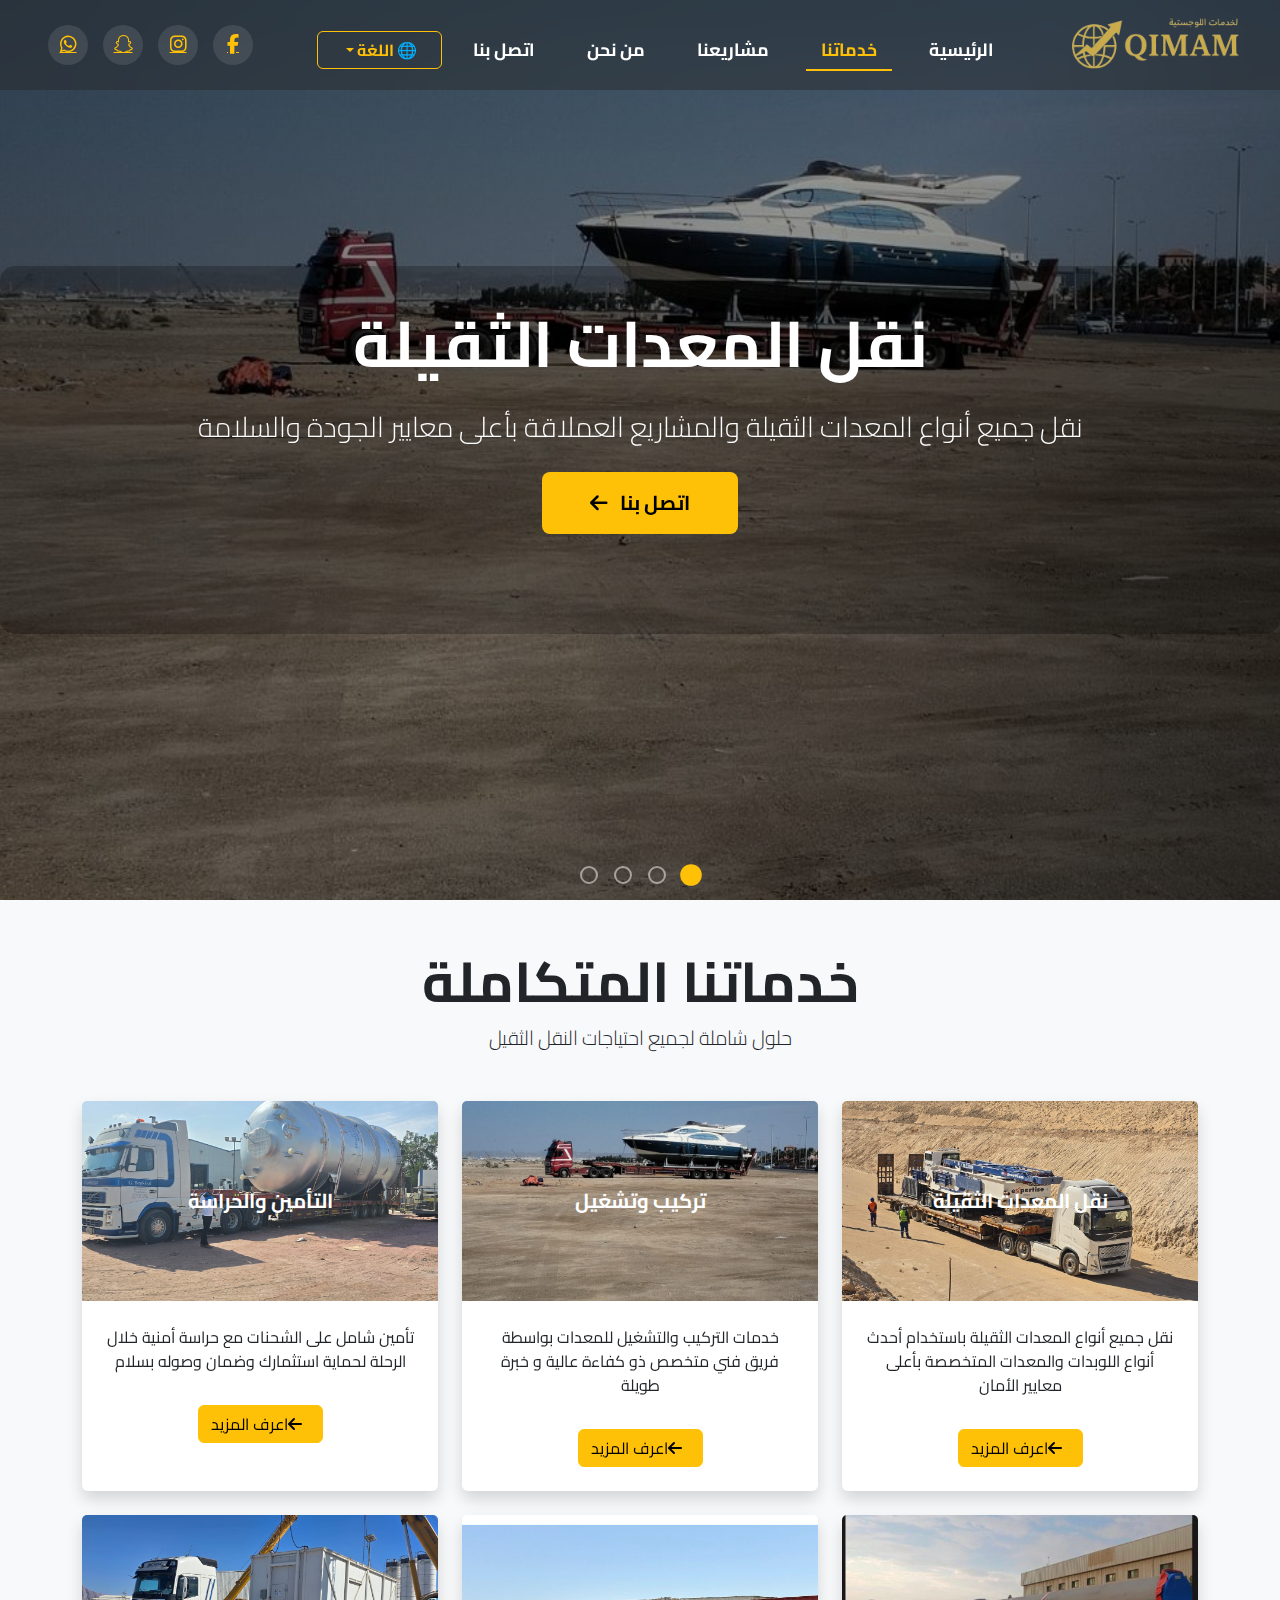
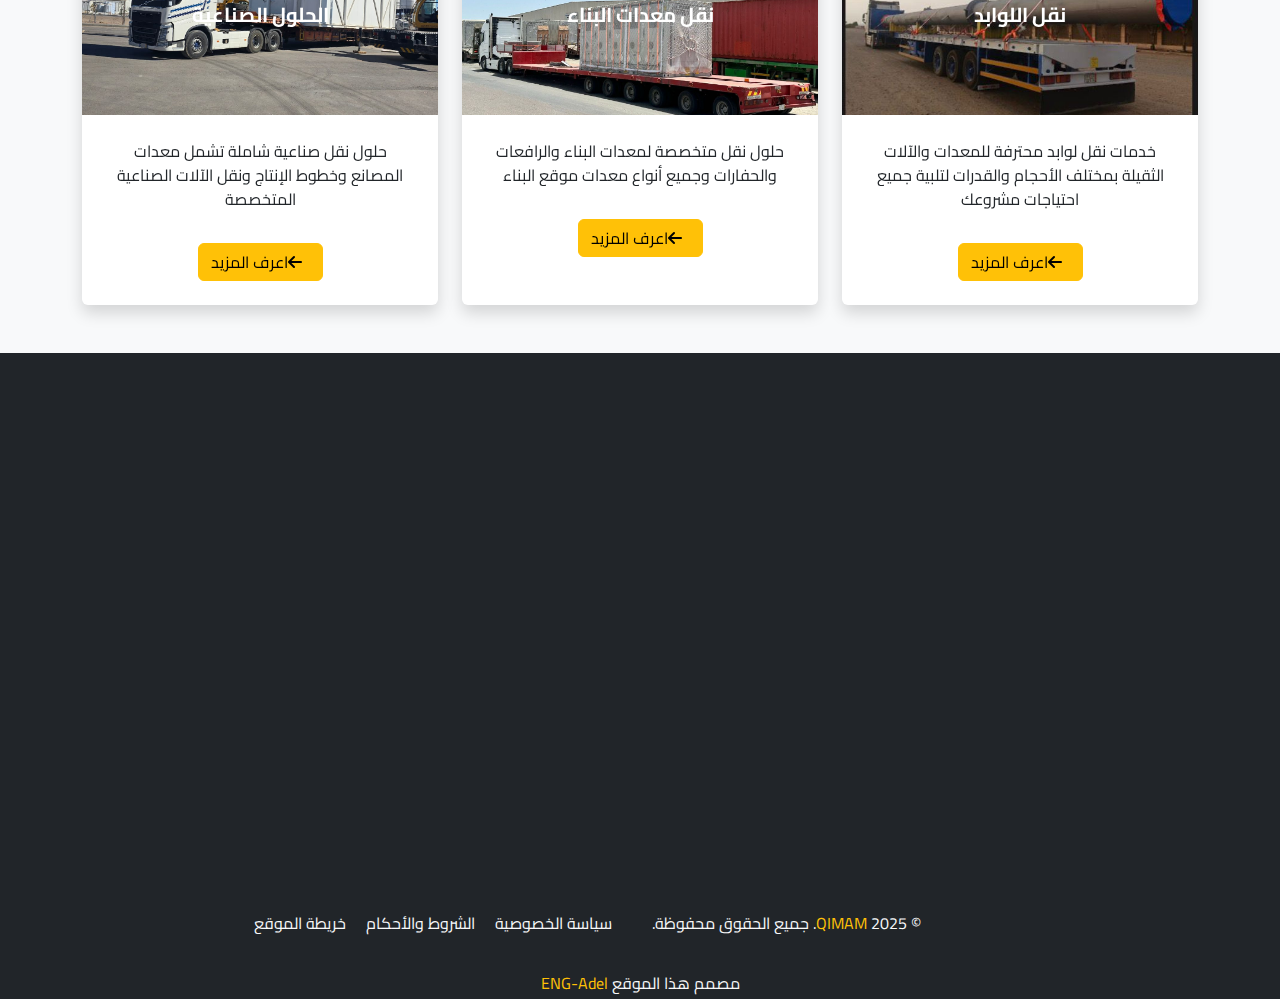
<file: servces.html>
<!DOCTYPE html>
<html lang="ar" dir="rtl">

<head>
  <meta charset="UTF-8" />
  <meta name="viewport" content="width=device-width, initial-scale=1.0" />


  <!-- ====================== SEO BASICS ====================== -->
  <title>تأجير لوبد بالرياض | QIMAM للنقل الثقيل والخدمات اللوجستية</title>
  <meta name="description"
    content="شركة قمم للنقل تقدم خدمات تأجير لوبد بالرياض لنقل المعدات الثقيلة والسيارات بأمان وسرعة، بأسطول حديث وأسعار منافسة." />
  <meta name="keywords"
    content="تأجير لوبد بالرياض, لوبد للايجار بالرياض, نقل معدات ثقيلة الرياض, شركة قمم للنقل الثقيل, QIMAM, Lowbed Rental Riyadh, Heavy Transport Riyadh" />
  <meta name="robots" content="index, follow" />
  <meta name="author" content="شركة قمم للنقل الثقيل والخدمات اللوجستية" />
  <link rel="canonical" href="https://qimam-elmadar.com/" />

  <!-- ====================== MULTI LANGUAGE SUPPORT ====================== -->
  <link rel="alternate" href="https://qimam-elmadar.com/" hreflang="ar" />
  <link rel="alternate" href="https://qimam-elmadar.com/en/" hreflang="en" />
  <link rel="alternate" href="https://qimam-elmadar.com/" hreflang="x-default" />

  <!-- ====================== SOCIAL META ====================== -->
  <meta property="og:locale" content="ar_SA" />
  <meta property="og:type" content="website" />
  <meta property="og:title" content="تأجير لوبد بالرياض | شركة قمم للنقل الثقيل" />
  <meta property="og:description"
    content="تأجير لوبد بالرياض بأفضل الأسعار وخدمة نقل آمنة وسريعة للمعدات الثقيلة من شركة قمم." />
  <meta property="og:url" content="https://qimam-elmadar.com/" />
  <meta property="og:site_name" content="شركة قمم للنقل الثقيل" />
  <meta property="og:image" content="https://qimam-elmadar.com/images/lowbed.jpg" />

  <meta name="twitter:card" content="summary_large_image" />
  <meta name="twitter:title" content="تأجير لوبد بالرياض | شركة قمم للنقل الثقيل" />
  <meta name="twitter:description"
    content="شركة قمم تقدم خدمات تأجير لوبد بالرياض بأسطول حديث وخدمة احترافية." />
  <meta name="twitter:image" content="https://qimam-elmadar.com/images/lowbed.jpg" />

  <!-- ====================== STRUCTURED DATA ====================== -->
  <script type="application/ld+json">
    {
      "@context": "https://schema.org",
      "@type": "LocalBusiness",
      "name": "شركة قمم للنقل الثقيل والخدمات اللوجستية",
      "image": "https://qimam-elmadar.com/images/lowbed.jpg",
      "@id": "https://qimam-elmadar.com/",
      "url": "https://qimam-elmadar.com/",
      "telephone": "+966557087329",
      "address": {
        "@type": "PostalAddress",
        "streetAddress": "الرياض",
        "addressLocality": "الرياض",
        "addressCountry": "SA"
      },
      "geo": {
        "@type": "GeoCoordinates",
        "latitude": 24.7136,
        "longitude": 46.6753
      },
      "openingHours": "Mo-Su 00:00-23:59",
      "priceRange": "$$",
      "description": "تأجير لوبد بالرياض لنقل المعدات الثقيلة والسيارات بأمان وسرعة من شركة قمم للنقل الثقيل."
    }
  </script>

  <!-- ====================== SEARCH ACTION SCHEMA ====================== -->
  <script type="application/ld+json">
    {
      "@context": "https://schema.org",
      "@type": "WebSite",
      "url": "https://qimam-elmadar.com/",
      "potentialAction": {
        "@type": "SearchAction",
        "target": "https://qimam-elmadar.com/search?q={search_term_string}",
        "query-input": "required name=search_term_string"
      }
    }
  </script>

  <!-- ====================== FAQ STRUCTURED DATA ====================== -->
  <script type="application/ld+json">
    {
      "@context": "https://schema.org",
      "@type": "FAQPage",
      "mainEntity": [
        {
          "@type": "Question",
          "name": "ما هي خدمات شركة قمم للنقل الثقيل؟",
          "acceptedAnswer": {
            "@type": "Answer",
            "text": "نقدم خدمات تأجير لوبد بالرياض ونقل المعدات الثقيلة والسيارات والآليات داخل وخارج الرياض بأعلى معايير الأمان."
          }
        },
        {
          "@type": "Question",
          "name": "كيف يمكنني حجز لوبد بالرياض؟",
          "acceptedAnswer": {
            "@type": "Answer",
            "text": "يمكنك الاتصال بنا مباشرة عبر الهاتف 0557087329 أو من خلال واتساب للحجز السريع."
          }
        },
        {
          "@type": "Question",
          "name": "هل توفرون خدمة النقل بين المدن؟",
          "acceptedAnswer": {
            "@type": "Answer",
            "text": "نعم، نوفر خدمات النقل الثقيل بين جميع مدن المملكة بأسعار تنافسية."
          }
        }
      ]
    }
  </script>

  <!-- ====================== STYLES & ICONS ====================== -->
   <link rel="preload" href="https://fonts.googleapis.com/css2?family=Cairo:wght@300;400;600;700&display=swap" as="style">

  <link rel="icon" href="images/favicon.ico" type="image/x-icon" />
  <link rel="stylesheet" href="https://cdn.jsdelivr.net/npm/bootstrap@5.3.0/dist/css/bootstrap.min.css" />
  <link rel="stylesheet" href="https://cdnjs.cloudflare.com/ajax/libs/font-awesome/6.4.0/css/all.min.css" />
  <link rel="stylesheet" href="https://cdnjs.cloudflare.com/ajax/libs/animate.css/4.1.1/animate.min.css" />
  <link href="https://fonts.googleapis.com/css2?family=Cairo:wght@300;400;600;700&display=swap" rel="stylesheet" />
    <link rel="stylesheet" href="css/servces.css">

</head>

<body>
    <!-- شريط التنقل -->
    <nav class="navbar navbar-expand-lg navbar-dark fixed-top ">

        <!-- اللوجو على اليسار -->
        <a class="navbar-brand me-0 " href="index.html">
            <img class="logo-img" src="logo/WhatsApp_Image_2025-10-25_at_7.09.24_PM-removebg-preview.png" alt="logo">
        </a>

        <!-- زر القائمة -->
        <button class="navbar-toggler border-0" type="button" data-bs-toggle="collapse" data-bs-target="#navbarNav">
            <span class="navbar-toggler-icon"></span>
        </button>

        <!-- القائمة في المنتصف -->
        <div class="collapse navbar-collapse" id="navbarNav">
            <ul class="navbar-nav mx-auto fw-bold">
                <li class="nav-item">
                    <a class="nav-link text-white" href="index.html">الرئيسية</a>
                </li>
                <li class="nav-item">
                    <a class="nav-link text-warning active" href="servces.html">خدماتنا</a>
                </li>
                <li class="nav-item">
                    <a class="nav-link text-white" href="projects.html">مشاريعنا</a>
                </li>
                <li class="nav-item">
                    <a class="nav-link text-white" href="about.html">من نحن</a>
                </li>
                <li class="nav-item">
                    <a class="nav-link text-white" href="contact.html">اتصل بنا</a>
                </li>
            </ul>
              <!--  زر تغيير اللغة -->
  <div class="dropdown ms-lg-3 mt-3 mt-lg-0 text-center text-lg-start">
    <button
      class="btn btn-outline-warning dropdown-toggle fw-bold px-4"
      type="button"
      id="languageDropdown"
      data-bs-toggle="dropdown"
      aria-expanded="false"
    >
      🌐 اللغة
    </button>
    <ul class="dropdown-menu dropdown-menu-end bg-dark" aria-labelledby="languageDropdown">
      <li>
        <a class="dropdown-item text-white fw-semibold active" href="servces.html">العربية</a>
      </li>
      <li>
        <a class="dropdown-item text-white fw-semibold" href="servces-E.html">English</a>
      </li>
    </ul>
  </div>
</div>
        </div>

        <!-- السوشيال ميديا على اليمين -->
        <div class="nav-social d-none d-lg-flex align-items-center mx-5">
            <a href="https://www.facebook.com/share/g/14TC215Wuqz/?mibextid=wwXIfr" class="text-warning" title="Facebook">
                <i class="fab fa-facebook-f"></i>
            </a>
            <a href="https://www.instagram.com/2016qimam/" class="text-warning" title="Instagram">
                <i class="fab fa-instagram"></i>
            </a>
            <a href="https://snapchat.com/t/yZ1PTGJZ" class="text-warning" title="Snapchat">
                <i class="fab fa-snapchat-ghost"></i>
            </a>
            <a href="https://api.whatsapp.com/send/?phone=966557087329" class="text-warning" title="WhatsApp">
                <i class="fab fa-whatsapp"></i>
            </a>
        </div>

    </nav>

<!--  Hero Slider Section -->
<section class="hero-slider-section position-relative overflow-hidden" style="height: 100vh;">
  <div id="heroCarousel" class="carousel slide carousel-fade h-100" data-bs-ride="carousel" data-bs-interval="2500">

    <!--  Indicators -->
    <div class="carousel-indicators">
      <button type="button" data-bs-target="#heroCarousel" data-bs-slide-to="0" class="active indicator-btn" aria-label="Slide 1"></button>
      <button type="button" data-bs-target="#heroCarousel" data-bs-slide-to="1" class="indicator-btn" aria-label="Slide 2"></button>
      <button type="button" data-bs-target="#heroCarousel" data-bs-slide-to="2" class="indicator-btn" aria-label="Slide 3"></button>
      <button type="button" data-bs-target="#heroCarousel" data-bs-slide-to="3" class="indicator-btn" aria-label="Slide 4"></button>
    </div>

    <!-- Slides -->
    <div class="carousel-inner h-100">

      <!-- Slide 1 -->
      <div class="carousel-item active h-100 position-relative">
        <img src="img/WhatsApp Image 2025-10-21 at 5.12.29 PM (2).jpeg" class="slide-img" alt="نقل المعدات الثقيلة">
        <div class="slide-overlay"></div>
        <div class="container h-100 d-flex align-items-center">
          <div class="carousel-caption text-center text-white">
            <h1 class="display-3 fw-bold mb-4 slide-title">نقل المعدات الثقيلة</h1>
            <p class="lead mb-4 fs-3 slide-text">
              نقل جميع أنواع المعدات الثقيلة والمشاريع العملاقة بأعلى معايير الجودة والسلامة
            </p>
            <a href="tel:0557087329" class="text-decoration-none text-dark">
              <button class="btn btn-warning btn-lg px-5 py-3 fw-bold slide-btn">
                اتصل بنا <i class="fas fa-arrow-left me-2"></i>
              </button>
            </a>
          </div>
        </div>
      </div>

      <!-- Slide 2 -->
      <div class="carousel-item h-100 position-relative">
        <img src="img/WhatsApp Image 2025-10-21 at 5.12.29 PM.jpeg" class="slide-img" alt="الحلول اللوجستية المتكاملة">
        <div class="slide-overlay"></div>
        <div class="container h-100 d-flex align-items-center">
          <div class="carousel-caption text-center text-white">
            <h1 class="display-3 fw-bold mb-4 slide-title">الحلول اللوجستية المتكاملة</h1>
            <p class="lead mb-4 fs-3 slide-text">حلول شاملة تغطي جميع جوانب سلسلة التوريد والنقل</p>
            <a href="tel:0557087329" class="text-decoration-none text-dark">
              <button class="btn btn-warning btn-lg px-5 py-3 fw-bold slide-btn">
                اتصل بنا <i class="fas fa-arrow-left me-2"></i>
              </button>
            </a>
          </div>
        </div>
      </div>

      <!-- Slide 3 -->
      <div class="carousel-item h-100 position-relative">
        <img src="img/WhatsApp Image 2025-10-21 at 5.12.29 PM (3).jpeg" class="slide-img" alt="النقل متعدد الوسائط">
        <div class="slide-overlay"></div>
        <div class="container h-100 d-flex align-items-center">
          <div class="carousel-caption text-center text-white">
            <h1 class="display-3 fw-bold mb-4 slide-title">النقل متعدد الوسائط</h1>
            <p class="lead mb-4 fs-3 slide-text">دمج وسائل النقل المختلفة لتقديم حلول فعالة وموفرة</p>
            <a href="tel:0557087329" class="text-decoration-none text-dark">
              <button class="btn btn-warning btn-lg px-5 py-3 fw-bold slide-btn">
                اتصل بنا <i class="fas fa-arrow-left me-2"></i>
              </button>
            </a>
          </div>
        </div>
      </div>

      <!-- Slide 4 -->
      <div class="carousel-item h-100 position-relative">
        <img src="img/WhatsApp Image 2025-10-21 at 5.12.31 PM (1).jpeg" class="slide-img" alt="التأمين والحراسة">
        <div class="slide-overlay"></div>
        <div class="container h-100 d-flex align-items-center">
          <div class="carousel-caption text-center text-white">
            <h1 class="display-3 fw-bold mb-4 slide-title">خدمة تأجير لوابد</h1>
            <p class="lead mb-4 fs-3 slide-text">جميع الأحجام هايدروليك و عادي</p>
            <a href="tel:0557087329" class="text-decoration-none text-dark">
              <button class="btn btn-warning btn-lg px-5 py-3 fw-bold slide-btn">
                اتصل بنا <i class="fas fa-arrow-left me-2"></i>
              </button>
            </a>
          </div>
        </div>
      </div>
    </div>

    <!-- 🔁 Controls -->
    <button class="carousel-control-prev" type="button" data-bs-target="#heroCarousel" data-bs-slide="prev">
      <span class="carousel-control-prev-icon" aria-hidden="true"></span>
      <span class="visually-hidden">السابق</span>
    </button>
    <button class="carousel-control-next" type="button" data-bs-target="#heroCarousel" data-bs-slide="next">
      <span class="carousel-control-next-icon" aria-hidden="true"></span>
      <span class="visually-hidden">التالي</span>
    </button>
  </div>
</section>


    <!-- Services Section -->
    <section id="services" class="py-5 bg-light">
        <div class="container">
            <div class="text-center mb-5">
                <h2 class="display-4 fw-bold services-title">خدماتنا المتكاملة</h2>
                <p class="lead services-subtitle">حلول شاملة لجميع احتياجات النقل الثقيل</p>
            </div>

            <div class="row g-4">
                <!-- Service 1 -->
                <div class="col-md-4">
                    <div class="card service-card h-100 border-0 shadow service-item" data-animate="fadeInLeft">
                        <div class="card-img-top position-relative overflow-hidden" style="height: 200px;">
                            <img src="img/WhatsApp Image 2025-10-21 at 5.12.29 PM (4).jpeg"
                                class="w-100 h-100 object-fit-cover" alt="نقل المعدات الثقيلة">
                            <div
                                class="position-absolute top-0 start-0 w-100 h-100  bg-opacity-40 d-flex align-items-center justify-content-center">
                                <h5 class="text-white fw-bold mb-0">نقل المعدات الثقيلة</h5>
                            </div>
                        </div>
                        <div class="card-body text-center p-4">
                            <p class="card-text">نقل جميع أنواع المعدات الثقيلة باستخدام أحدث أنواع اللوبدات والمعدات
                                المتخصصة بأعلى معايير الأمان</p>
                            <a href="#" class="btn btn-warning mt-3">
                                <i class="fas fa-arrow-left me-2"></i>اعرف المزيد
                            </a>
                        </div>
                    </div>
                </div>

                <!-- Service 2 -->
                <div class="col-md-4">
                    <div class="card service-card h-100 border-0 shadow service-item" data-animate="fadeInUp">
                        <div class="card-img-top position-relative overflow-hidden" style="height: 200px;">
                            <img src="img/WhatsApp Image 2025-10-21 at 5.12.29 PM (2).jpeg"
                                class="w-100 h-100 object-fit-cover" alt="تركيب وتشغيل المعدات">
                            <div
                                class="position-absolute top-0 start-0 w-100 h-100  bg-opacity-40 d-flex align-items-center justify-content-center">
                                <h5 class="text-white fw-bold mb-0">تركيب وتشغيل</h5>
                            </div>
                        </div>
                        <div class="card-body text-center p-4">
                            <p class="card-text">خدمات التركيب والتشغيل للمعدات بواسطة فريق فني متخصص ذو كفاءة عالية و
                                خبرة طويلة</p>
                            <a href="#" class="btn btn-warning mt-3">
                                <i class="fas fa-arrow-left me-2"></i>اعرف المزيد
                            </a>
                        </div>
                    </div>
                </div>

                <!-- Service 3 -->
                <div class="col-md-4">
                    <div class="card service-card h-100 border-0 shadow service-item" data-animate="fadeInRight">
                        <div class="card-img-top position-relative overflow-hidden" style="height: 200px;">
                            <img src="img/WhatsApp Image 2025-10-21 at 5.12.28 PM (3).jpeg"
                                class="w-100 h-100 object-fit-cover" alt="التأمين والحراسة">
                            <div
                                class="position-absolute top-0 start-0 w-100 h-100 bg-opacity-50 d-flex align-items-center justify-content-center">
                                <h5 class="text-white fw-bold mb-0">التأمين والحراسة</h5>
                            </div>
                        </div>
                        <div class="card-body text-center p-4">
                            <p class="card-text">تأمين شامل على الشحنات مع حراسة أمنية خلال الرحلة لحماية استثمارك وضمان
                                وصوله بسلام</p>
                            <a href="#" class="btn btn-warning mt-3">
                                <i class="fas fa-arrow-left me-2"></i>اعرف المزيد
                            </a>
                        </div>
                    </div>
                </div>
               <!-- Service 4 -->
<div class="col-md-4">
    <div class="card service-card h-100 border-0 shadow service-item" data-animate="fadeInRight">
        <div class="card-img-top position-relative overflow-hidden" style="height: 200px;">
            <img src="img/WhatsApp Image 2025-10-21 at 5.12.32 PM.jpeg"
                class="w-100 h-100 object-fit-cover" alt="نقل اللوابد">
            <div
                class="position-absolute top-0 start-0 w-100 h-100 bg-opacity-50 d-flex align-items-center justify-content-center">
                <h5 class="text-white fw-bold mb-0">نقل اللوابد</h5>
            </div>
        </div>
        <div class="card-body text-center p-4">
            <p class="card-text">خدمات نقل لوابد محترفة للمعدات والآلات الثقيلة بمختلف الأحجام والقدرات لتلبية جميع احتياجات مشروعك</p>
            <a href="#" class="btn btn-warning mt-3">
                <i class="fas fa-arrow-left me-2"></i>اعرف المزيد
            </a>
        </div>
    </div>
</div>
<!-- Service 5 -->
<div class="col-md-4">
    <div class="card service-card h-100 border-0 shadow service-item" data-animate="fadeInRight">
        <div class="card-img-top position-relative overflow-hidden" style="height: 200px;">
            <img src="img/WhatsApp Image 2025-10-21 at 5.12.32 PM (3).jpeg"
                class="w-100 h-100 object-fit-cover" alt="نقل معدات البناء">
            <div
                class="position-absolute top-0 start-0 w-100 h-100 bg-opacity-50 d-flex align-items-center justify-content-center">
                <h5 class="text-white fw-bold mb-0">نقل معدات البناء</h5>
            </div>
        </div>
        <div class="card-body text-center p-4">
            <p class="card-text">حلول نقل متخصصة لمعدات البناء والرافعات والحفارات وجميع أنواع معدات موقع البناء</p>
            <a href="#" class="btn btn-warning mt-3">
                <i class="fas fa-arrow-left me-2"></i>اعرف المزيد
            </a>
        </div>
    </div>
</div>
<!-- Service 6 -->
<div class="col-md-4">
    <div class="card service-card h-100 border-0 shadow service-item" data-animate="fadeInRight">
        <div class="card-img-top position-relative overflow-hidden" style="height: 200px;">
            <img src="img/WhatsApp Image 2025-10-21 at 5.12.29 PM (5).jpeg"
                class="w-100 h-100 object-fit-cover" alt="الحلول الصناعية">
            <div
                class="position-absolute top-0 start-0 w-100 h-100 bg-opacity-50 d-flex align-items-center justify-content-center">
                <h5 class="text-white fw-bold mb-0">الحلول الصناعية</h5>
            </div>
        </div>
        <div class="card-body text-center p-4">
            <p class="card-text">حلول نقل صناعية شاملة تشمل معدات المصانع وخطوط الإنتاج ونقل الآلات الصناعية المتخصصة</p>
            <a href="#" class="btn btn-warning mt-3">
                <i class="fas fa-arrow-left me-2"></i>اعرف المزيد
            </a>
        </div>
    </div>
</div>
            </div>
        </div>
    </section>
    <!-- Footer -->
    <footer class="bg-dark text-white pt-5">
        <div class="container">
            <div class="row g-4">
                <!-- Column 1: About -->
                <div class="col-lg-4 col-md-6 animate-on-scroll animate-fade-in-up">
                    <div class="footer-about">
                        <img style="width: 60%; height: 60%;"
                            src="logo/WhatsApp_Image_2025-10-25_at_7.09.24_PM-removebg-preview.png" alt="QIMAM">

                        <p class="text-light mb-4">
                            شركة رائدة في مجال النقل الثقيل والحلول اللوجستية المتكاملة.
                            نقدم خدماتنا بأعلى معايير الجودة والسلامة.
                        </p>
                        <div class="social-links">
                            <!-- Facebook -->
                            <a href="https://www.facebook.com/share/g/14TC215Wuqz/?mibextid=wwXIfr" class="social-btn facebook me-2 hover-effect" title="Facebook">
                                <i class="fab fa-facebook-f fa-lg"></i>
                            </a>
                            <!-- Instagram -->
                            <a href="https://www.instagram.com/2016qimam/" class="social-btn instagram me-2 hover-effect" title="Instagram">
                                <i class="fab fa-instagram fa-lg"></i>
                            </a>
                            <!-- Snapchat -->
                            <a href="https://snapchat.com/t/yZ1PTGJZ" class="social-btn snapchat me-2 hover-effect" title="Snapchat">
                                <i class="fab fa-snapchat-ghost fa-lg"></i>
                            </a>
                            <!-- WhatsApp -->
                            <a href="https://api.whatsapp.com/send/?phone=966557087329"
                                class="social-btn whatsapp me-2 hover-effect" title="WhatsApp">
                                <i class="fab fa-whatsapp fa-lg"></i>
                            </a>
                        </div>
                    </div>
                </div>

                <!-- Column 2: Quick Links -->
                <div class="col-lg-2 col-md-6 animate-on-scroll animate-fade-in-up delay-100">
                    <h6 class="fw-bold mb-4 text-warning">روابط سريعة</h6>
                    <ul class="list-unstyled">
                        <li class="mb-2">
                            <a href="index.html" class="text-white text-decoration-none hover-effect service-item">
                                <i class="fas fa-arrow-left text-warning me-3 small transition-all mx-1"></i>الرئيسية
                            </a>
                        </li>
                        <li class="mb-2">
                            <a href="servces.html" class="text-warning text-decoration-none hover-effect service-item">
                                <i class="fas fa-arrow-left text-warning me-3 small transition-all mx-1"></i>خدماتنا
                            </a>
                        </li>
                        <li class="mb-2">
                            <a href="projects.html" class="text-white text-decoration-none hover-effect service-item">
                                <i class="fas fa-arrow-left text-warning me-3 small transition-all mx-1"></i>مشاريعنا
                            </a>
                        </li>
                        <li class="mb-2">
                            <a href="contact.html" class="text-white text-decoration-none hover-effect service-item">
                                <i class="fas fa-arrow-left text-warning me-3 small transition-all mx-1"></i>تتبع الشحنة
                            </a>
                        </li>
                        <li class="mb-2">
                            <a href="about.html" class="text-white text-decoration-none hover-effect service-item">
                                <i class="fas fa-arrow-left text-warning me-3 small transition-all mx-1"></i>عن الشركة
                            </a>
                        </li>
                    </ul>
                </div>

                <!-- Column 3: Services -->
                <div class="col-lg-3 col-md-6 animate-on-scroll animate-fade-in-up delay-200">
                    <h6 class="fw-bold mb-4 text-warning">خدماتنا</h6>
                    <ul class="list-unstyled">
                        <li class="mb-2">
                            <a href="#" class="text-light text-decoration-none hover-effect service-item">
                                <i class="fas fa-arrow-left text-warning me-3 small transition-all mx-1"></i>نقل المعدات
                                الثقيلة
                            </a>
                        </li>
                        <li class="mb-2">
                            <a href="#" class="text-light text-decoration-none hover-effect service-item">
                                <i class="fas fa-arrow-left text-warning me-3 small transition-all mx-1"></i>النقل متعدد
                                الوسائط
                            </a>
                        </li>
                        <li class="mb-2">
                            <a href="#" class="text-light text-decoration-none hover-effect service-item">
                                <i class="fas fa-arrow-left text-warning me-3 small transition-all mx-1"></i>الحلول
                                اللوجستية
                            </a>
                        </li>
                        <li class="mb-2">
                            <a href="#" class="text-light text-decoration-none hover-effect service-item">
                                <i class="fas fa-arrow-left text-warning me-3 small transition-all mx-1"></i>التخزين
                                والمستودعات
                            </a>
                        </li>
                        <li class="mb-2">
                            <a href="#" class="text-light text-decoration-none hover-effect service-item">
                                <i class="fas fa-arrow-left text-warning me-3 small transition-all mx-1"></i>التركيب
                                والتشغيل
                            </a>
                        </li>
                    </ul>
                </div>

                <!-- Column 4: Contact -->
                <div class="col-lg-3 col-md-6 animate-on-scroll animate-fade-in-up delay-300">
                    <h6 class="fw-bold mb-4 text-warning">اتصل بنا</h6>
                    <div class="contact-info">
                        <div class="d-flex align-items-center mb-3">
                            <div class="icon-wrapper bg-warning rounded-circle d-flex align-items-center justify-content-center me-3"
                                style="width: 35px; height: 35px;">
                                <i class="fas fa-map-marker-alt text-dark" style="font-size: 14px;"></i>
                            </div>
                            <div>
                                <small class="text-light mx-1">المملكة العربية السعودية - الرياض</small>
                            </div>
                        </div>

                        <div class="d-flex align-items-center mb-3">
                            <div class="icon-wrapper bg-warning rounded-circle d-flex align-items-center justify-content-center me-3"
                                style="width: 35px; height: 35px;">
                                <i class="fas fa-phone text-dark" style="font-size: 14px;"></i>
                            </div>
                            <div>
                                                                <a href="tel:0557087329" class="text-light mx-1 text-decoration-none">0557087329</a>

                            </div>
                        </div>

                        <div class="d-flex align-items-center mb-3">
                            <div class="icon-wrapper bg-warning rounded-circle d-flex align-items-center justify-content-center me-3"
                                style="width: 35px; height: 35px;">
                                <i class="fas fa-envelope text-dark" style="font-size: 14px;"></i>
                            </div>
                            <div>
                                <small class="text-light mx-1">info@qimam-elmadar.com</small>
                            </div>
                        </div>

                        <div class="d-flex align-items-center">
                            <div class="icon-wrapper bg-warning rounded-circle d-flex align-items-center justify-content-center me-3"
                                style="width: 35px; height: 35px;">
                                <i class="fas fa-clock text-dark" style="font-size: 14px;"></i>
                            </div>
                            <div>
                                <small class="text-light mx-1">٢٤ ساعة - ٧ أيام</small>
                            </div>
                        </div>
                    </div>
                </div>
            </div>

              <!-- Newsletter Section -->
            <div class="row mt-5 animate-on-scroll animate-fade-in-up">
                <div class="col-12">
                    <div class="card bg-secondary border-0">
                        <div class="card-body p-4">
                            <div class="row align-items-center">
                                <div class="col-lg-6 mb-3 mb-lg-0">
                                    <h6 class="fw-bold mb-2 text-warning">اشترك في نشرتنا البريدية</h6>
                                    <p class="text-light mb-0 small">احصل على آخر العروض والأخبار في مجال النقل الثقيل
                                    </p>
                                </div>
                            </div>
                        </div>
                    </div>
                </div>
            </div>

            <!-- Bottom Footer -->
            <div class="row mt-4 pt-3">
                <div class="col-md-6 text-center text-md-start">
                    <p class="mb-0 text-light ">
                        &copy; 2025 <span class="text-warning">QIMAM</span>. جميع الحقوق محفوظة.
                    </p>
                </div>
                <div class="col-md-6 text-center text-md-end">
                    <div class="footer-links">
                        <a href="#" class="text-light text-decoration-none  me-3 ">سياسة الخصوصية</a>
                        <a href="#" class="text-light text-decoration-none  me-3 ">الشروط والأحكام</a>
                        <a href="#" class="text-light text-decoration-none  me-3 ">خريطة الموقع</a>
                    </div>
                </div>
            </div>

            <!-- قسم المصمم -->
            <div class="row mt-3 pt-3">
                <div class="col-12 text-center">
                    <div class="text-light hover-effect my-1">
                        مصمم هذا الموقع
                        <a href="https://www.linkedin.com/in/eng-adel-elgyoushy-193084365/"
                            class="text-decoration-none text-warning">ENG-Adel</a>
                    </div>
                </div>
            </div>
        </div>
    </footer>

    <!-- زر السكرول للأعلى -->
    <button id="backToTop" class="back-to-top">
        ↑
    </button>

    <!-- Bootstrap & JavaScript -->
    <script src="https://cdn.jsdelivr.net/npm/bootstrap@5.3.0/dist/js/bootstrap.bundle.min.js"></script>
    <script src="js/main.js"></script>
</file>
<file: css/style.css>
/* ===== RESET & BASE STYLES ===== */
* {
    margin: 0;
    padding: 0;
    box-sizing: border-box;
}
        :root {
            --primary-color: #ffc107;
            --dark-color: #1a1a1a;
            --light-color: #f8f9fa;
        }

body {
    font-family: 'Cairo', sans-serif;
}

nav{
    background-color: #27272771;
    height: 10%;
    text-align: center;
}
           .content-section {
            padding: 60px 0;
            min-height: 100vh;
        }
        
        /* تنسيقات النافبار */
        .navbar {
            /* background-color: var(--dark-bg); */
            backdrop-filter: blur(10px);
            padding: 10px 0;
            transition: all 0.3s ease;
        }
        
        .navbar-brand {
            transition: all 0.3s ease;
            width: 100%;
        }

        .navbar-brand:hover {
            transform: scale(1.05);
            transition: 0.3s;
        }
        
        .logo-img {
            width: 100%;
            max-width: 180px;
            height: auto;
            object-fit: contain;
        }

        .nav-link {
            position: relative;
            transition: all 0.3s ease;
            text-align: center;
            margin: 0 5px;
            border-radius: 5px;
            padding: 8px 15px !important;
        }

        .nav-link::after {
            content: '';
            position: absolute;
            bottom: 0;
            right: 0;
            width: 0;
            height: 2px;
            background: var(--primary-color);
            transition: width 0.3s ease;
        }

        .nav-link:hover::after,
        .nav-link.active::after {
            width: 100%;
        }

        /* تنسيقات السوشيال ميديا */
        .nav-social {
            display: flex;
            gap: 15px;
            font-size: 1.2rem;
        }

        .nav-social a {
            transition: all 0.3s ease;
            width: 40px;
            height: 40px;
            display: flex;
            align-items: center;
            justify-content: center;
            border-radius: 50%;
            background: rgba(255, 255, 255, 0.1);
        }

        .nav-social a:hover {
            opacity: 1;
            transform: translateY(-4px);
            background: var(--primary-color);
            color: #000 !important;
        }

        .nav-link:hover {
            color: var(--primary-color) !important;
            background: rgba(255, 255, 255, 0.1);
        }

        /* تنسيقات زر القائمة للموبايل */
        .navbar-toggler {
            border: 1px solid rgba(255, 255, 255, 0.3);
            padding: 5px 10px;
        }
        
        .navbar-toggler:focus {
            box-shadow: none;
        }
        
        /* تنسيقات القائمة المنسدلة للموبايل */
        .navbar-collapse {
            margin-top: 10px;
        }
        
/* ===== MEDIA QUERIES ===== */

/* شاشات كبيرة (لاب توب - أكبر من 1200px) */
@media (min-width: 1200px) {
    .navbar-brand {
        width: 20%;
    }
    .logo-img {
        max-width: 200px;
    }
    .navbar-nav {
        gap: 12px;
    }
    .nav-link {
        font-size: 1.1rem;
    }
}

/* شاشات متوسطة (تابلت أفقي - 992px إلى 1199px) */
@media (min-width: 992px) and (max-width: 1199.98px) {

    
    .navbar-brand {
        width: 20%;
    }
    .logo-img {
        max-width: 160px;
    }
    .navbar-nav {
        gap: 8px;
    }
    .nav-link {
        font-size: 1rem;
        padding: 6px 12px !important;
    }
}

/* شاشات صغيرة (تابلت عمودي - 768px إلى 991px) */
@media (min-width: 768px) and (max-width: 991.98px) {
   nav {
        height: 15vh;
        margin-top: -30px;
        align-items: center;
    }

    .navbar-brand {
        width: 20%;
    }
    .logo-img {
        max-width: 180px;
    }
    .navbar-nav {
        gap: 5px;
    }
    .nav-link {
        font-size: 0.95rem;
        padding: 5px 10px !important;
    }
    .nav-social {
        gap: 10px;
        font-size: 1.1rem;
    }
    .nav-social a {
        width: 36px;
        height: 36px;
    }
}

/* شاشات جد صغيرة (موبايل أفقي - 576px إلى 767px) */
@media (min-width: 576px) and (max-width: 767.98px) {
    nav {
        height: 13vh;
        margin-top: -50px;
        align-items: center;
    }
    .navbar-brand {
        width: 32%;
    }
    .logo-img {
        max-width: 150px;
    }
    .navbar-collapse {
        background-color: rgba(39, 39, 39, 0.95);
        padding: 15px;
        border-radius: 10px;
        margin-top: 12px;
    }
    .navbar-nav {
        gap: 6px;
    }
    .nav-link {
        font-size: 1rem;
        padding: 8px 15px !important;
        margin: 3px 0;
    }
    .nav-social {
        justify-content: center;
        margin-top: 15px;
        gap: 14px;
    }
}

/* شاشات موبايل (أقل من 576px) */
@media (max-width: 575.98px) {
    nav {
        height: 12vh;
        margin-top: -50px;
        align-items: center;
    }
    .navbar {
        padding: 8px 0;
    }
    .navbar-brand {
        width: 45%;
    }
    .logo-img {
        max-width: 150px;
    }
    .navbar-collapse {
        background-color: rgba(39, 39, 39, 0.95);
        padding: 10px;
        border-radius: 8px;
        margin-top: 10px;
    }
    .navbar-nav {
        gap: 3px;
    }
    .nav-link {
        font-size: 0.95rem;
        padding: 8px 12px !important;
        margin: 3px 0;
    }
    .nav-social {
        justify-content: center;
        margin-top: 10px;
        gap: 12px;
        font-size: 1.1rem;
    }
    .nav-social a {
        width: 35px;
        height: 35px;
    }
}

/* شاشات صغيرة جداً (أقل من 400px) */
@media (max-width: 399.98px) {
    .navbar-brand {
        width: 50%;
    }
    .logo-img {
        max-width: 90px;
    }
    .nav-link {
        font-size: 0.9rem;
        padding: 6px 10px !important;
    }
    .nav-social {
        gap: 10px;
        font-size: 1rem;
    }
    .nav-social a {
        width: 32px;
        height: 32px;
    }
}

/* تحسينات للوضع الأفقي على الموبايل */
@media (max-height: 500px) and (orientation: landscape) {
    .navbar {
        min-height: 60px;
    }
    .navbar-brand {
        width: 25%;
    }
    .logo-img {
        max-width: 85px;
    }
    .navbar-collapse {
        padding: 8px;
    }
}


/* ===== TRANSITION EFFECTS ===== */
.nav-social a,
.nav-link,
.hover-effect,
.service-card,
.icon-wrapper,
.social-btn,
.back-to-top,
.service-item,
.transition-all {
    transition: all 0.3s ease;
}

/* ===== HOVER EFFECTS ===== */
.nav-social a:hover {
    opacity: 1;
    transform: translateY(-4px);
}

.nav-link:hover,
.service-item:hover {
    color: #ffc107 !important;
}

.hover-effect:hover,
.social-btn:hover,
.back-to-top:hover {
    transform: scale(1.05);
}




.service-card:hover {
    transform: translateY(-10px);
    box-shadow: 0 10px 30px rgba(0,0,0,0.2) !important;
}

.service-card:hover .icon-wrapper {
    transform: scale(1.2);
}

.service-item:hover {
    transform: translateX(-5px);
    color: #ffc107 !important;
}

.service-item:hover .transition-all {
    transform: translateX(-3px);
}

/* ===== HERO SECTION ===== */
.hero-section {
    background: linear-gradient(rgba(0,0,0,0.7), rgba(0,0,0,0.7)), 
                url('/img/WhatsApp\ Image\ 2025-10-21\ at\ 5.12.29\ PM\ \(5\).jpeg');
    background-size: cover;
    background-position: center;
    height: 100vh;
    color: white;
}



/* ===== ANIMATION CLASSES ===== */
.animate-on-scroll,
.animate-fade-in-up {
    opacity: 0;
    transform: translateY(30px);
    transition: all 0.6s ease;
}

.animate-fade-in-left {
    opacity: 0;
    transform: translateX(-30px);
    transition: all 0.6s ease;
}

.animate-fade-in-right {
    opacity: 0;
    transform: translateX(30px);
    transition: all 0.6s ease;
}

.animate-fade-in-down {
    opacity: 0;
    transform: translateY(-30px);
    transition: all 0.6s ease;
}

/* Active animation states */
.animate-on-scroll.animated,
.animate-fade-in-up.animated,
.animate-fade-in-left.animated,
.animate-fade-in-right.animated,
.animate-fade-in-down.animated {
    opacity: 1;
    transform: translate(0);
}

/* ===== ANIMATION DELAYS ===== */
.delay-100 { transition-delay: 0.1s !important; }
.delay-200 { transition-delay: 0.2s !important; }
.delay-300 { transition-delay: 0.3s !important; }
.delay-400 { transition-delay: 0.4s !important; }
.delay-500 { transition-delay: 0.5s !important; }

/* ===== SOCIAL MEDIA BUTTONS ===== */
.social-btn {
    display: inline-flex;
    align-items: center;
    justify-content: center;
    width: 40px;
    height: 40px;
    border-radius: 50%;
    text-decoration: none;
    position: relative;
    overflow: hidden;
}

.social-btn::before {
    content: '';
    position: absolute;
    top: 0;
    left: 0;
    width: 100%;
    height: 100%;
    background: rgba(255,255,255,0.1);
    opacity: 0;
    transition: opacity 0.3s ease;
}

.social-btn:hover::before {
    opacity: 1;
}

.social-btn i {
    position: relative;
    z-index: 1;
    color: white;
}

/* Social platform specific styles */
.social-btn.facebook {
    background: linear-gradient(135deg, #1877F2, #166FE5);
    box-shadow: 0 4px 15px rgba(24,119,242,0.3);
}

.social-btn.instagram {
    background: linear-gradient(135deg, #E4405F, #C13584, #833AB4, #5851DB, #405DE6);
    box-shadow: 0 4px 15px rgba(228,64,95,0.3);
}

.social-btn.snapchat {
    background: linear-gradient(135deg, #FFFC00, #FFF000);
    box-shadow: 0 4px 15px rgba(255,252,0,0.3);
}

.social-btn.whatsapp {
    background: linear-gradient(135deg, #25D366, #128C7E);
    box-shadow: 0 4px 15px rgba(37,211,102,0.3);
}

.social-btn.snapchat i {
    color: #000 !important;
    text-shadow: 1px 1px 2px rgba(0,0,0,0.1);
}

.social-btn:hover {
    transform: translateY(-3px) scale(1.1);
}

/* Hover shadow effects */
.social-btn.facebook:hover { box-shadow: 0 6px 20px rgba(24,119,242,0.4); }
.social-btn.instagram:hover { box-shadow: 0 6px 20px rgba(228,64,95,0.4); }
.social-btn.snapchat:hover { box-shadow: 0 6px 20px rgba(255,252,0,0.4); }
.social-btn.whatsapp:hover { box-shadow: 0 6px 20px rgba(37,211,102,0.4); }

/* ===== FOOTER & LAYOUT ===== */
.social-links {
    display: flex;
    gap: 8px;
    flex-wrap: wrap;
}

.footer-about {
    border-right: 2px solid #ffc107;
    padding-right: 20px;
}

.back-to-top {
    position: fixed;
    bottom: 20px;
    right: 20px;
    width: 45px;
    height: 45px;
    background: #ffc107;
    border: none;
    border-radius: 50%;
    color: #000;
    font-size: 18px;
    cursor: pointer;
    box-shadow: 0 2px 10px rgba(0,0,0,0.3);
    z-index: 1000;
    opacity: 0;
}

.back-to-top.show {
    opacity: 1;
}

.back-to-top:hover {
    background: #e0a800;
}

/* ===== LOGISTICS SECTION ===== */
.logistics-section {
    background: linear-gradient(135deg, #f8f9fa 0%, #e9ecef 100%);
    padding: 5rem 0;
    overflow: hidden;
    position: relative;
}

.progress-bar-container {
    position: absolute;
    top: 0;
    right: 0;
    height: 100%;
    width: 8px;
    background: rgba(0,0,0,0.1);
    z-index: 1;
}

.progress-bar {
    position: absolute;
    top: 0;
    right: 0;
    width: 100%;
    height: 0%;
    background: linear-gradient(to bottom, #ffc107, #ff8c00);
    transition: height 0.3s ease;
    border-radius: 4px;
}

.article-content {
    padding: 2rem;
    position: relative;
    z-index: 2;
}

.section-title {
    position: relative;
    margin-bottom: 2rem;
    color: #1a1a2e;
    opacity: 0;
    transform: translateX(-50px);
    transition: all 0.8s ease;
}

.section-title.animated {
    opacity: 1;
    transform: translateX(0);
}

.section-title::after {
    content: '';
    position: absolute;
    bottom: -10px;
    right: 0;
    width: 80px;
    height: 4px;
    background: #ffc107;
    border-radius: 2px;
}

.lead-text {
    opacity: 0;
    transform: translateY(30px);
    transition: all 0.8s ease 0.2s;
}

.lead-text.animated {
    opacity: 1;
    transform: translateY(0);
}

.feature-list {
    list-style: none;
    padding: 0;
}

.feature-list li {
    padding: 0.5rem 0;
    border-bottom: 1px solid #dee2e6;
    opacity: 0;
    transform: translateX(-30px);
    transition: all 0.6s ease;
}

.feature-list li.animated {
    opacity: 1;
    transform: translateX(0);
}

.feature-list li:before {
    content: "✓";
    color: #28a745;
    font-weight: bold;
    margin-left: 0.5rem;
}

.trailer-img {
    border-radius: 15px;
    box-shadow: 0 10px 30px rgba(0,0,0,0.1);
    height: 100%;
    object-fit: cover;
    opacity: 0;
    transform: translateX(50px) scale(0.9);
    transition: all 0.8s ease 0.4s;
}

.trailer-img.animated {
    opacity: 1;
    transform: translateX(0) scale(1);
}

/* ===== STATS CARDS ===== */
.stats-cards {
    margin-top: 3rem;
}

.stats-cards .stat-card {
    background: white;
    border-radius: 15px;
    box-shadow: 0 5px 15px rgba(0,0,0,0.08);
    transition: transform 0.3s ease;
    height: 100%;
    opacity: 0;
    transform: translateY(30px);
    transition: all 0.6s ease;
}

.stats-cards .stat-card.animated {
    opacity: 1;
    transform: translateY(0);
}

.stats-cards .stat-card:hover {
    transform: translateY(-5px);
}

.stat-icon {
    opacity: 0;
    transform: scale(0.8);
    transition: all 0.5s ease 0.2s;
}

.stat-icon.animated {
    opacity: 1;
    transform: scale(1);
}

.stat-number {
    opacity: 0;
    transform: translateY(20px);
    transition: all 0.5s ease 0.4s;
}

.stat-number.animated {
    opacity: 1;
    transform: translateY(0);
}

.stat-label {
    opacity: 0;
    transition: all 0.5s ease 0.6s;
}

.stat-label.animated {
    opacity: 1;
}

.stat-progress {
    opacity: 0;
    transform: translateY(10px);
    transition: all 0.5s ease 0.8s;
}

.stat-progress.animated {
    opacity: 1;
    transform: translateY(0);
}

/* ===== RESPONSIVE DESIGN ===== */
@media (max-width: 768px) {
    .footer-about {
        border-right: none;
        border-bottom: 2px solid #ffc107;
        padding-right: 0;
        padding-bottom: 20px;
        margin-bottom: 20px;
    }
    
    .progress-bar-container {
        width: 6px;
    }
    
    .stat-card {
        margin-bottom: 1.5rem;
    }

}
</file>
<file: css/about.css>
/* ===== RESET & BASE STYLES ===== */
* {
    margin: 0;
    padding: 0;
    box-sizing: border-box;
}
        :root {
            --primary-color: #ffc107;
            --dark-color: #1a1a1a;
            --light-color: #f8f9fa;
        }


body{
        font-family: 'Cairo', sans-serif;
        background-color: rgb(228, 228, 228);
}

nav{
    background-color: #27272771;
    height: 10%;
    text-align: center;
}
           .content-section {
            padding: 60px 0;
            min-height: 100vh;
        }
        
        /* تنسيقات النافبار */
        .navbar {
            /* background-color: var(--dark-bg); */
            backdrop-filter: blur(10px);
            padding: 10px 0;
            transition: all 0.3s ease;
        }
        
        .navbar-brand {
            transition: all 0.3s ease;
            width: 100%;
        }

        .navbar-brand:hover {
            transform: scale(1.05);
            transition: 0.3s;
        }
        
        .logo-img {
            width: 100%;
            max-width: 180px;
            height: auto;
            object-fit: contain;
        }

        .nav-link {
            position: relative;
            transition: all 0.3s ease;
            text-align: center;
            margin: 0 5px;
            border-radius: 5px;
            padding: 8px 15px !important;
        }

        .nav-link::after {
            content: '';
            position: absolute;
            bottom: 0;
            right: 0;
            width: 0;
            height: 2px;
            background: var(--primary-color);
            transition: width 0.3s ease;
        }

        .nav-link:hover::after,
        .nav-link.active::after {
            width: 100%;
        }

        /* تنسيقات السوشيال ميديا */
        .nav-social {
            display: flex;
            gap: 15px;
            font-size: 1.2rem;
        }

        .nav-social a {
            transition: all 0.3s ease;
            width: 40px;
            height: 40px;
            display: flex;
            align-items: center;
            justify-content: center;
            border-radius: 50%;
            background: rgba(255, 255, 255, 0.1);
        }

        .nav-social a:hover {
            opacity: 1;
            transform: translateY(-4px);
            background: var(--primary-color);
            color: #000 !important;
        }

        .nav-link:hover {
            color: var(--primary-color) !important;
            background: rgba(255, 255, 255, 0.1);
        }

        /* تنسيقات زر القائمة للموبايل */
        .navbar-toggler {
            border: 1px solid rgba(255, 255, 255, 0.3);
            padding: 5px 10px;
        }
        
        .navbar-toggler:focus {
            box-shadow: none;
        }
        
        /* تنسيقات القائمة المنسدلة للموبايل */
        .navbar-collapse {
            margin-top: 10px;
        }
        
/* ===== MEDIA QUERIES ===== */

/* شاشات كبيرة (لاب توب - أكبر من 1200px) */
@media (min-width: 1200px) {
    .navbar-brand {
        width: 20%;
    }
    .logo-img {
        max-width: 200px;
    }
    .navbar-nav {
        gap: 12px;
    }
    .nav-link {
        font-size: 1.1rem;
    }
}

/* شاشات متوسطة (تابلت أفقي - 992px إلى 1199px) */
@media (min-width: 992px) and (max-width: 1199.98px) {

    
    .navbar-brand {
        width: 19%;
    }
    .logo-img {
        max-width: 160px;
    }
    .navbar-nav {
        gap: 8px;
    }
    .nav-link {
        font-size: 1rem;
        padding: 6px 12px !important;
    }
}

/* شاشات صغيرة (تابلت عمودي - 768px إلى 991px) */
@media (min-width: 768px) and (max-width: 991.98px) {
   nav {
        height: 15vh;
        margin-top: -30px;
        align-items: center;
    }

    .navbar-brand {
        width: 20%;
    }
    .logo-img {
        max-width: 180px;
    }
    .navbar-nav {
        gap: 5px;
    }
    .nav-link {
        font-size: 0.95rem;
        padding: 5px 10px !important;
    }
    .nav-social {
        gap: 10px;
        font-size: 1.1rem;
    }
    .nav-social a {
        width: 36px;
        height: 36px;
    }
}

/* شاشات جد صغيرة (موبايل أفقي - 576px إلى 767px) */
@media (min-width: 576px) and (max-width: 767.98px) {
    nav {
        height: 13vh;
        margin-top: -50px;
        align-items: center;
    }
    .navbar-brand {
        width: 32%;
    }
    .logo-img {
        max-width: 150px;
    }
    .navbar-collapse {
        background-color: rgba(39, 39, 39, 0.95);
        padding: 15px;
        border-radius: 10px;
        margin-top: 12px;
    }
    .navbar-nav {
        gap: 6px;
    }
    .nav-link {
        font-size: 1rem;
        padding: 8px 15px !important;
        margin: 3px 0;
    }
    .nav-social {
        justify-content: center;
        margin-top: 15px;
        gap: 14px;
    }
}

/* شاشات موبايل (أقل من 576px) */
@media (max-width: 575.98px) {
    nav {
        height: 12vh;
        margin-top: -50px;
        align-items: center;
    }
    .navbar {
        padding: 8px 0;
    }
    .navbar-brand {
        width: 45%;
    }
    .logo-img {
        max-width: 150px;
    }
    .navbar-collapse {
        background-color: rgba(39, 39, 39, 0.95);
        padding: 10px;
        border-radius: 8px;
        margin-top: 10px;
    }
    .navbar-nav {
        gap: 3px;
    }
    .nav-link {
        font-size: 0.95rem;
        padding: 8px 12px !important;
        margin: 3px 0;
    }
    .nav-social {
        justify-content: center;
        margin-top: 10px;
        gap: 12px;
        font-size: 1.1rem;
    }
    .nav-social a {
        width: 35px;
        height: 35px;
    }
}

/* شاشات صغيرة جداً (أقل من 400px) */
@media (max-width: 399.98px) {
    .navbar-brand {
        width: 50%;
    }
    .logo-img {
        max-width: 90px;
    }
    .nav-link {
        font-size: 0.9rem;
        padding: 6px 10px !important;
    }
    .nav-social {
        gap: 10px;
        font-size: 1rem;
    }
    .nav-social a {
        width: 32px;
        height: 32px;
    }
}

/* تحسينات للوضع الأفقي على الموبايل */
@media (max-height: 500px) and (orientation: landscape) {
    .navbar {
        min-height: 60px;
    }
    .navbar-brand {
        width: 25%;
    }
    .logo-img {
        max-width: 85px;
    }
    .navbar-collapse {
        padding: 8px;
    }
}


/* ===== TRANSITION EFFECTS ===== */
.nav-social a,
.nav-link,
.hover-effect,
.service-card,
.icon-wrapper,
.social-btn,
.back-to-top,
.service-item,
.transition-all {
    transition: all 0.3s ease;
}

/* ===== HOVER EFFECTS ===== */
.nav-social a:hover {
    opacity: 1;
    transform: translateY(-4px);
}

.nav-link:hover,
.service-item:hover {
    color: #ffc107 !important;
}

.hover-effect:hover,
.social-btn:hover,
.back-to-top:hover {
    transform: scale(1.05);
}

.service-card:hover {
    transform: translateY(-10px);
    box-shadow: 0 10px 30px rgba(0,0,0,0.2) !important;
}

.service-card:hover .icon-wrapper {
    transform: scale(1.2);
}

.service-item:hover {
    transform: translateX(-5px);
    color: #ffc107 !important;
}

.service-item:hover .transition-all {
    transform: translateX(-3px);
}

/* ===== HERO SECTION ===== */
.hero-section {
    background: linear-gradient(rgba(0,0,0,0.7), rgba(0,0,0,0.7)), 
                url('/img/WhatsApp\ Image\ 2025-10-21\ at\ 5.12.29\ PM\ \(5\).jpeg');
    background-size: cover;
    background-position: center;
    height: 100vh;
    color: white;
}

.hero-img{
    height: 90vh;
}


/* ===== ANIMATION CLASSES ===== */
.animate-on-scroll,
.animate-fade-in-up {
    opacity: 0;
    transform: translateY(30px);
    transition: all 0.6s ease;
}

.animate-fade-in-left {
    opacity: 0;
    transform: translateX(-30px);
    transition: all 0.6s ease;
}

.animate-fade-in-right {
    opacity: 0;
    transform: translateX(30px);
    transition: all 0.6s ease;
}

.animate-fade-in-down {
    opacity: 0;
    transform: translateY(-30px);
    transition: all 0.6s ease;
}

/* Active animation states */
.animate-on-scroll.animated,
.animate-fade-in-up.animated,
.animate-fade-in-left.animated,
.animate-fade-in-right.animated,
.animate-fade-in-down.animated {
    opacity: 1;
    transform: translate(0);
}

/* ===== ANIMATION DELAYS ===== */
.delay-100 { transition-delay: 0.1s !important; }
.delay-200 { transition-delay: 0.2s !important; }
.delay-300 { transition-delay: 0.3s !important; }
.delay-400 { transition-delay: 0.4s !important; }
.delay-500 { transition-delay: 0.5s !important; }

/* ===== SOCIAL MEDIA BUTTONS ===== */
.social-btn {
    display: inline-flex;
    align-items: center;
    justify-content: center;
    width: 40px;
    height: 40px;
    border-radius: 50%;
    text-decoration: none;
    position: relative;
    overflow: hidden;
}

.social-btn::before {
    content: '';
    position: absolute;
    top: 0;
    left: 0;
    width: 100%;
    height: 100%;
    background: rgba(255,255,255,0.1);
    opacity: 0;
    transition: opacity 0.3s ease;
}

.social-btn:hover::before {
    opacity: 1;
}

.social-btn i {
    position: relative;
    z-index: 1;
    color: white;
}

/* Social platform specific styles */
.social-btn.facebook {
    background: linear-gradient(135deg, #1877F2, #166FE5);
    box-shadow: 0 4px 15px rgba(24,119,242,0.3);
}

.social-btn.instagram {
    background: linear-gradient(135deg, #E4405F, #C13584, #833AB4, #5851DB, #405DE6);
    box-shadow: 0 4px 15px rgba(228,64,95,0.3);
}

.social-btn.snapchat {
    background: linear-gradient(135deg, #FFFC00, #FFF000);
    box-shadow: 0 4px 15px rgba(255,252,0,0.3);
}

.social-btn.whatsapp {
    background: linear-gradient(135deg, #25D366, #128C7E);
    box-shadow: 0 4px 15px rgba(37,211,102,0.3);
}

.social-btn.snapchat i {
    color: #000 !important;
    text-shadow: 1px 1px 2px rgba(0,0,0,0.1);
}

.social-btn:hover {
    transform: translateY(-3px) scale(1.1);
}

/* Hover shadow effects */
.social-btn.facebook:hover { box-shadow: 0 6px 20px rgba(24,119,242,0.4); }
.social-btn.instagram:hover { box-shadow: 0 6px 20px rgba(228,64,95,0.4); }
.social-btn.snapchat:hover { box-shadow: 0 6px 20px rgba(255,252,0,0.4); }
.social-btn.whatsapp:hover { box-shadow: 0 6px 20px rgba(37,211,102,0.4); }

/* ===== FOOTER & LAYOUT ===== */
.social-links {
    display: flex;
    gap: 8px;
    flex-wrap: wrap;
}

.footer-about {
    border-right: 2px solid #ffc107;
    padding-right: 20px;
}

.back-to-top {
    position: fixed;
    bottom: 20px;
    right: 20px;
    width: 45px;
    height: 45px;
    background: #ffc107;
    border: none;
    border-radius: 50%;
    color: #000;
    font-size: 18px;
    cursor: pointer;
    box-shadow: 0 2px 10px rgba(0,0,0,0.3);
    z-index: 1000;
    opacity: 0;
}

.back-to-top.show {
    opacity: 1;
}

.back-to-top:hover {
    background: #e0a800;
}



/* ===== RESPONSIVE DESIGN ===== */
@media (max-width: 768px) {
    .footer-about {
        border-right: none;
        border-bottom: 2px solid #ffc107;
        padding-right: 0;
        padding-bottom: 20px;
        margin-bottom: 20px;
    }
    
    .progress-bar-container {
        width: 6px;
    }
    
    .stat-card {
        margin-bottom: 1.5rem;
    }

}








/* ===== حل مشكلة تغطية النافبار للمحتوى ===== */

/* المساحة العلوية للمحتوى لتجنب تغطية النافبار */


/* عند تصغير الشاشة (تابلت) */
@media (max-width: 992px) {
    body {
        padding-top: 0px;
    }
}

/* على الموبايل */
@media (max-width: 768px) {
    body {
        padding-top: 0px;
    }

    header .ratio {
        height: 60vh !important; /* الصورة تبقى متناسبة مع الشاشة */
    }

    header .position-absolute {
        width: 90% !important;
        padding: 15px !important;
    }

    header h1 {
        font-size: 1.8rem !important;
    }

    header p {
        font-size: 1rem !important;
    }
}

/* على الموبايلات الصغيرة جداً */
@media (max-width: 480px) {
    body {
        padding-top: 0px;
    }

    header .ratio {
        height: 55vh !important;
    }

    header h1 {
        font-size: 1.5rem !important;
    }

    header p {
        font-size: 0.9rem !important;
    }
}
</file>
<file: css/contact.css>
/* ===== RESET & BASE STYLES ===== */
      * {
          margin: 0;
          padding: 0;
          box-sizing: border-box;
      }

      :root {
          --primary-color: #ffc107;
          --dark-color: #1a1a1a;
          --light-color: #f8f9fa;
      }

  
    html, body {
    font-family: 'Cairo', sans-serif;
    max-width: 100%;
    overflow-x: hidden;
}



nav{
    background-color: #27272771;
    height: 10%;
    text-align: center;
}
           .content-section {
            padding: 60px 0;
            min-height: 100vh;
        }
        
        /* تنسيقات النافبار */
        .navbar {
            /* background-color: var(--dark-bg); */
            backdrop-filter: blur(10px);
            padding: 10px 0;
            transition: all 0.3s ease;
        }
        
        .navbar-brand {
            transition: all 0.3s ease;
            width: 100%;
        }

        .navbar-brand:hover {
            transform: scale(1.05);
            transition: 0.3s;
        }
        
        .logo-img {
            width: 100%;
            max-width: 180px;
            height: auto;
            object-fit: contain;
        }

        .nav-link {
            position: relative;
            transition: all 0.3s ease;
            text-align: center;
            margin: 0 5px;
            border-radius: 5px;
            padding: 8px 15px !important;
        }

        .nav-link::after {
            content: '';
            position: absolute;
            bottom: 0;
            right: 0;
            width: 0;
            height: 2px;
            background: var(--primary-color);
            transition: width 0.3s ease;
        }

        .nav-link:hover::after,
        .nav-link.active::after {
            width: 100%;
        }

        /* تنسيقات السوشيال ميديا */
        .nav-social {
            display: flex;
            gap: 15px;
            font-size: 1.2rem;
        }

        .nav-social a {
            transition: all 0.3s ease;
            width: 40px;
            height: 40px;
            display: flex;
            align-items: center;
            justify-content: center;
            border-radius: 50%;
            background: rgba(255, 255, 255, 0.1);
        }

        .nav-social a:hover {
            opacity: 1;
            transform: translateY(-4px);
            background: var(--primary-color);
            color: #000 !important;
        }

        .nav-link:hover {
            color: var(--primary-color) !important;
            background: rgba(255, 255, 255, 0.1);
        }

        /* تنسيقات زر القائمة للموبايل */
        .navbar-toggler {
            border: 1px solid rgba(255, 255, 255, 0.3);
            padding: 5px 10px;
        }
        
        .navbar-toggler:focus {
            box-shadow: none;
        }
        
        /* تنسيقات القائمة المنسدلة للموبايل */
        .navbar-collapse {
            margin-top: 10px;
        }
        
/* ===== MEDIA QUERIES ===== */

/* شاشات كبيرة (لاب توب - أكبر من 1200px) */
@media (min-width: 1200px) {
    .navbar-brand {
        width: 20%;
    }
    .logo-img {
        max-width: 200px;
    }
    .navbar-nav {
        gap: 12px;
    }
    .nav-link {
        font-size: 1.1rem;
    }
}

/* شاشات متوسطة (تابلت أفقي - 992px إلى 1199px) */
@media (min-width: 992px) and (max-width: 1199.98px) {

    
    .navbar-brand {
        width: 20%;
    }
    .logo-img {
        max-width: 160px;
    }
    .navbar-nav {
        gap: 8px;
    }
    .nav-link {
        font-size: 1rem;
        padding: 6px 12px !important;
    }
}

/* شاشات صغيرة (تابلت عمودي - 768px إلى 991px) */
@media (min-width: 768px) and (max-width: 991.98px) {
   nav {
        height: 15vh;
        margin-top: -30px;
        align-items: center;
    }

    .navbar-brand {
        width: 20%;
    }
    .logo-img {
        max-width: 180px;
    }
    .navbar-nav {
        gap: 5px;
    }
    .nav-link {
        font-size: 0.95rem;
        padding: 5px 10px !important;
    }
    .nav-social {
        gap: 10px;
        font-size: 1.1rem;
    }
    .nav-social a {
        width: 36px;
        height: 36px;
    }
}

/* شاشات جد صغيرة (موبايل أفقي - 576px إلى 767px) */
@media (min-width: 576px) and (max-width: 767.98px) {
    nav {
        height: 13vh;
        margin-top: -50px;
        align-items: center;
    }
    .navbar-brand {
        width: 32%;
    }
    .logo-img {
        max-width: 150px;
    }
    .navbar-collapse {
        background-color: rgba(39, 39, 39, 0.95);
        padding: 15px;
        border-radius: 10px;
        margin-top: 12px;
    }
    .navbar-nav {
        gap: 6px;
    }
    .nav-link {
        font-size: 1rem;
        padding: 8px 15px !important;
        margin: 3px 0;
    }
    .nav-social {
        justify-content: center;
        margin-top: 15px;
        gap: 14px;
    }
}

/* شاشات موبايل (أقل من 576px) */
@media (max-width: 575.98px) {
    nav {
        height: 12vh;
        margin-top: -50px;
        align-items: center;
    }
    .navbar {
        padding: 8px 0;
    }
    .navbar-brand {
        width: 45%;
    }
    .logo-img {
        max-width: 150px;
    }
    .navbar-collapse {
        background-color: rgba(39, 39, 39, 0.95);
        padding: 10px;
        border-radius: 8px;
        margin-top: 10px;
    }
    .navbar-nav {
        gap: 3px;
    }
    .nav-link {
        font-size: 0.95rem;
        padding: 8px 12px !important;
        margin: 3px 0;
    }
    .nav-social {
        justify-content: center;
        margin-top: 10px;
        gap: 12px;
        font-size: 1.1rem;
    }
    .nav-social a {
        width: 35px;
        height: 35px;
    }
}

/* شاشات صغيرة جداً (أقل من 400px) */
@media (max-width: 399.98px) {
    .navbar-brand {
        width: 50%;
    }
    .logo-img {
        max-width: 90px;
    }
    .nav-link {
        font-size: 0.9rem;
        padding: 6px 10px !important;
    }
    .nav-social {
        gap: 10px;
        font-size: 1rem;
    }
    .nav-social a {
        width: 32px;
        height: 32px;
    }
}

/* تحسينات للوضع الأفقي على الموبايل */
@media (max-height: 500px) and (orientation: landscape) {
    .navbar {
        min-height: 60px;
    }
    .navbar-brand {
        width: 25%;
    }
    .logo-img {
        max-width: 85px;
    }
    .navbar-collapse {
        padding: 8px;
    }
}


      /* ===== TRANSITION EFFECTS ===== */
      .nav-social a,
      .nav-link,
      .hover-effect,
      .service-card,
      .icon-wrapper,
      .social-btn,
      .back-to-top,
      .service-item,
      .transition-all {
          transition: all 0.3s ease;
      }

      /* ===== HOVER EFFECTS ===== */
      .nav-social a:hover {
          opacity: 1;
          transform: translateY(-4px);
      }

      .nav-link:hover,
      .service-item:hover {
          color: #ffc107 !important;
      }

      .hover-effect:hover,
      .social-btn:hover,
      .back-to-top:hover {
          transform: scale(1.05);
      }


      .contact-hero {
          background: linear-gradient(135deg, #00661f 0%, #01290c 100%);
          color: white;
      }

      .contact-card {
          transition: all 0.3s ease;
          border: none;
          box-shadow: 0 5px 15px rgba(0, 0, 0, 0.1);
      }

      .contact-card:hover {
          transform: translateY(-5px);
          box-shadow: 0 10px 25px rgba(0, 0, 0, 0.15);
      }

      .phone-link {
          text-decoration: none;
          transition: all 0.3s ease;
      }

      .phone-link:hover {
          color: #ffc107 !important;
          transform: translateX(-5px);
      }

      .whatsapp-btn {
          background: linear-gradient(135deg, #25D366, #128C7E);
          border: none;
          transition: all 0.3s ease;
      }

      .whatsapp-btn:hover {
          transform: scale(1.05);
          box-shadow: 0 5px 15px rgba(37, 211, 102, 0.3);

      }


      /* وسائل التواصل مع الهوفر */
      .social-media-item {
          transition: all 0.3s ease;
      }

      .social-media-item:hover {
          transform: translateY(-5px);
          transition: 0.3s;
      }

      /* واتساب */
      .social-media-item:nth-child(1):hover .bg-primary {
          background-color: #25D366 !important;
          transition: 0.3s;
      }

      /* فيس بوك */
      .social-media-item:nth-child(2):hover .bg-info {
          background-color: #1DA1F2 !important;
          transition: 0.3s;
      }

      /* انستغرام */
      .social-media-item:nth-child(3):hover .bg-danger {
          background: linear-gradient(45deg, #f09433, #e6683c, #dc2743, #cc2366, #bc1888) !important;
          transition: 0.3s;
      }

      /* سناب شات */
      .social-media-item:nth-child(4):hover .bg-dark {
          background-color: #FFFC00 !important;
          transition: 0.3s;
      }

      .social-media-item:nth-child(4):hover .fa-snapchat-ghost {
          color: #000 !important;
          transition: 0.3s;
      }

      /* تأثير الهوفر على النص */
      .social-media-item:hover h6 {
          color: #ffc107 !important;
          transition: 0.3s;
      }

      /* تأثير الهوفر على الأيقونات */
      .social-media-item:hover .rounded-circle {
          box-shadow: 0 8px 20px rgba(0, 0, 0, 0.2);
          transform: scale(1.1);
          transition: 0.3s;
      }


      .service-card:hover {
          transform: translateY(-10px);
          box-shadow: 0 10px 30px rgba(0, 0, 0, 0.2) !important;
      }

      .service-card:hover .icon-wrapper {
          transform: scale(1.2);
      }

      /* hover لينكات السريعه */
      .service-item:hover {
          transform: translateX(-5px);
          color: #ffc107 !important;
      }

      .service-item:hover .transition-all {
          transform: translateX(-3px);
      }

      /* ===== HERO SECTION ===== */
      .hero-section {
          background: linear-gradient(rgba(0, 0, 0, 0.7), rgba(0, 0, 0, 0.7)),
              url('/img/WhatsApp\ Image\ 2025-10-21\ at\ 5.12.29\ PM\ \(5\).jpeg');
          background-size: cover;
          background-position: center;
          height: 100vh;
          color: white;
      }

      .navbar-scrolled {
          background-color: #1a1a1a !important;
      }

      /* ===== ANIMATION CLASSES ===== */
      .animate-on-scroll,
      .animate-fade-in-up {
          opacity: 0;
          transform: translateY(30px);
          transition: all 0.6s ease;
      }

      .animate-fade-in-left {
          opacity: 0;
          transform: translateX(-30px);
          transition: all 0.6s ease;
      }

      .animate-fade-in-right {
          opacity: 0;
          transform: translateX(30px);
          transition: all 0.6s ease;
      }

      .animate-fade-in-down {
          opacity: 0;
          transform: translateY(-30px);
          transition: all 0.6s ease;
      }

      /* Active animation states */
      .animate-on-scroll.animated,
      .animate-fade-in-up.animated,
      .animate-fade-in-left.animated,
      .animate-fade-in-right.animated,
      .animate-fade-in-down.animated {
          opacity: 1;
          transform: translate(0);
      }

      /* ===== ANIMATION DELAYS ===== */
      .delay-100 {
          transition-delay: 0.1s !important;
      }

      .delay-200 {
          transition-delay: 0.2s !important;
      }

      .delay-300 {
          transition-delay: 0.3s !important;
      }

      .delay-400 {
          transition-delay: 0.4s !important;
      }

      .delay-500 {
          transition-delay: 0.5s !important;
      }

      /* ===== SOCIAL MEDIA BUTTONS ===== */
      .social-btn {
          display: inline-flex;
          align-items: center;
          justify-content: center;
          width: 40px;
          height: 40px;
          border-radius: 50%;
          text-decoration: none;
          position: relative;
          overflow: hidden;
      }

      .social-btn::before {
          content: '';
          position: absolute;
          top: 0;
          left: 0;
          width: 100%;
          height: 100%;
          background: rgba(255, 255, 255, 0.1);
          opacity: 0;
          transition: opacity 0.3s ease;
      }

      .social-btn:hover::before {
          opacity: 1;
      }

      .social-btn i {
          position: relative;
          z-index: 1;
          color: white;
      }

      /* Social platform specific styles */
      .social-btn.facebook {
          background: linear-gradient(135deg, #1877F2, #166FE5);
          box-shadow: 0 4px 15px rgba(24, 119, 242, 0.3);
      }

      .social-btn.instagram {
          background: linear-gradient(135deg, #E4405F, #C13584, #833AB4, #5851DB, #405DE6);
          box-shadow: 0 4px 15px rgba(228, 64, 95, 0.3);
      }

      .social-btn.snapchat {
          background: linear-gradient(135deg, #FFFC00, #FFF000);
          box-shadow: 0 4px 15px rgba(255, 252, 0, 0.3);
      }

      .social-btn.whatsapp {
          background: linear-gradient(135deg, #25D366, #128C7E);
          box-shadow: 0 4px 15px rgba(37, 211, 102, 0.3);
      }

      .social-btn.snapchat i {
          color: #000 !important;
          text-shadow: 1px 1px 2px rgba(0, 0, 0, 0.1);
      }

      .social-btn:hover {
          transform: translateY(-3px) scale(1.1);
      }

      /* Hover shadow effects */
      .social-btn.facebook:hover {
          box-shadow: 0 6px 20px rgba(24, 119, 242, 0.4);
      }

      .social-btn.instagram:hover {
          box-shadow: 0 6px 20px rgba(228, 64, 95, 0.4);
      }

      .social-btn.snapchat:hover {
          box-shadow: 0 6px 20px rgba(255, 252, 0, 0.4);
      }

      .social-btn.whatsapp:hover {
          box-shadow: 0 6px 20px rgba(37, 211, 102, 0.4);
      }

      /* ===== FOOTER & LAYOUT ===== */
      .social-links {
          display: flex;
          gap: 8px;
          flex-wrap: wrap;
      }

      .footer-about {
          border-right: 2px solid #ffc107;
          padding-right: 20px;
      }

      .back-to-top {
          position: fixed;
          bottom: 20px;
          right: 20px;
          width: 45px;
          height: 45px;
          background: #ffc107;
          border: none;
          border-radius: 50%;
          color: #000;
          font-size: 18px;
          cursor: pointer;
          box-shadow: 0 2px 10px rgba(0, 0, 0, 0.3);
          z-index: 1000;
          opacity: 0;
      }

      .back-to-top.show {
          opacity: 1;
      }

      .back-to-top:hover {
          background: #e0a800;
      }
</file>
<file: css/servces.css>
/* ===== RESET & BASE STYLES ===== */
* {
    margin: 0;
    padding: 0;
    box-sizing: border-box;
}

        :root {
            --primary-color: #ffc107;
            --dark-color: #1a1a1a;
            --light-color: #f8f9fa;
        }



body {
    font-family: 'Cairo', sans-serif;
}

nav{
    background-color: #27272771;
    height: 10%;
    text-align: center;
}
           .content-section {
            padding: 60px 0;
            min-height: 100vh;
        }
        
        /* تنسيقات النافبار */
        .navbar {
            /* background-color: var(--dark-bg); */
            backdrop-filter: blur(10px);
            padding: 10px 0;
            transition: all 0.3s ease;
        }
        
        .navbar-brand {
            transition: all 0.3s ease;
            width: 100%;
        }

        .navbar-brand:hover {
            transform: scale(1.05);
            transition: 0.3s;
        }
        
        .logo-img {
            width: 100%;
            max-width: 180px;
            height: auto;
            object-fit: contain;
        }

        .nav-link {
            position: relative;
            transition: all 0.3s ease;
            text-align: center;
            margin: 0 5px;
            border-radius: 5px;
            padding: 8px 15px !important;
        }

        .nav-link::after {
            content: '';
            position: absolute;
            bottom: 0;
            right: 0;
            width: 0;
            height: 2px;
            background: var(--primary-color);
            transition: width 0.3s ease;
        }

        .nav-link:hover::after,
        .nav-link.active::after {
            width: 100%;
        }

        /* تنسيقات السوشيال ميديا */
        .nav-social {
            display: flex;
            gap: 15px;
            font-size: 1.2rem;
        }

        .nav-social a {
            transition: all 0.3s ease;
            width: 40px;
            height: 40px;
            display: flex;
            align-items: center;
            justify-content: center;
            border-radius: 50%;
            background: rgba(255, 255, 255, 0.1);
        }

        .nav-social a:hover {
            opacity: 1;
            transform: translateY(-4px);
            background: var(--primary-color);
            color: #000 !important;
        }

        .nav-link:hover {
            color: var(--primary-color) !important;
            background: rgba(255, 255, 255, 0.1);
        }

        /* تنسيقات زر القائمة للموبايل */
        .navbar-toggler {
            border: 1px solid rgba(255, 255, 255, 0.3);
            padding: 5px 10px;
        }
        
        .navbar-toggler:focus {
            box-shadow: none;
        }
        
        /* تنسيقات القائمة المنسدلة للموبايل */
        .navbar-collapse {
            margin-top: 10px;
        }
        
/* ===== MEDIA QUERIES ===== */

/* شاشات كبيرة (لاب توب - أكبر من 1200px) */
@media (min-width: 1200px) {
    .navbar-brand {
        width: 20%;
    }
    .logo-img {
        max-width: 200px;
    }
    .navbar-nav {
        gap: 12px;
    }
    .nav-link {
        font-size: 1.1rem;
    }
}

/* شاشات متوسطة (تابلت أفقي - 992px إلى 1199px) */
@media (min-width: 992px) and (max-width: 1199.98px) {

    
    .navbar-brand {
        width: 20%;
    }
    .logo-img {
        max-width: 160px;
    }
    .navbar-nav {
        gap: 8px;
    }
    .nav-link {
        font-size: 1rem;
        padding: 6px 12px !important;
    }
}

/* شاشات صغيرة (تابلت عمودي - 768px إلى 991px) */
@media (min-width: 768px) and (max-width: 991.98px) {
   nav {
        height: 15vh;
        margin-top: -30px;
        align-items: center;
    }

    .navbar-brand {
        width: 20%;
    }
    .logo-img {
        max-width: 180px;
    }
    .navbar-nav {
        gap: 5px;
    }
    .nav-link {
        font-size: 0.95rem;
        padding: 5px 10px !important;
    }
    .nav-social {
        gap: 10px;
        font-size: 1.1rem;
    }
    .nav-social a {
        width: 36px;
        height: 36px;
    }
}

/* شاشات جد صغيرة (موبايل أفقي - 576px إلى 767px) */
@media (min-width: 576px) and (max-width: 767.98px) {
    nav {
        height: 13vh;
        margin-top: -50px;
        align-items: center;
    }
    .navbar-brand {
        width: 32%;
    }
    .logo-img {
        max-width: 150px;
    }
    .navbar-collapse {
        background-color: rgba(39, 39, 39, 0.95);
        padding: 15px;
        border-radius: 10px;
        margin-top: 12px;
    }
    .navbar-nav {
        gap: 6px;
    }
    .nav-link {
        font-size: 1rem;
        padding: 8px 15px !important;
        margin: 3px 0;
    }
    .nav-social {
        justify-content: center;
        margin-top: 15px;
        gap: 14px;
    }
}

/* شاشات موبايل (أقل من 576px) */
@media (max-width: 575.98px) {
    nav {
        height: 12vh;
        margin-top: -50px;
        align-items: center;
    }
    .navbar {
        padding: 8px 0;
    }
    .navbar-brand {
        width: 45%;
    }
    .logo-img {
        max-width: 150px;
    }
    .navbar-collapse {
        background-color: rgba(39, 39, 39, 0.95);
        padding: 10px;
        border-radius: 8px;
        margin-top: 10px;
    }
    .navbar-nav {
        gap: 3px;
    }
    .nav-link {
        font-size: 0.95rem;
        padding: 8px 12px !important;
        margin: 3px 0;
    }
    .nav-social {
        justify-content: center;
        margin-top: 10px;
        gap: 12px;
        font-size: 1.1rem;
    }
    .nav-social a {
        width: 35px;
        height: 35px;
    }
}

/* شاشات صغيرة جداً (أقل من 400px) */
@media (max-width: 399.98px) {
    .navbar-brand {
        width: 50%;
    }
    .logo-img {
        max-width: 90px;
    }
    .nav-link {
        font-size: 0.9rem;
        padding: 6px 10px !important;
    }
    .nav-social {
        gap: 10px;
        font-size: 1rem;
    }
    .nav-social a {
        width: 32px;
        height: 32px;
    }
}

/* تحسينات للوضع الأفقي على الموبايل */
@media (max-height: 500px) and (orientation: landscape) {
    .navbar {
        min-height: 60px;
    }
    .navbar-brand {
        width: 25%;
    }
    .logo-img {
        max-width: 85px;
    }
    .navbar-collapse {
        padding: 8px;
    }
}

/* ===== TRANSITION EFFECTS ===== */
.nav-social a,
.nav-link,
.hover-effect,
.service-card,
.icon-wrapper,
.social-btn,
.back-to-top,
.service-item,
.transition-all {
    transition: all 0.3s ease;
}

/* ===== HOVER EFFECTS ===== */
.nav-social a:hover {
    opacity: 1;
    transform: translateY(-4px);
}

.nav-link:hover,
.service-item:hover {
    color: #ffc107 !important;
}

.hover-effect:hover,
.social-btn:hover,
.back-to-top:hover {
    transform: scale(1.05);
}


.service-card:hover {
    transform: translateY(-10px);
    box-shadow: 0 10px 30px rgba(0,0,0,0.2) !important;
}

.service-card:hover .icon-wrapper {
    transform: scale(1.2);
}

.service-item:hover {
    transform: translateX(-5px);
    color: #ffc107 !important;
}

.service-item:hover .transition-all {
    transform: translateX(-3px);
}


.navbar-scrolled {
    background-color: #1a1a1a !important;
}

/* ===== SOCIAL MEDIA BUTTONS ===== */
.social-btn {
    display: inline-flex;
    align-items: center;
    justify-content: center;
    width: 40px;
    height: 40px;
    border-radius: 50%;
    text-decoration: none;
    position: relative;
    overflow: hidden;
}

.social-btn::before {
    content: '';
    position: absolute;
    top: 0;
    left: 0;
    width: 100%;
    height: 100%;
    background: rgba(255,255,255,0.1);
    opacity: 0;
    transition: opacity 0.3s ease;
}

.social-btn:hover::before {
    opacity: 1;
}

.social-btn i {
    position: relative;
    z-index: 1;
    color: white;
}

/* Social platform specific styles */
.social-btn.facebook {
    background: linear-gradient(135deg, #1877F2, #166FE5);
    box-shadow: 0 4px 15px rgba(24,119,242,0.3);
}

.social-btn.instagram {
    background: linear-gradient(135deg, #E4405F, #C13584, #833AB4, #5851DB, #405DE6);
    box-shadow: 0 4px 15px rgba(228,64,95,0.3);
}

.social-btn.snapchat {
    background: linear-gradient(135deg, #FFFC00, #FFF000);
    box-shadow: 0 4px 15px rgba(255,252,0,0.3);
}

.social-btn.whatsapp {
    background: linear-gradient(135deg, #25D366, #128C7E);
    box-shadow: 0 4px 15px rgba(37,211,102,0.3);
}

.social-btn.snapchat i {
    color: #000 !important;
    text-shadow: 1px 1px 2px rgba(0,0,0,0.1);
}

.social-btn:hover {
    transform: translateY(-3px) scale(1.1);
}

/* Hover shadow effects */
.social-btn.facebook:hover { box-shadow: 0 6px 20px rgba(24,119,242,0.4); }
.social-btn.instagram:hover { box-shadow: 0 6px 20px rgba(228,64,95,0.4); }
.social-btn.snapchat:hover { box-shadow: 0 6px 20px rgba(255,252,0,0.4); }
.social-btn.whatsapp:hover { box-shadow: 0 6px 20px rgba(37,211,102,0.4); }

/* ===== RESPONSIVE DESIGN ===== */
@media (max-width: 768px) {
    .nav-social {
        margin-left: 0;
        justify-content: center;
        margin-top: 15px;
    }
}
        .back-to-top {
            position: fixed;
            bottom: 20px;
            right: 20px;
            width: 50px;
            height: 50px;
            background: #ffc107;
            border: none;
            border-radius: 50%;
            color: #000;
            font-size: 18px;
            cursor: pointer;
            box-shadow: 0 4px 15px rgba(0,0,0,0.2);
            transition: all 0.3s ease;
            z-index: 1000;
            opacity: 0;
        }
        
        .back-to-top.show {
            opacity: 1;
        }
        
        .back-to-top:hover {
            background: #e0a800;
            transform: scale(1.1);
        }
        
      
  
        /* فلتر المشاريع */
        .filter-buttons {
            display: flex;
            justify-content: center;
            flex-wrap: wrap;
            gap: 10px;
            margin-bottom: 40px;
        }
        
        .filter-btn {
            background: transparent;
            border: 2px solid var(--primary-color);
            color: var(--dark-color);
            padding: 10px 25px;
            border-radius: 25px;
            transition: all 0.3s ease;
            font-weight: bold;
        }
        
        .filter-btn.active,
        .filter-btn:hover {
            background: var(--primary-color);
            color: white;
            transform: translateY(-2px);
        }
        
        /* تأثيرات خاصة */
        .parallax-bg {
            background-attachment: fixed;
            background-position: center;
            background-repeat: no-repeat;
            background-size: cover;
        }
        
        .floating-element {
            animation: floating 3s ease-in-out infinite;
        }
        
        @keyframes floating {
            0%, 100% { transform: translateY(0px); }
            50% { transform: translateY(-10px); }
        }
         /* كروت المشاريع */
        .project-card {
            background: white;
            border-radius: 20px;
            overflow: hidden;
            box-shadow: 0 10px 30px rgba(0,0,0,0.1);
            transition: all 0.5s cubic-bezier(0.25, 0.46, 0.45, 0.94);
            position: relative;
            opacity: 0;
            transform: translateY(50px);
        }



          /* تحسين السلايدر */
        .carousel-item {
            transition: transform 0.8s ease-in-out;
        }
        
        .carousel-caption {
            background: rgba(0, 0, 0, 0.24);
            padding: 40px;
            border-radius: 15px;
            /* backdrop-filter: blur(10px); */
        }
        
        
        /** تحسين الصور **/
        .slide-img {
            width: 100%;
            height: 100vh;
            object-fit: cover;
            position: absolute;
            top: 0;
            left: 0;
        }

        .hero-slider-section {
    perspective: 1000px;
}

.slide-img {
    width: 100%;
    height: 100%;
    object-fit: cover;
    object-position: center;
    transform: scale(1.15) translateX(-30px);
    opacity: 0.9;
    filter: brightness(0.8) contrast(1.1);
    transition: all 3.5s cubic-bezier(0.25, 0.46, 0.45, 0.94);
}

.carousel-item.active .slide-img {
    transform: scale(1) translateX(0);
    opacity: 1;
    filter: brightness(1) contrast(1);
}

/* الطبقة الشفافة */
.slide-overlay {
    position: absolute;
    top: 0;
    left: 0;
    width: 100%;
    height: 100%;
    background: linear-gradient(
        135deg,
        rgba(0, 0, 0, 0.541) 0%,
        rgba(0, 0, 0, 0.4) 50%,
        rgba(0, 0, 0, 0.7) 100%
    );
    z-index: 1;
}



.indicator-btn {
    width: 14px !important;
    height: 14px !important;
    border-radius: 50% !important;
    border: 2px solid #fff !important;
    background: transparent !important;
    margin: 0 8px !important;
    transition: all 0.3s ease !important;
    opacity: 0.7;
}

.indicator-btn.active {
    background: #ffc107 !important;
    border-color: #ffc107 !important;
    transform: scale(1.2);
    opacity: 1;
}

.indicator-btn:hover {
    opacity: 1;
    transform: scale(1.1);
}

/* أزرار التحكم */
.carousel-control-prev,
.carousel-control-next {
    width: 60px;
    height: 60px;
    top: 50%;
    transform: translateY(-50%);
    background: rgba(255, 193, 7, 0.9);
    border-radius: 50%;
    margin: 0 20px;
    opacity: 0;
    transition: all 0.3s ease;
}

.hero-slider-section:hover .carousel-control-prev,
.hero-slider-section:hover .carousel-control-next {
    opacity: 1;
}

.carousel-control-prev-icon,
.carousel-control-next-icon {
    background-size: 30px 30px;
    filter: brightness(0) invert(1);
}

/* النص والأنيميشن */
.carousel-caption {
    z-index: 2;
    right: 0;
    left: 0;
    bottom: auto;
    padding-bottom: 100px;
}

.slide-title {
    opacity: 0;
    transform: translateY(50px);
    transition: all 0.8s ease 0.3s;
}

.slide-text {
    opacity: 0;
    transform: translateY(30px);
    transition: all 0.8s ease 0.5s;
}

.slide-btn {
    opacity: 0;
    transform: translateY(20px);
    transition: all 0.8s ease 0.7s;
}

.carousel-item.active .slide-title,
.carousel-item.active .slide-text,
.carousel-item.active .slide-btn {
    opacity: 1;
    transform: translateY(0);
}

/* تأثيرات إضافية */
.slide-btn {
    position: relative;
    overflow: hidden;
    border: none;
    transition: all 0.3s ease !important;
}

.slide-btn::before {
    content: '';
    position: absolute;
    top: 0;
    left: -100%;
    width: 100%;
    height: 100%;
    background: linear-gradient(90deg, transparent, rgba(255,255,255,0.3), transparent);
    transition: left 0.5s ease;
}

.slide-btn:hover::before {
    left: 100%;
}

.slide-btn:hover {
    transform: translateY(-2px) !important;
    box-shadow: 0 8px 25px rgba(255, 191, 0, 0.4);
}

/* تحسينات للجوال */
@media (max-width: 768px) {
    .hero-slider-section {
        height: 70vh;
    }
    
    .carousel-caption {
        padding-bottom: 50px;
    }
    
    .slide-title {
        font-size: 2rem !important;
    } 
    
    .slide-text {
        font-size: 1.2rem !important;
    }
    
    .carousel-control-prev,
    .carousel-control-next {
        opacity: 1;
        width: 45px; 
        height: 45px;
        margin: 0 10px;
    }
}
</file>
